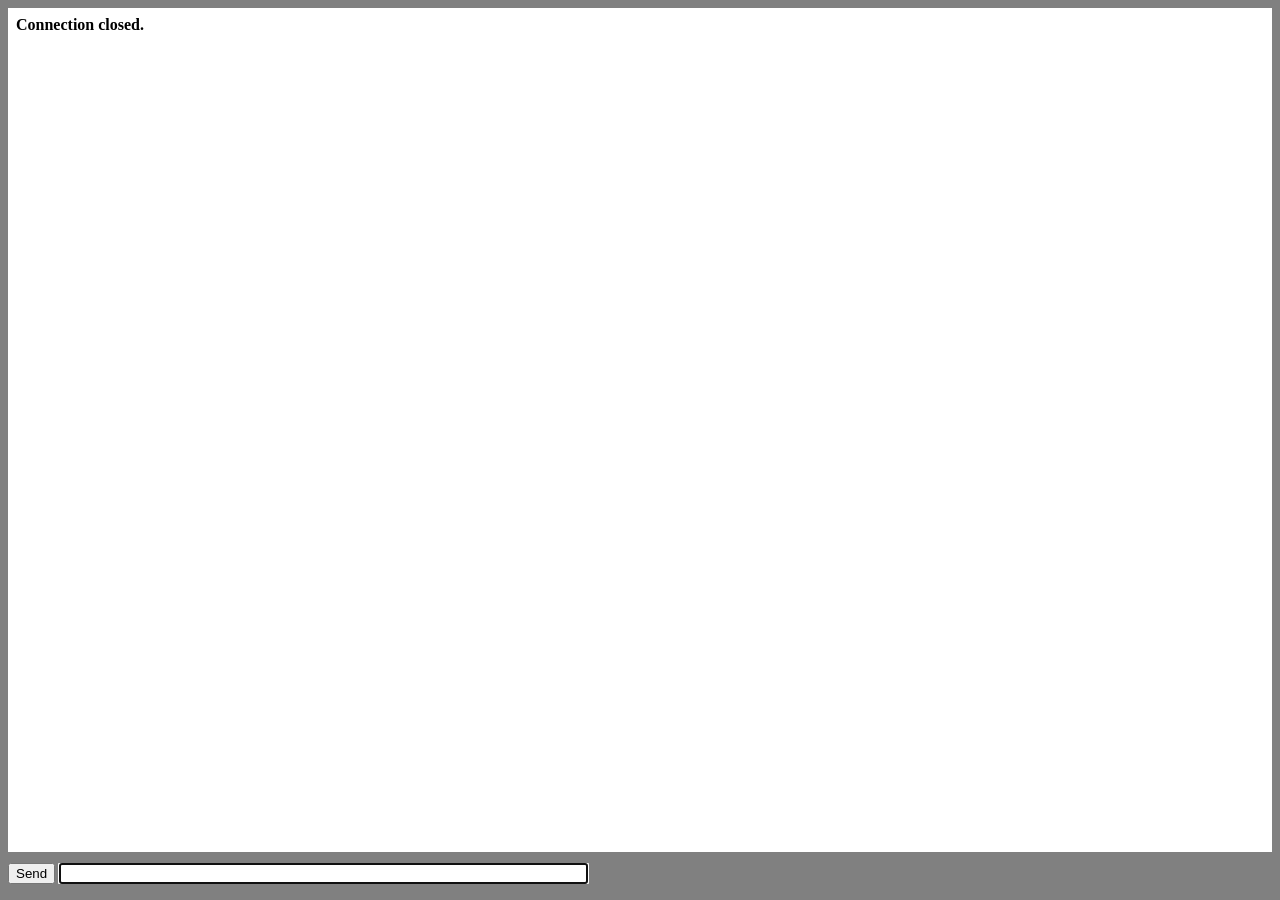
<file: template/index.html>
<!DOCTYPE html>
<html lang="en">

<head>
    <title>Chat Example</title>
    <script type="text/javascript">
        window.onload = function () {
            var conn;
            var msg = document.getElementById("msg");
            var log = document.getElementById("log");

            function appendLog(item) {
                var doScroll = log.scrollTop > log.scrollHeight - log.clientHeight - 1;
                log.appendChild(item);
                if (doScroll) {
                    log.scrollTop = log.scrollHeight - log.clientHeight;
                }
            }

            document.getElementById("form").onsubmit = function () {
                if (!conn) {
                    return false;
                }
                if (!msg.value) {
                    return false;
                }
                conn.send(msg.value);
                msg.value = "";
                return false;
            };

            if (window["WebSocket"]) {
                conn = new WebSocket("ws://" + document.location.host + "/ws");
                conn.onclose = function (evt) {
                    var item = document.createElement("div");
                    item.innerHTML = "<b>Connection closed.</b>";
                    appendLog(item);
                };
                conn.onmessage = function (evt) {
                    var messages = evt.data.split('\n');
                    for (var i = 0; i < messages.length; i++) {
                        var item = document.createElement("div");
                        item.innerText = messages[i];
                        appendLog(item);
                    }
                };
            } else {
                var item = document.createElement("div");
                item.innerHTML = "<b>Your browser does not support WebSockets.</b>";
                appendLog(item);
            }
        };
    </script>
    <style type="text/css">
        html {
            overflow: hidden;
        }

        body {
            overflow: hidden;
            padding: 0;
            margin: 0;
            width: 100%;
            height: 100%;
            background: gray;
        }

        #log {
            background: white;
            margin: 0;
            padding: 0.5em 0.5em 0.5em 0.5em;
            position: absolute;
            top: 0.5em;
            left: 0.5em;
            right: 0.5em;
            bottom: 3em;
            overflow: auto;
        }

        #form {
            padding: 0 0.5em 0 0.5em;
            margin: 0;
            position: absolute;
            bottom: 1em;
            left: 0px;
            width: 100%;
            overflow: hidden;
        }
    </style>
</head>

<body>
    <div id="log"></div>
    <form id="form">
        <input type="submit" value="Send" />
        <input type="text" id="msg" size="64" autofocus />
    </form>
</body>

</html>
</file>
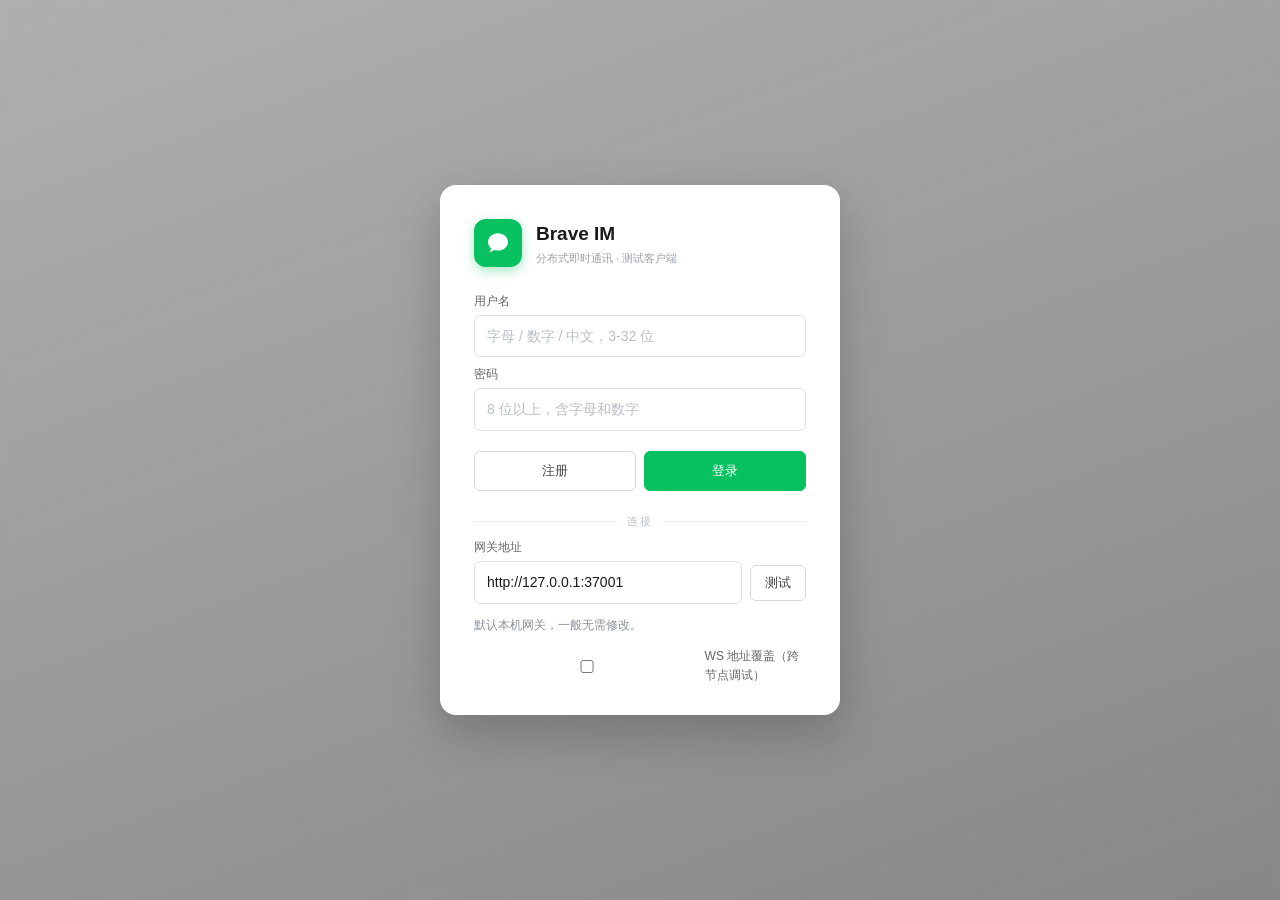
<file: web/index.html>
<!doctype html>
<html lang="zh-CN">
<head>
<meta charset="utf-8"/>
<meta name="viewport" content="width=device-width,initial-scale=1"/>
<title>Brave IM</title>
<link rel="stylesheet" href="style.css"/>
</head>
<body>

<!-- ============ 登录 / 设置（全屏覆盖层，登录成功后隐藏；点导航"设置"再次唤出） ============ -->
<div id="settings-view" class="view">
  <button id="btn-close-settings" class="close-x hidden" title="返回">&#10005;</button>
  <div class="auth-card">
    <div class="auth-brand">
      <span class="logo"><svg viewBox="0 0 24 24" width="26" height="26" fill="currentColor"><path d="M12 3C6.9 3 2.8 6.6 2.8 11c0 2.3 1.1 4.3 2.9 5.8-.1 1-.5 2.3-1.6 3.5 1.9-.2 3.4-1 4.4-1.8 1.1.3 2.3.5 3.5.5 5.1 0 9.2-3.6 9.2-8S17.1 3 12 3z"/></svg></span>
      <div>
        <div class="brand-name">Brave IM</div>
        <div class="brand-sub">分布式即时通讯 · 测试客户端</div>
      </div>
    </div>

    <div class="field">
      <label for="acct-user">用户名</label>
      <input id="acct-user" placeholder="字母 / 数字 / 中文，3-32 位"/>
    </div>
    <div class="field">
      <label for="acct-pass">密码</label>
      <input id="acct-pass" type="password" placeholder="8 位以上，含字母和数字"/>
    </div>
    <div class="row auth-btns">
      <button id="btn-register">注册</button>
      <button id="btn-login" class="primary">登录</button>
    </div>
    <p id="acct-result" class="muted center"></p>

    <div class="auth-divider"><span>连接</span></div>
    <div class="field compact">
      <label for="gw-input">网关地址</label>
      <div class="row">
        <input id="gw-input" placeholder="http://127.0.0.1:37001"/>
        <button id="btn-test-gw">测试</button>
      </div>
      <p id="gw-test-result" class="muted">默认本机网关，一般无需修改。</p>
    </div>
    <label class="checkbox"><input type="checkbox" id="ws-override-toggle"/> WS 地址覆盖（跨节点调试）</label>
    <label id="ws-override-row" class="checkbox hidden">WS 地址 <input id="ws-override-input" placeholder="127.0.0.1:37002"/></label>
  </div>
</div>

<!-- ============ 主界面：导航 64px ｜ 列表 300px ｜ 内容自适应 ============ -->
<div id="app-view" class="app hidden">

  <!-- 第一栏：深色导航（聊天 / 通讯录 / 朋友圈 / 设置） -->
  <nav class="dock">
    <div class="dock-me" id="whoami" title="未登录"><span id="ws-dot" class="ws-dot off" title="连接状态"></span></div>
    <div class="dock-sep"></div>
    <button data-tab="chat" class="tab active" title="聊天">
      <svg viewBox="0 0 24 24" width="22" height="22" fill="currentColor"><path d="M12 3C6.9 3 2.8 6.6 2.8 11c0 2.3 1.1 4.3 2.9 5.8-.1 1-.5 2.3-1.6 3.5 1.9-.2 3.4-1 4.4-1.8 1.1.3 2.3.5 3.5.5 5.1 0 9.2-3.6 9.2-8S17.1 3 12 3z"/></svg>
    </button>
    <button data-tab="contacts" class="tab" title="通讯录">
      <svg viewBox="0 0 24 24" width="22" height="22" fill="none" stroke="currentColor" stroke-width="2" stroke-linecap="round"><circle cx="9" cy="8" r="3.4"/><path d="M2.8 19c.9-3 3.3-4.6 6.2-4.6s5.3 1.6 6.2 4.6"/><circle cx="17" cy="9.4" r="2.6"/><path d="M15.6 14.6c2.8.2 4.8 1.7 5.6 4.4"/></svg>
    </button>
    <button data-tab="feed" class="tab" title="朋友圈">
      <svg viewBox="0 0 24 24" width="21" height="21" fill="none" stroke="currentColor" stroke-width="2"><circle cx="12" cy="12" r="9"/><circle cx="12" cy="12" r="3.5"/></svg>
    </button>
    <div class="dock-flex"></div>
    <button data-tab="settings" class="tab" title="设置 / 切换账号">
      <svg viewBox="0 0 24 24" width="21" height="21" fill="none" stroke="currentColor" stroke-width="2" stroke-linecap="round"><line x1="4" y1="7" x2="20" y2="7"/><circle cx="9" cy="7" r="2.4" fill="#2E2E2E"/><line x1="4" y1="17" x2="20" y2="17"/><circle cx="15" cy="17" r="2.4" fill="#2E2E2E"/></svg>
    </button>
  </nav>

  <!-- 聊天：统一会话列表（单聊 + 群聊同级） -->
  <section id="tab-chat" class="tabpane">
    <div class="side">
      <div class="side-head row-head">聊天
        <button id="btn-new-group" class="mini" title="发起群聊（以当前聊天对象为初始成员）">＋ 群聊</button>
      </div>
      <div id="group-create-row" class="row side-row hidden">
        <input id="group-name-input" placeholder="群名"/>
        <button id="btn-create-group">创建</button>
      </div>
      <div class="row side-row"><input id="chat-search" placeholder="搜索用户名"/><button id="btn-search-users">找用户</button></div>
      <ul id="user-list" class="list add-list"></ul>
      <div class="side-head side-sub">会话</div>
      <ul id="session-list" class="list"></ul>
    </div>
    <div class="main">
      <div id="conv-title" class="pane-title">选择一个会话开始聊天</div>
      <div id="chat-log" class="log"></div>
      <div class="composer">
        <div id="chat-resize" class="resize-handle" title="拖动调整输入框高度"><span></span></div>
        <textarea id="chat-input" rows="2" placeholder="输入消息，Enter 发送，Shift+Enter 换行；群里输入 @所有人 或 @all 可通知全员"></textarea>
      </div>
    </div>
  </section>

  <!-- 通讯录：好友列表 + 搜索加好友 -->
  <section id="tab-contacts" class="tabpane hidden">
    <div class="side">
      <div class="side-head">通讯录</div>
      <div class="row side-row"><input id="contact-search" placeholder="搜索好友"/><button id="btn-search-users2">找用户</button></div>
      <div class="side-head side-sub">好友</div>
      <ul id="friend-list" class="list"></ul>
    </div>
    <main class="main">
      <div class="pane-title">选择好友开始聊天</div>
      <div id="contact-detail" class="center-holder muted">在左侧选择好友，或用上方搜索添加新朋友。</div>
    </main>
  </section>

  <!-- 朋友圈 -->
  <section id="tab-feed" class="tabpane hidden">
    <div class="side">
      <div class="side-head">朋友圈</div>
      <textarea id="post-text" placeholder="发点什么…（≤2000 字）"></textarea>
      <button id="btn-publish" class="primary block">发布</button>
    </div>
    <div class="main feed-main">
      <div class="pane-title">动态</div>
      <div id="feed-list" class="feed-scroll"></div>
      <div class="feed-more"><button id="btn-feed-more">加载更多</button></div>
    </div>
  </section>

</div>
<script src="app.js"></script>
</body>
</html>
</file>
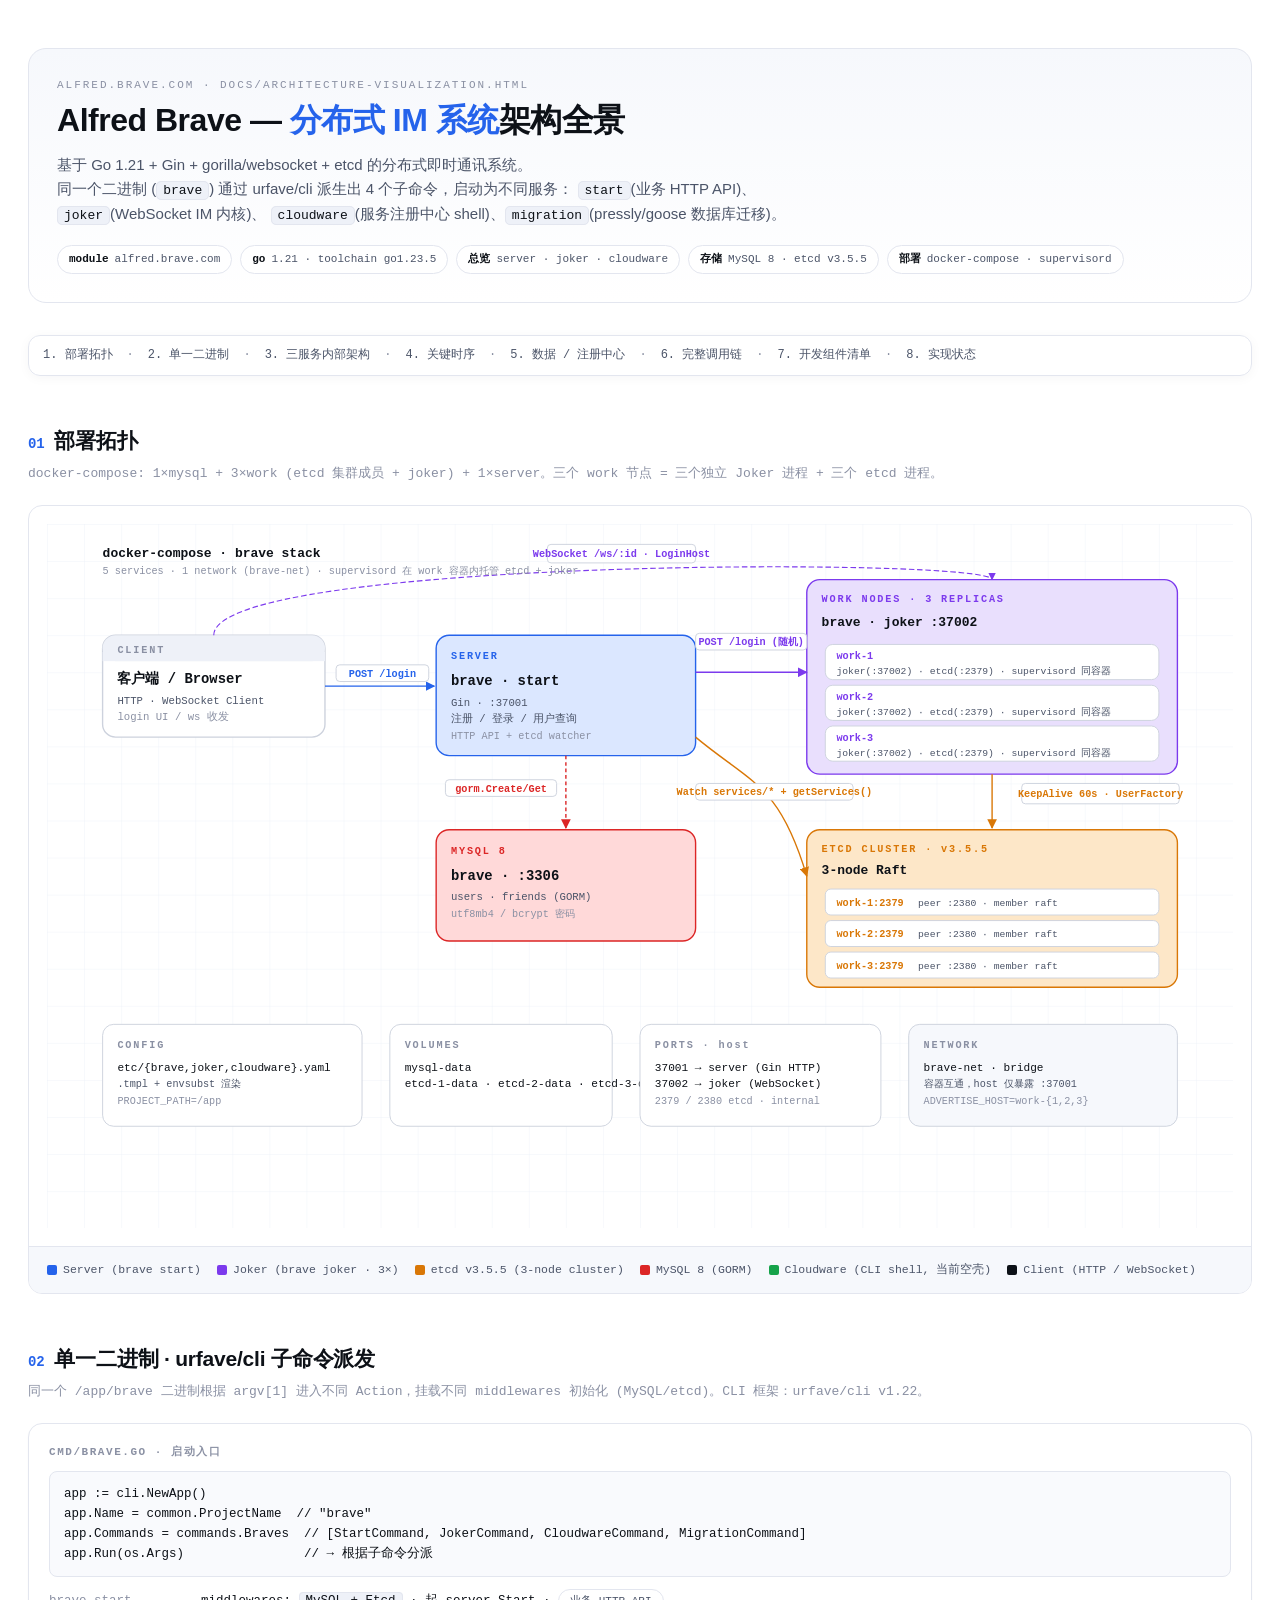
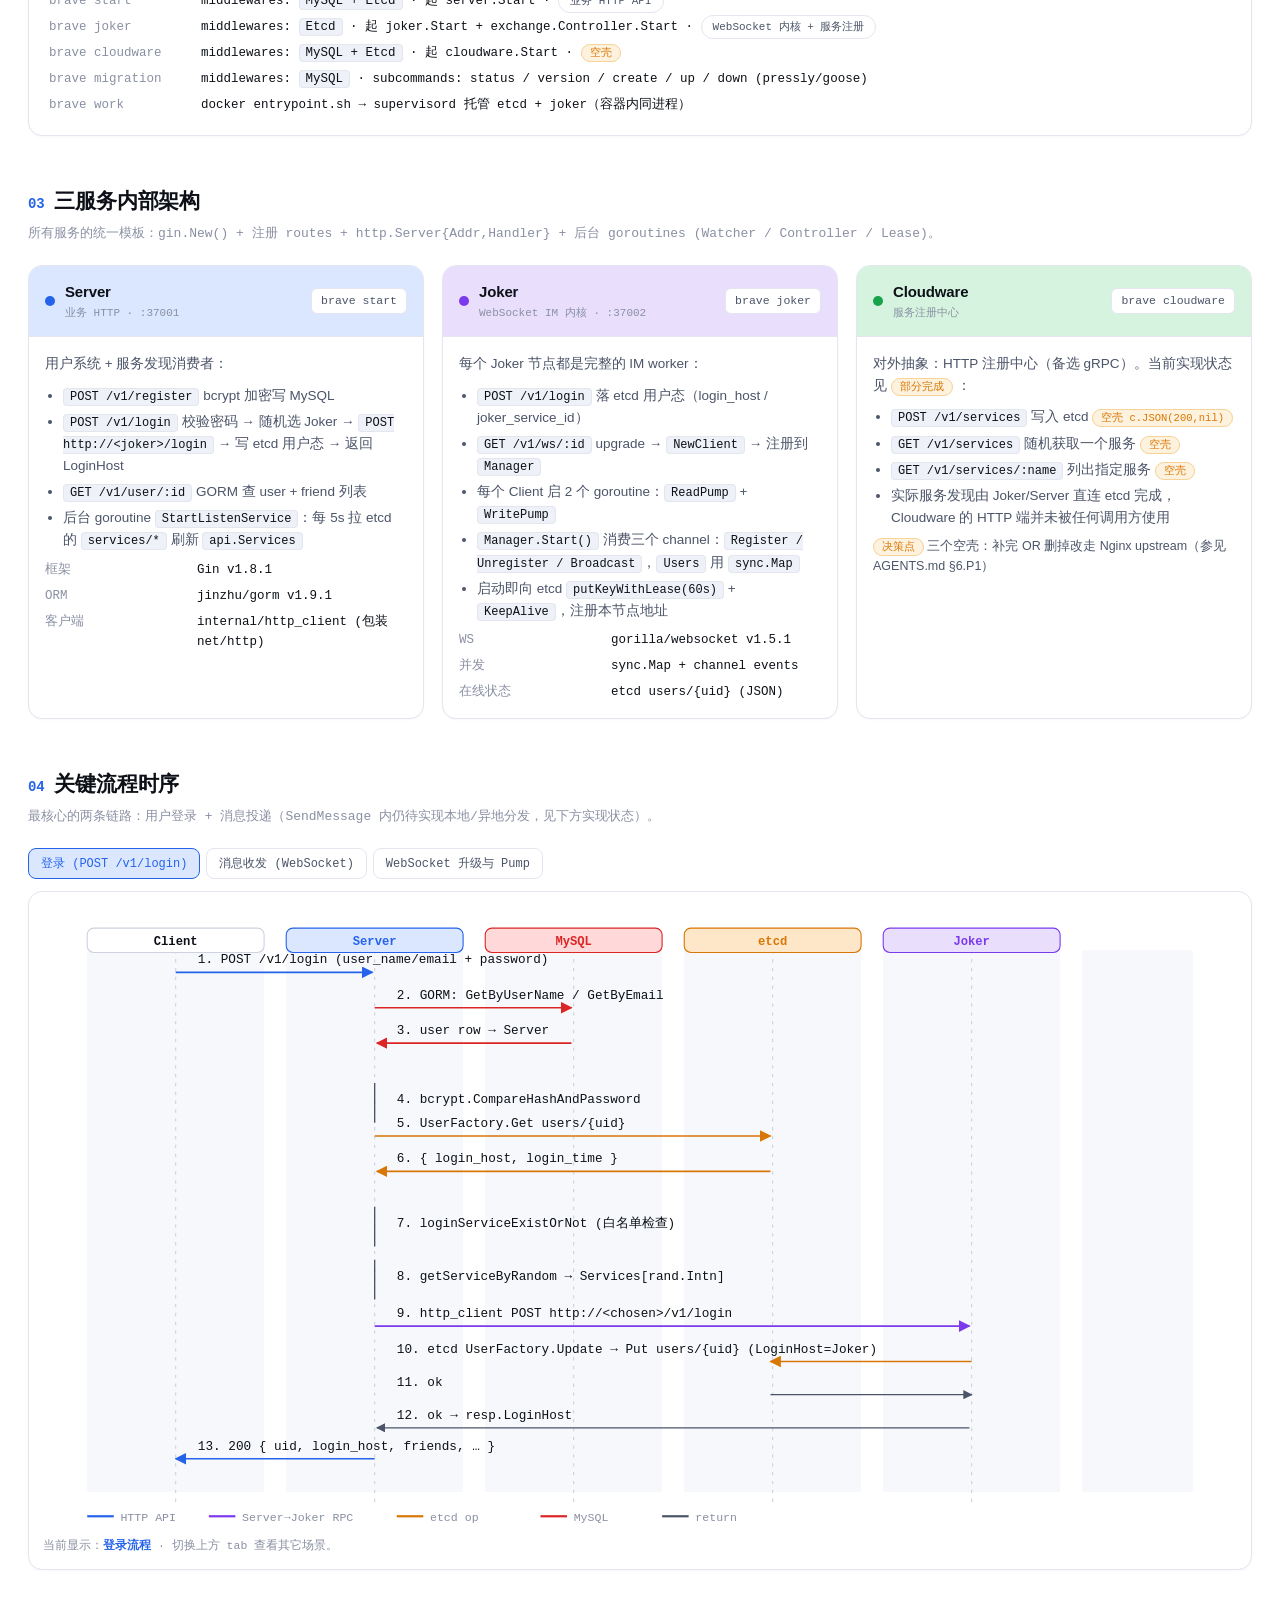
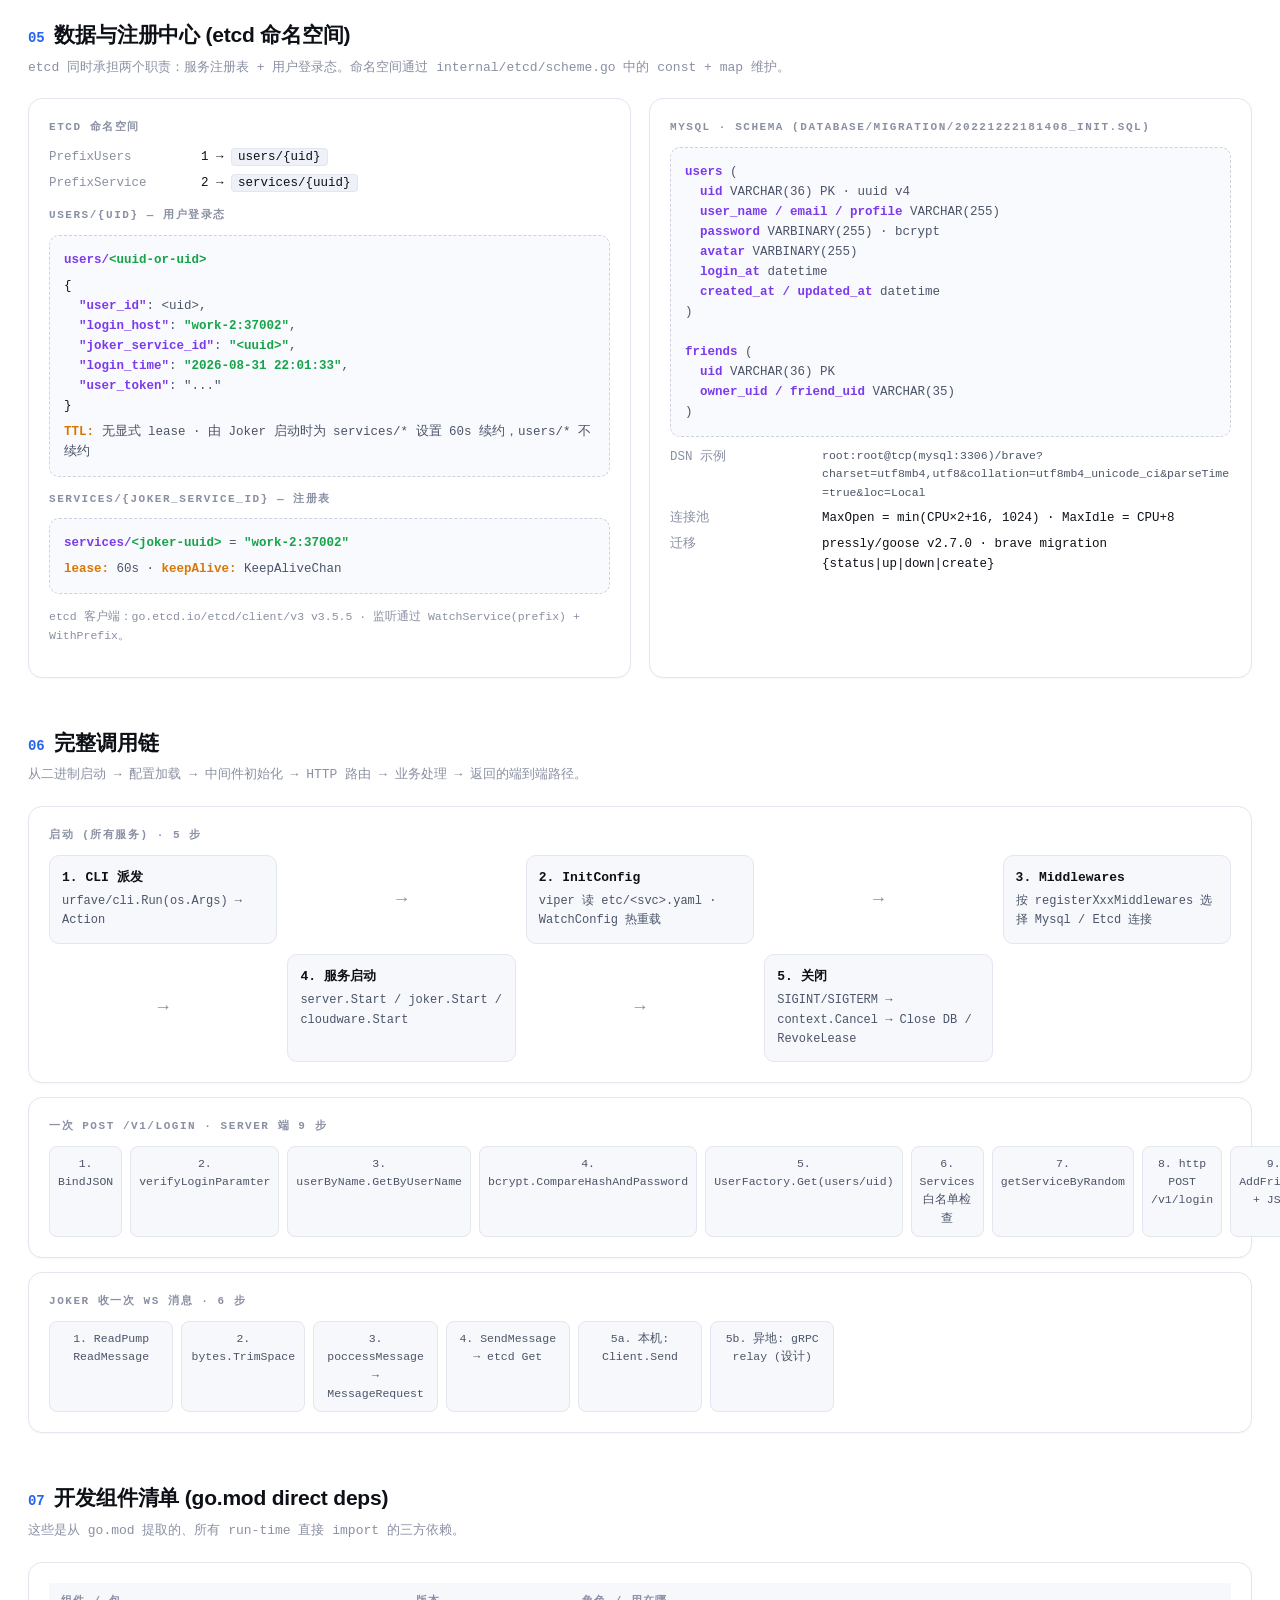
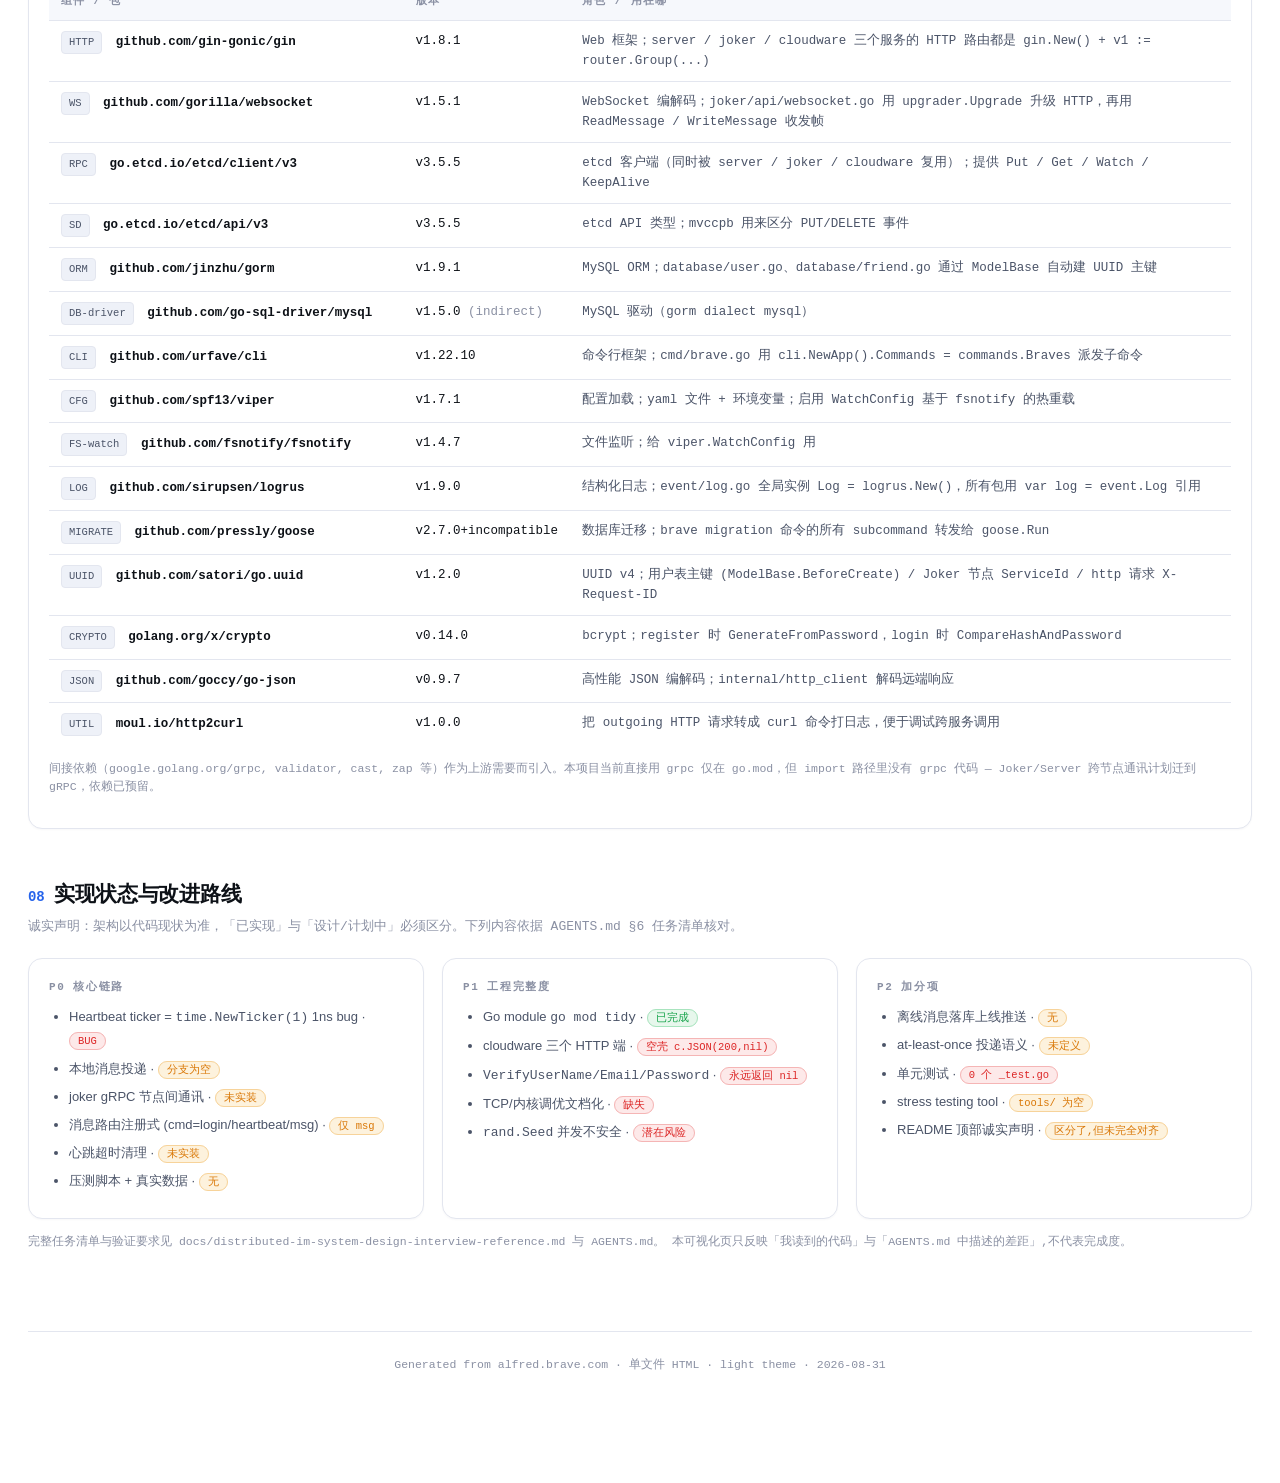
<file: docs/architecture-visualization.html>
<!doctype html>
<html lang="zh-CN">
<head>
<meta charset="utf-8" />
<meta name="viewport" content="width=device-width,initial-scale=1" />
<title>Alfred Brave · 系统架构可视化</title>
<style>
  /* ============== light design tokens ============== */
  :root{
    --bg:#ffffff;
    --bg-2:#f6f8fc;
    --bg-3:#eef1f8;
    --bg-soft:#f9fafd;
    --line:#e3e6ef;
    --line-2:#cdd2dd;
    --ink:#0d1117;
    --ink-2:#4b5468;
    --ink-3:#8a90a3;
    --accent:#2563eb;
    --accent-2:#7c3aed;
    --good:#16a34a;
    --warn:#d97706;
    --bad:#dc2626;
    --server:#2563eb;
    --server-soft:#dbe7ff;
    --joker:#7c3aed;
    --joker-soft:#e9dffd;
    --cloud:#16a34a;
    --cloud-soft:#d5f3df;
    --etcd:#d97706;
    --etcd-soft:#fde7c8;
    --db:#dc2626;
    --db-soft:#ffd9d9;
    --mono: ui-monospace, SFMono-Regular, "JetBrains Mono", Menlo, Consolas, "Courier New", monospace;
    --sans: "Inter", -apple-system, BlinkMacSystemFont, "Segoe UI", "PingFang SC", "Microsoft YaHei", "Helvetica Neue", Arial, sans-serif;
  }
  *{box-sizing:border-box}
  html,body{margin:0;padding:0;background:var(--bg);color:var(--ink);font-family:var(--sans);font-size:14px;line-height:1.6;-webkit-font-smoothing:antialiased}
  a{color:var(--accent);text-decoration:none}
  a:hover{text-decoration:underline}
  ::selection{background:#cfe0ff;color:var(--ink)}

  /* ============== layout ============== */
  .wrap{max-width:1280px;margin:0 auto;padding:48px 28px 96px}
  header.hero{margin-bottom:32px;padding:28px;background:linear-gradient(180deg,var(--bg-2),var(--bg));border:1px solid var(--line);border-radius:18px}
  .eyebrow{font-family:var(--mono);font-size:11px;letter-spacing:.18em;color:var(--ink-3);text-transform:uppercase}
  h1{font-size:32px;line-height:1.2;margin:6px 0 14px;font-weight:700;letter-spacing:-.015em;color:var(--ink)}
  h1 .accent{color:var(--accent)}
  .lede{color:var(--ink-2);max-width:820px;font-size:15px;margin:0 0 6px}
  .lede code{font-family:var(--mono);font-size:13px;background:var(--bg-3);border:1px solid var(--line);padding:1px 6px;border-radius:5px;color:var(--ink)}
  .meta-row{display:flex;flex-wrap:wrap;gap:8px;margin-top:18px}
  .chip{font-family:var(--mono);font-size:11px;color:var(--ink-2);background:#fff;border:1px solid var(--line);padding:5px 11px;border-radius:999px}
  .chip b{color:var(--ink);font-weight:600;margin-right:6px}

  nav.toc{position:sticky;top:18px;z-index:5;background:rgba(255,255,255,.86);backdrop-filter:blur(8px);border:1px solid var(--line);border-radius:12px;padding:10px 14px;margin:24px 0 32px;display:flex;flex-wrap:wrap;gap:6px 14px;font-family:var(--mono);font-size:12px;color:var(--ink-2);box-shadow:0 2px 12px rgba(20,30,60,.04)}
  nav.toc a{color:var(--ink-2)}
  nav.toc a:hover{color:var(--accent);text-decoration:none}
  nav.toc .sep{color:var(--ink-3)}

  section{margin:48px 0;scroll-margin-top:80px}
  h2{font-size:21px;font-weight:700;margin:0 0 6px;letter-spacing:-.01em;color:var(--ink)}
  h2 .num{font-family:var(--mono);color:var(--accent);margin-right:10px;font-size:14px;font-weight:600}
  .sub{color:var(--ink-3);font-size:13px;margin-bottom:20px;font-family:var(--mono)}

  .card{background:#fff;border:1px solid var(--line);border-radius:14px;padding:20px;box-shadow:0 1px 2px rgba(20,30,60,.03)}
  .grid{display:grid;gap:18px}
  .grid.cols-2{grid-template-columns:repeat(auto-fit,minmax(360px,1fr))}
  .grid.cols-3{grid-template-columns:repeat(auto-fit,minmax(280px,1fr))}
  .grid.cols-4{grid-template-columns:repeat(auto-fit,minmax(220px,1fr))}

  .label{font-family:var(--mono);font-size:11px;color:var(--ink-3);text-transform:uppercase;letter-spacing:.14em;margin-bottom:10px;font-weight:600}
  .kv{display:grid;grid-template-columns:140px 1fr;gap:6px 12px;font-family:var(--mono);font-size:12.5px}
  .kv .k{color:var(--ink-3)}
  .kv .v{color:var(--ink);word-break:break-word}
  .kv .v code{background:var(--bg-3);padding:1px 6px;border-radius:4px;border:1px solid var(--line);font-family:var(--mono)}

  /* ============== topology ============== */
  .topo{background:#fff;border:1px solid var(--line);border-radius:14px;padding:0;overflow:hidden}
  .topo-inner{padding:18px;overflow:auto}
  .topo svg{display:block;margin:0 auto;max-width:100%;height:auto}
  .legend{display:flex;flex-wrap:wrap;gap:10px 16px;padding:14px 18px;border-top:1px solid var(--line);background:var(--bg-2);font-family:var(--mono);font-size:11.5px;color:var(--ink-2)}
  .legend i{display:inline-block;width:10px;height:10px;border-radius:2px;margin-right:6px;vertical-align:middle}

  /* ============== service cards ============== */
  .svc{position:relative;border:1px solid var(--line);border-radius:14px;background:#fff;padding:0;overflow:hidden;box-shadow:0 1px 2px rgba(20,30,60,.03)}
  .svc .head{display:flex;align-items:center;justify-content:space-between;padding:14px 16px;border-bottom:1px solid var(--line);background:var(--bg-2)}
  .svc .head .ttl{display:flex;align-items:center;gap:10px}
  .svc .head .ttl .dot{width:10px;height:10px;border-radius:999px;background:var(--accent)}
  .svc .head .ttl h3{margin:0;font-size:15px;font-weight:700;letter-spacing:-.01em;color:var(--ink)}
  .svc .head .ttl small{font-family:var(--mono);color:var(--ink-3);font-size:11px;display:block;margin-top:1px}
  .svc .head .cmd{font-family:var(--mono);font-size:11.5px;color:var(--ink-2);background:#fff;border:1px solid var(--line);padding:3px 9px;border-radius:6px}
  .svc .body{padding:16px}
  .svc .body p{margin:0 0 10px;color:var(--ink-2);font-size:13.5px}
  .svc .body ul{margin:0;padding-left:18px;color:var(--ink-2);font-size:13.5px}
  .svc .body li{margin:4px 0}
  .svc .body code{font-family:var(--mono);font-size:12px;background:var(--bg-3);border:1px solid var(--line);padding:1px 6px;border-radius:4px;color:var(--ink)}

  .role-server .head{background:var(--server-soft)}
  .role-joker  .head{background:var(--joker-soft)}
  .role-cloud  .head{background:var(--cloud-soft)}
  .role-etcd   .head{background:var(--etcd-soft)}
  .role-db     .head{background:var(--db-soft)}
  .role-server .head .ttl .dot{background:var(--server)}
  .role-joker  .head .ttl .dot{background:var(--joker)}
  .role-cloud  .head .ttl .dot{background:var(--cloud)}
  .role-etcd   .head .ttl .dot{background:var(--etcd)}
  .role-db     .head .ttl .dot{background:var(--db)}

  /* ============== sequence diagram ============== */
  .seq-wrap{border:1px solid var(--line);border-radius:14px;background:#fff;padding:14px;overflow:auto;box-shadow:0 1px 2px rgba(20,30,60,.03)}
  .seq-wrap svg{display:block;margin:0 auto;max-width:100%;height:auto}
  .seq-tabs{display:flex;gap:6px;margin-bottom:12px;flex-wrap:wrap}
  .seq-tabs button{font-family:var(--mono);font-size:12px;background:#fff;border:1px solid var(--line);color:var(--ink-2);padding:6px 12px;border-radius:8px;cursor:pointer;transition:.15s}
  .seq-tabs button:hover{border-color:var(--accent);color:var(--ink)}
  .seq-tabs button.active{color:var(--accent);border-color:var(--accent);background:var(--server-soft)}
  .seq-note{margin-top:12px;font-family:var(--mono);font-size:11.5px;color:var(--ink-3)}
  .seq-note b{color:var(--accent)}

  /* ============== libs table ============== */
  table.libs{width:100%;border-collapse:collapse;font-family:var(--mono);font-size:12.5px}
  table.libs th,table.libs td{padding:10px 12px;text-align:left;border-bottom:1px solid var(--line);vertical-align:top}
  table.libs th{color:var(--ink-3);font-weight:600;font-size:11px;letter-spacing:.12em;text-transform:uppercase;background:var(--bg-2)}
  table.libs td.l{color:var(--ink);white-space:nowrap;font-weight:600}
  table.libs td.r{color:var(--ink-2)}
  table.libs tr:last-child td{border-bottom:none}
  table.libs tr:hover td{background:var(--bg-soft)}
  table.libs td .tag{display:inline-block;font-size:10.5px;padding:2px 7px;border-radius:4px;background:var(--bg-3);border:1px solid var(--line);color:var(--ink-2);margin-right:6px;font-weight:500}

  /* ============== flow cards ============== */
  .flow{display:grid;grid-template-columns:repeat(5,1fr);gap:10px;margin-top:6px}
  .flow .step{background:var(--bg-2);border:1px solid var(--line);border-radius:10px;padding:12px;font-family:var(--mono);font-size:12px;color:var(--ink-2)}
  .flow .step b{color:var(--ink);display:block;font-size:13px;margin-bottom:4px;font-weight:700}
  .flow .arrow{display:flex;align-items:center;justify-content:center;color:var(--ink-3);font-family:var(--mono);font-size:18px}
  .flow-row{display:grid;grid-template-columns:repeat(9,1fr);gap:8px;margin-top:10px}
  .flow-row .step{background:var(--bg-2);border:1px solid var(--line);border-radius:8px;padding:8px;font-family:var(--mono);font-size:11.5px;color:var(--ink-2);text-align:center;font-weight:500}

  @media(max-width:780px){
    .flow,.flow-row{grid-template-columns:1fr 1fr}
    .grid.cols-3,.grid.cols-4{grid-template-columns:1fr 1fr}
    h1{font-size:26px}
  }

  /* ============== etcd schema ============== */
  .kv-box{background:var(--bg-soft);border:1px dashed var(--line-2);border-radius:10px;padding:14px;font-family:var(--mono);font-size:12.5px;color:var(--ink-2)}
  .kv-box .key{color:var(--accent-2);font-weight:600}
  .kv-box .val{color:var(--good);font-weight:600}
  .kv-box .ttl{color:var(--warn);font-weight:600}

  .badge-status{font-family:var(--mono);font-size:10.5px;padding:2px 8px;border-radius:999px;border:1px solid var(--line);background:#fff;color:var(--ink-3);font-weight:500}
  .badge-status.done{color:var(--good);border-color:#a8e4be;background:#e7f7ec}
  .badge-status.partial{color:var(--warn);border-color:#f7d39a;background:#fdf2dd}
  .badge-status.bug{color:var(--bad);border-color:#f5b5b5;background:#fde9e9}

  .footnote{color:var(--ink-3);font-family:var(--mono);font-size:11.5px;margin-top:14px}
  footer{margin-top:80px;color:var(--ink-3);font-family:var(--mono);font-size:11.5px;text-align:center;padding-top:24px;border-top:1px solid var(--line)}
  pre{margin:0;font-family:var(--mono);font-size:12.5px;background:var(--bg-soft);border:1px solid var(--line);padding:12px 14px;border-radius:8px;color:var(--ink);overflow:auto}

  ul.checklist{margin:0;padding-left:20px;color:var(--ink-2);font-size:13px;line-height:1.7}
  ul.checklist li{margin:6px 0}
</style>
</head>
<body>
<div class="wrap">

  <header class="hero">
    <div class="eyebrow">alfred.brave.com · docs/architecture-visualization.html</div>
    <h1>Alfred Brave — <span class="accent">分布式 IM 系统</span>架构全景</h1>
    <p class="lede">
      基于 Go 1.21 + Gin + gorilla/websocket + etcd 的分布式即时通讯系统。<br>
      同一个二进制 (<code>brave</code>) 通过 urfave/cli 派生出 4 个子命令，启动为不同服务：
      <code>start</code>(业务 HTTP API)、<code>joker</code>(WebSocket IM 内核)、
      <code>cloudware</code>(服务注册中心 shell)、<code>migration</code>(pressly/goose 数据库迁移)。
    </p>
    <div class="meta-row">
      <span class="chip"><b>module</b>alfred.brave.com</span>
      <span class="chip"><b>go</b>1.21 · toolchain go1.23.5</span>
      <span class="chip"><b>总览</b>server · joker · cloudware</span>
      <span class="chip"><b>存储</b>MySQL 8 · etcd v3.5.5</span>
      <span class="chip"><b>部署</b>docker-compose · supervisord</span>
    </div>
  </header>

  <nav class="toc">
    <a href="#topology">1. 部署拓扑</a><span class="sep">·</span>
    <a href="#bin">2. 单一二进制</a><span class="sep">·</span>
    <a href="#services">3. 三服务内部架构</a><span class="sep">·</span>
    <a href="#sequence">4. 关键时序</a><span class="sep">·</span>
    <a href="#storage">5. 数据 / 注册中心</a><span class="sep">·</span>
    <a href="#flow">6. 完整调用链</a><span class="sep">·</span>
    <a href="#libs">7. 开发组件清单</a><span class="sep">·</span>
    <a href="#status">8. 实现状态</a>
  </nav>

  <!-- ===================== 1. topology (rewritten) ===================== -->
  <section id="topology">
    <h2><span class="num">01</span>部署拓扑</h2>
    <div class="sub">docker-compose: 1×mysql + 3×work (etcd 集群成员 + joker) + 1×server。三个 work 节点 = 三个独立 Joker 进程 + 三个 etcd 进程。</div>
    <div class="topo">
      <div class="topo-inner">
        <svg viewBox="0 0 1280 760" xmlns="http://www.w3.org/2000/svg" font-family="ui-monospace,Menlo,monospace">

          <defs>
            <marker id="arr-ink" viewBox="0 0 10 10" refX="9" refY="5" markerWidth="7" markerHeight="7" orient="auto-start-reverse"><path d="M0,0 L10,5 L0,10 z" fill="#4b5468"/></marker>
            <marker id="arr-acc" viewBox="0 0 10 10" refX="9" refY="5" markerWidth="7" markerHeight="7" orient="auto-start-reverse"><path d="M0,0 L10,5 L0,10 z" fill="#2563eb"/></marker>
            <marker id="arr-jok" viewBox="0 0 10 10" refX="9" refY="5" markerWidth="7" markerHeight="7" orient="auto-start-reverse"><path d="M0,0 L10,5 L0,10 z" fill="#7c3aed"/></marker>
            <marker id="arr-etd" viewBox="0 0 10 10" refX="9" refY="5" markerWidth="7" markerHeight="7" orient="auto-start-reverse"><path d="M0,0 L10,5 L0,10 z" fill="#d97706"/></marker>
            <marker id="arr-dbr" viewBox="0 0 10 10" refX="9" refY="5" markerWidth="7" markerHeight="7" orient="auto-start-reverse"><path d="M0,0 L10,5 L0,10 z" fill="#dc2626"/></marker>
            <pattern id="grid" width="40" height="40" patternUnits="userSpaceOnUse">
              <path d="M 40 0 L 0 0 0 40" fill="none" stroke="#eef1f8" stroke-width="1"/>
            </pattern>
          </defs>

          <!-- background grid -->
          <rect width="1280" height="760" fill="url(#grid)"/>

          <!-- ============ NODES (5 main cards) ============ -->
          <!-- Client -->
          <g>
            <rect x="60" y="120" width="240" height="110" rx="14" fill="#fff" stroke="#cdd2dd" stroke-width="1.5"/>
            <rect x="60" y="120" width="240" height="28" rx="14" fill="#eef1f8"/>
            <rect x="60" y="138" width="240" height="10" fill="#eef1f8"/>
            <text x="76" y="139" font-size="11" fill="#8a90a3" font-weight="600" letter-spacing="2">CLIENT</text>
            <text x="76" y="172" font-size="15" fill="#0d1117" font-weight="700">客户端 / Browser</text>
            <text x="76" y="194" font-size="11.5" fill="#4b5468">HTTP · WebSocket Client</text>
            <text x="76" y="212" font-size="11.5" fill="#8a90a3">login UI / ws 收发</text>
          </g>

          <!-- Server -->
          <g>
            <rect x="420" y="120" width="280" height="130" rx="14" fill="#dbe7ff" stroke="#2563eb" stroke-width="1.5"/>
            <text x="436" y="146" font-size="11" fill="#2563eb" font-weight="600" letter-spacing="2">SERVER</text>
            <text x="436" y="174" font-size="15" fill="#0d1117" font-weight="700">brave · start</text>
            <text x="436" y="196" font-size="11.5" fill="#4b5468">Gin · :37001</text>
            <text x="436" y="214" font-size="11.5" fill="#4b5468">注册 / 登录 / 用户查询</text>
            <text x="436" y="232" font-size="11" fill="#8a90a3">HTTP API + etcd watcher</text>
          </g>

          <!-- Work Nodes (Joker ×3) -->
          <g>
            <rect x="820" y="60" width="400" height="210" rx="14" fill="#e9dffd" stroke="#7c3aed" stroke-width="1.5"/>
            <text x="836" y="84" font-size="11" fill="#7c3aed" font-weight="600" letter-spacing="2">WORK NODES · 3 REPLICAS</text>
            <text x="836" y="110" font-size="14" fill="#0d1117" font-weight="700">brave · joker :37002</text>

            <!-- 3 inner cards -->
            <g>
              <rect x="840" y="130" width="360" height="38" rx="8" fill="#fff" stroke="#cdd2dd"/>
              <text x="852" y="146" font-size="11" fill="#7c3aed" font-weight="700">work-1</text>
              <text x="852" y="162" font-size="10.5" fill="#4b5468">joker(:37002) · etcd(:2379) · supervisord 同容器</text>
            </g>
            <g>
              <rect x="840" y="174" width="360" height="38" rx="8" fill="#fff" stroke="#cdd2dd"/>
              <text x="852" y="190" font-size="11" fill="#7c3aed" font-weight="700">work-2</text>
              <text x="852" y="206" font-size="10.5" fill="#4b5468">joker(:37002) · etcd(:2379) · supervisord 同容器</text>
            </g>
            <g>
              <rect x="840" y="218" width="360" height="38" rx="8" fill="#fff" stroke="#cdd2dd"/>
              <text x="852" y="234" font-size="11" fill="#7c3aed" font-weight="700">work-3</text>
              <text x="852" y="250" font-size="10.5" fill="#4b5468">joker(:37002) · etcd(:2379) · supervisord 同容器</text>
            </g>
          </g>

          <!-- Etcd Cluster -->
          <g>
            <rect x="820" y="330" width="400" height="170" rx="14" fill="#fde7c8" stroke="#d97706" stroke-width="1.5"/>
            <text x="836" y="354" font-size="11" fill="#d97706" font-weight="600" letter-spacing="2">ETCD CLUSTER · v3.5.5</text>
            <text x="836" y="378" font-size="14" fill="#0d1117" font-weight="700">3-node Raft</text>

            <g>
              <rect x="840" y="394" width="360" height="28" rx="6" fill="#fff" stroke="#cdd2dd"/>
              <text x="852" y="412" font-size="11" fill="#d97706" font-weight="600">work-1:2379</text>
              <text x="940" y="412" font-size="10.5" fill="#4b5468">peer :2380 · member raft</text>
            </g>
            <g>
              <rect x="840" y="428" width="360" height="28" rx="6" fill="#fff" stroke="#cdd2dd"/>
              <text x="852" y="446" font-size="11" fill="#d97706" font-weight="600">work-2:2379</text>
              <text x="940" y="446" font-size="10.5" fill="#4b5468">peer :2380 · member raft</text>
            </g>
            <g>
              <rect x="840" y="462" width="360" height="28" rx="6" fill="#fff" stroke="#cdd2dd"/>
              <text x="852" y="480" font-size="11" fill="#d97706" font-weight="600">work-3:2379</text>
              <text x="940" y="480" font-size="10.5" fill="#4b5468">peer :2380 · member raft</text>
            </g>
          </g>

          <!-- MySQL -->
          <g>
            <rect x="420" y="330" width="280" height="120" rx="14" fill="#ffd9d9" stroke="#dc2626" stroke-width="1.5"/>
            <text x="436" y="356" font-size="11" fill="#dc2626" font-weight="600" letter-spacing="2">MYSQL 8</text>
            <text x="436" y="384" font-size="15" fill="#0d1117" font-weight="700">brave · :3306</text>
            <text x="436" y="406" font-size="11.5" fill="#4b5468">users · friends (GORM)</text>
            <text x="436" y="424" font-size="11" fill="#8a90a3">utf8mb4 / bcrypt 密码</text>
          </g>

          <!-- ============ ARROWS ============ -->

          <!-- A. Client → Server (HTTP login) -->
          <line x1="300" y1="175" x2="418" y2="175" stroke="#2563eb" stroke-width="1.5" marker-end="url(#arr-acc)"/>
          <g>
            <rect x="312" y="152" width="100" height="18" rx="4" fill="#fff" stroke="#cdd2dd"/>
            <text x="362" y="165" font-size="11" fill="#2563eb" font-weight="600" text-anchor="middle">POST /login</text>
          </g>

          <!-- B. Server → Etcd Cluster (Watch services/*) -->
          <path d="M 700 230 C 760 280, 790 280, 820 380" fill="none" stroke="#d97706" stroke-width="1.5" marker-end="url(#arr-etd)"/>
          <g>
            <rect x="700" y="280" width="170" height="18" rx="4" fill="#fff" stroke="#cdd2dd"/>
            <text x="785" y="293" font-size="11" fill="#d97706" font-weight="600" text-anchor="middle">Watch services/* + getServices()</text>
          </g>

          <!-- C. Server → Work Nodes (随机选取 + POST /login) -->
          <path d="M 700 160 C 760 160, 770 160, 820 160" fill="none" stroke="#7c3aed" stroke-width="1.5" marker-end="url(#arr-jok)"/>
          <g>
            <rect x="700" y="118" width="120" height="18" rx="4" fill="#fff" stroke="#cdd2dd"/>
            <text x="760" y="131" font-size="11" fill="#7c3aed" font-weight="600" text-anchor="middle">POST /login (随机)</text>
          </g>

          <!-- D. Joker → Etcd (KeepAlive · putKeyWithLease 60s) -->
          <line x1="1020" y1="270" x2="1020" y2="328" stroke="#d97706" stroke-width="1.5" marker-end="url(#arr-etd)"/>
          <g>
            <rect x="1052" y="280" width="170" height="22" rx="4" fill="#fff" stroke="#cdd2dd"/>
            <text x="1137" y="295" font-size="11" fill="#d97706" font-weight="600" text-anchor="middle">KeepAlive 60s · UserFactory</text>
          </g>

          <!-- E. Server → MySQL (gorm) -->
          <line x1="560" y1="250" x2="560" y2="328" stroke="#dc2626" stroke-width="1.5" stroke-dasharray="4 3" marker-end="url(#arr-dbr)"/>
          <g>
            <rect x="430" y="276" width="120" height="18" rx="4" fill="#fff" stroke="#cdd2dd"/>
            <text x="490" y="289" font-size="11" fill="#dc2626" font-weight="600" text-anchor="middle">gorm.Create/Get</text>
          </g>

          <!-- F. Client → Joker Nodes (WebSocket 长弧, 顶部绕过) -->
          <path d="M 180 120 C 180 36, 1020 36, 1020 60" fill="none" stroke="#7c3aed" stroke-width="1.2" stroke-dasharray="6 3" marker-end="url(#arr-jok)"/>
          <g>
            <rect x="540" y="22" width="160" height="20" rx="4" fill="#fff" stroke="#cdd2dd"/>
            <text x="620" y="36" font-size="11" fill="#7c3aed" font-weight="600" text-anchor="middle">WebSocket /ws/:id · LoginHost</text>
          </g>

          <!-- ============ footer info row ============ -->
          <g>
            <rect x="60" y="540" width="280" height="110" rx="12" fill="#fff" stroke="#cdd2dd"/>
            <text x="76" y="566" font-size="11" fill="#8a90a3" font-weight="600" letter-spacing="2">CONFIG</text>
            <text x="76" y="590" font-size="12" fill="#0d1117">etc/{brave,joker,cloudware}.yaml</text>
            <text x="76" y="608" font-size="11" fill="#4b5468">.tmpl + envsubst 渲染</text>
            <text x="76" y="626" font-size="11" fill="#8a90a3">PROJECT_PATH=/app</text>
          </g>

          <g>
            <rect x="370" y="540" width="240" height="110" rx="12" fill="#fff" stroke="#cdd2dd"/>
            <text x="386" y="566" font-size="11" fill="#8a90a3" font-weight="600" letter-spacing="2">VOLUMES</text>
            <text x="386" y="590" font-size="12" fill="#0d1117">mysql-data</text>
            <text x="386" y="608" font-size="12" fill="#0d1117">etcd-1-data · etcd-2-data · etcd-3-data</text>
          </g>

          <g>
            <rect x="640" y="540" width="260" height="110" rx="12" fill="#fff" stroke="#cdd2dd"/>
            <text x="656" y="566" font-size="11" fill="#8a90a3" font-weight="600" letter-spacing="2">PORTS · host</text>
            <text x="656" y="590" font-size="12" fill="#0d1117">37001 → server (Gin HTTP)</text>
            <text x="656" y="608" font-size="12" fill="#0d1117">37002 → joker (WebSocket)</text>
            <text x="656" y="626" font-size="11" fill="#8a90a3">2379 / 2380 etcd · internal</text>
          </g>

          <g>
            <rect x="930" y="540" width="290" height="110" rx="12" fill="#f6f8fc" stroke="#cdd2dd"/>
            <text x="946" y="566" font-size="11" fill="#8a90a3" font-weight="600" letter-spacing="2">NETWORK</text>
            <text x="946" y="590" font-size="12" fill="#0d1117">brave-net · bridge</text>
            <text x="946" y="608" font-size="11" fill="#4b5468">容器互通，host 仅暴露 :37001</text>
            <text x="946" y="626" font-size="11" fill="#8a90a3">ADVERTISE_HOST=work-{1,2,3}</text>
          </g>

          <!-- title -->
          <text x="60" y="36" font-size="14" fill="#0d1117" font-weight="700">docker-compose · brave stack</text>
          <text x="60" y="54" font-size="11" fill="#8a90a3">5 services · 1 network (brave-net) · supervisord 在 work 容器内托管 etcd + joker</text>

        </svg>
      </div>
      <div class="legend">
        <span><i style="background:#2563eb"></i>Server (brave start)</span>
        <span><i style="background:#7c3aed"></i>Joker (brave joker · 3×)</span>
        <span><i style="background:#d97706"></i>etcd v3.5.5 (3-node cluster)</span>
        <span><i style="background:#dc2626"></i>MySQL 8 (GORM)</span>
        <span><i style="background:#16a34a"></i>Cloudware (CLI shell, 当前空壳)</span>
        <span><i style="background:#0d1117"></i>Client (HTTP / WebSocket)</span>
      </div>
    </div>
  </section>

  <!-- ===================== 2. binary ===================== -->
  <section id="bin">
    <h2><span class="num">02</span>单一二进制 · urfave/cli 子命令派发</h2>
    <div class="sub">同一个 <code>/app/brave</code> 二进制根据 argv[1] 进入不同 Action，挂载不同 middlewares 初始化 (MySQL/etcd)。CLI 框架：urfave/cli v1.22。</div>
    <div class="card">
      <div class="label">cmd/brave.go · 启动入口</div>
<pre>app := cli.NewApp()
app.Name = common.ProjectName  // "brave"
app.Commands = commands.Braves  // [StartCommand, JokerCommand, CloudwareCommand, MigrationCommand]
app.Run(os.Args)                // → 根据子命令分派</pre>
      <div class="kv" style="margin-top:14px">
        <div class="k">brave start</div><div class="v">middlewares: <code>MySQL + Etcd</code> · 起 server.Start · <span class="chip">业务 HTTP API</span></div>
        <div class="k">brave joker</div><div class="v">middlewares: <code>Etcd</code> · 起 joker.Start + exchange.Controller.Start · <span class="chip">WebSocket 内核 + 服务注册</span></div>
        <div class="k">brave cloudware</div><div class="v">middlewares: <code>MySQL + Etcd</code> · 起 cloudware.Start · <span class="badge-status partial">空壳</span></div>
        <div class="k">brave migration</div><div class="v">middlewares: <code>MySQL</code> · subcommands: status / version / create / up / down (pressly/goose)</div>
        <div class="k">brave work</div><div class="v">docker entrypoint.sh → supervisord 托管 etcd + joker（容器内同进程）</div>
      </div>
    </div>
  </section>

  <!-- ===================== 3. services ===================== -->
  <section id="services">
    <h2><span class="num">03</span>三服务内部架构</h2>
    <div class="sub">所有服务的统一模板：<code>gin.New()</code> + 注册 routes + <code>http.Server{Addr,Handler}</code> + 后台 goroutines (Watcher / Controller / Lease)。</div>

    <div class="grid cols-3">

      <!-- server -->
      <div class="svc role-server">
        <div class="head">
          <div class="ttl">
            <span class="dot"></span>
            <div>
              <h3>Server</h3>
              <small>业务 HTTP · :37001</small>
            </div>
          </div>
          <span class="cmd">brave start</span>
        </div>
        <div class="body">
          <p>用户系统 + 服务发现消费者：</p>
          <ul>
            <li><code>POST /v1/register</code> bcrypt 加密写 MySQL</li>
            <li><code>POST /v1/login</code> 校验密码 → 随机选 Joker → <code>POST http://&lt;joker&gt;/login</code> → 写 etcd 用户态 → 返回 LoginHost</li>
            <li><code>GET /v1/user/:id</code> GORM 查 user + friend 列表</li>
            <li>后台 goroutine <code>StartListenService</code>：每 5s 拉 etcd 的 <code>services/*</code> 刷新 <code>api.Services</code></li>
          </ul>
          <div class="kv" style="margin-top:8px">
            <div class="k">框架</div><div class="v">Gin v1.8.1</div>
            <div class="k">ORM</div><div class="v">jinzhu/gorm v1.9.1</div>
            <div class="k">客户端</div><div class="v">internal/http_client (包装 net/http)</div>
          </div>
        </div>
      </div>

      <!-- joker -->
      <div class="svc role-joker">
        <div class="head">
          <div class="ttl">
            <span class="dot"></span>
            <div>
              <h3>Joker</h3>
              <small>WebSocket IM 内核 · :37002</small>
            </div>
          </div>
          <span class="cmd">brave joker</span>
        </div>
        <div class="body">
          <p>每个 Joker 节点都是完整的 IM worker：</p>
          <ul>
            <li><code>POST /v1/login</code> 落 etcd 用户态（login_host / joker_service_id）</li>
            <li><code>GET /v1/ws/:id</code> upgrade → <code>NewClient</code> → 注册到 <code>Manager</code></li>
            <li>每个 Client 启 2 个 goroutine：<code>ReadPump</code> + <code>WritePump</code></li>
            <li><code>Manager.Start()</code> 消费三个 channel：<code>Register / Unregister / Broadcast</code>，<code>Users</code> 用 <code>sync.Map</code></li>
            <li>启动即向 etcd <code>putKeyWithLease(60s)</code> + <code>KeepAlive</code>，注册本节点地址</li>
          </ul>
          <div class="kv" style="margin-top:8px">
            <div class="k">WS</div><div class="v">gorilla/websocket v1.5.1</div>
            <div class="k">并发</div><div class="v">sync.Map + channel events</div>
            <div class="k">在线状态</div><div class="v">etcd users/{uid} (JSON)</div>
          </div>
        </div>
      </div>

      <!-- cloudware -->
      <div class="svc role-cloud">
        <div class="head">
          <div class="ttl">
            <span class="dot"></span>
            <div>
              <h3>Cloudware</h3>
              <small>服务注册中心</small>
            </div>
          </div>
          <span class="cmd">brave cloudware</span>
        </div>
        <div class="body">
          <p>对外抽象：HTTP 注册中心（备选 gRPC）。当前实现状态见 <span class="badge-status partial">部分完成</span> ：</p>
          <ul>
            <li><code>POST /v1/services</code> 写入 etcd <span class="badge-status partial">空壳 c.JSON(200,nil)</span></li>
            <li><code>GET /v1/services</code> 随机获取一个服务 <span class="badge-status partial">空壳</span></li>
            <li><code>GET /v1/services/:name</code> 列出指定服务 <span class="badge-status partial">空壳</span></li>
            <li>实际服务发现由 Joker/Server 直连 etcd 完成，Cloudware 的 HTTP 端并未被任何调用方使用</li>
          </ul>
          <p style="margin-top:8px;font-size:12.5px"><span class="badge-status partial">决策点</span> 三个空壳：补完 OR 删掉改走 Nginx upstream（参见 AGENTS.md §6.P1）</p>
        </div>
      </div>

    </div>
  </section>

  <!-- ===================== 4. sequence ===================== -->
  <section id="sequence">
    <h2><span class="num">04</span>关键流程时序</h2>
    <div class="sub">最核心的两条链路：用户登录 + 消息投递（SendMessage 内仍待实现本地/异地分发，见下方实现状态）。</div>

    <div class="seq-tabs" id="seqTabs">
      <button data-tab="login" class="active">登录 (POST /v1/login)</button>
      <button data-tab="msg">消息收发 (WebSocket)</button>
      <button data-tab="ws">WebSocket 升级与 Pump</button>
    </div>

    <div class="seq-wrap" id="seqWrap">
      <!-- LOGIN -->
      <svg id="seq-login" viewBox="0 0 1080 560" xmlns="http://www.w3.org/2000/svg" font-family="ui-monospace,Menlo,monospace">
        <defs>
          <marker id="la-acc" viewBox="0 0 10 10" refX="9" refY="5" markerWidth="7" markerHeight="7" orient="auto-start-reverse"><path d="M0,0 L10,5 L0,10 z" fill="#2563eb"/></marker>
          <marker id="la-ink" viewBox="0 0 10 10" refX="9" refY="5" markerWidth="7" markerHeight="7" orient="auto-start-reverse"><path d="M0,0 L10,5 L0,10 z" fill="#4b5468"/></marker>
          <marker id="la-dbr" viewBox="0 0 10 10" refX="9" refY="5" markerWidth="7" markerHeight="7" orient="auto-start-reverse"><path d="M0,0 L10,5 L0,10 z" fill="#dc2626"/></marker>
          <marker id="la-etd" viewBox="0 0 10 10" refX="9" refY="5" markerWidth="7" markerHeight="7" orient="auto-start-reverse"><path d="M0,0 L10,5 L0,10 z" fill="#d97706"/></marker>
          <marker id="la-jok" viewBox="0 0 10 10" refX="9" refY="5" markerWidth="7" markerHeight="7" orient="auto-start-reverse"><path d="M0,0 L10,5 L0,10 z" fill="#7c3aed"/></marker>
        </defs>

        <!-- lanes background -->
        <g fill="#f6f8fc" stroke="none">
          <rect x="40"   y="40" width="160" height="490"/>
          <rect x="220"  y="40" width="160" height="490"/>
          <rect x="400"  y="40" width="160" height="490"/>
          <rect x="580"  y="40" width="160" height="490"/>
          <rect x="760"  y="40" width="160" height="490"/>
          <rect x="940"  y="40" width="100" height="490"/>
        </g>

        <!-- lifelines -->
        <g stroke="#cdd2dd" stroke-dasharray="3 5">
          <line x1="120" y1="40" x2="120" y2="540"/>
          <line x1="300" y1="40" x2="300" y2="540"/>
          <line x1="480" y1="40" x2="480" y2="540"/>
          <line x1="660" y1="40" x2="660" y2="540"/>
          <line x1="840" y1="40" x2="840" y2="540"/>
        </g>

        <!-- lane headers -->
        <g font-size="11" font-weight="700" fill="#0d1117">
          <rect x="40"   y="20" width="160" height="22" rx="6" fill="#fff" stroke="#cdd2dd"/>
          <text x="120"  y="35" text-anchor="middle">Client</text>
          <rect x="220"  y="20" width="160" height="22" rx="6" fill="#dbe7ff" stroke="#2563eb"/>
          <text x="300"  y="35" text-anchor="middle" fill="#2563eb">Server</text>
          <rect x="400"  y="20" width="160" height="22" rx="6" fill="#ffd9d9" stroke="#dc2626"/>
          <text x="480"  y="35" text-anchor="middle" fill="#dc2626">MySQL</text>
          <rect x="580"  y="20" width="160" height="22" rx="6" fill="#fde7c8" stroke="#d97706"/>
          <text x="660"  y="35" text-anchor="middle" fill="#d97706">etcd</text>
          <rect x="760"  y="20" width="160" height="22" rx="6" fill="#e9dffd" stroke="#7c3aed"/>
          <text x="840"  y="35" text-anchor="middle" fill="#7c3aed">Joker</text>
        </g>

        <!-- arrows -->
        <g font-size="11.5" fill="#0d1117">
          <line x1="120" y1="60"  x2="298" y2="60"  stroke="#2563eb" stroke-width="1.5" marker-end="url(#la-acc)"/>
          <text x="140" y="52">1. POST /v1/login (user_name/email + password)</text>

          <line x1="300" y1="92"  x2="478" y2="92"  stroke="#dc2626" stroke-width="1.5" marker-end="url(#la-dbr)"/>
          <text x="320" y="84">2. GORM: GetByUserName / GetByEmail</text>

          <line x1="478" y1="124" x2="302" y2="124" stroke="#dc2626" stroke-width="1.5" marker-end="url(#la-dbr)"/>
          <text x="320" y="116">3. user row → Server</text>

          <line x1="300" y1="160" x2="300" y2="196" stroke="#4b5468" stroke-width="1.2"/>
          <text x="320" y="178">4. bcrypt.CompareHashAndPassword</text>

          <line x1="300" y1="208" x2="658" y2="208" stroke="#d97706" stroke-width="1.5" marker-end="url(#la-etd)"/>
          <text x="320" y="200">5. UserFactory.Get  users/{uid}</text>

          <line x1="658" y1="240" x2="302" y2="240" stroke="#d97706" stroke-width="1.5" marker-end="url(#la-etd)"/>
          <text x="320" y="232">6. { login_host, login_time }</text>

          <line x1="300" y1="272" x2="300" y2="308" stroke="#4b5468" stroke-width="1.2"/>
          <text x="320" y="290">7. loginServiceExistOrNot (白名单检查)</text>

          <line x1="300" y1="320" x2="300" y2="356" stroke="#4b5468" stroke-width="1.2"/>
          <text x="320" y="338">8. getServiceByRandom → Services[rand.Intn]</text>

          <line x1="300" y1="380" x2="838" y2="380" stroke="#7c3aed" stroke-width="1.5" marker-end="url(#la-jok)"/>
          <text x="320" y="372">9. http_client POST http://&lt;chosen&gt;/v1/login</text>

          <line x1="840" y1="412" x2="658" y2="412" stroke="#d97706" stroke-width="1.5" marker-end="url(#la-etd)"/>
          <text x="320" y="404">10. etcd UserFactory.Update → Put users/{uid} (LoginHost=Joker)</text>

          <line x1="658" y1="442" x2="840" y2="442" stroke="#4b5468" stroke-width="1.2" marker-end="url(#la-ink)"/>
          <text x="320" y="434">11. ok</text>

          <line x1="838" y1="472" x2="302" y2="472" stroke="#4b5468" stroke-width="1.2" marker-end="url(#la-ink)"/>
          <text x="320" y="464">12. ok → resp.LoginHost</text>

          <line x1="300" y1="500" x2="120" y2="500" stroke="#2563eb" stroke-width="1.5" marker-end="url(#la-acc)"/>
          <text x="140" y="492">13. 200 { uid, login_host, friends, … }</text>
        </g>

        <!-- legend -->
        <g font-size="10.5" fill="#8a90a3" font-family="ui-monospace,Menlo,monospace">
          <line x1="40" y1="552" x2="64" y2="552" stroke="#2563eb" stroke-width="2"/><text x="70" y="556">HTTP API</text>
          <line x1="150" y1="552" x2="174" y2="552" stroke="#7c3aed" stroke-width="2"/><text x="180" y="556">Server→Joker RPC</text>
          <line x1="320" y1="552" x2="344" y2="552" stroke="#d97706" stroke-width="2"/><text x="350" y="556">etcd op</text>
          <line x1="450" y1="552" x2="474" y2="552" stroke="#dc2626" stroke-width="2"/><text x="480" y="556">MySQL</text>
          <line x1="560" y1="552" x2="584" y2="552" stroke="#4b5468" stroke-width="2"/><text x="590" y="556">return</text>
        </g>
      </svg>

      <!-- MSG -->
      <svg id="seq-msg" viewBox="0 0 1080 600" xmlns="http://www.w3.org/2000/svg" font-family="ui-monospace,Menlo,monospace" style="display:none">
        <defs>
          <marker id="ma-jok" viewBox="0 0 10 10" refX="9" refY="5" markerWidth="7" markerHeight="7" orient="auto-start-reverse"><path d="M0,0 L10,5 L0,10 z" fill="#7c3aed"/></marker>
          <marker id="ma-etd" viewBox="0 0 10 10" refX="9" refY="5" markerWidth="7" markerHeight="7" orient="auto-start-reverse"><path d="M0,0 L10,5 L0,10 z" fill="#d97706"/></marker>
          <marker id="ma-ink" viewBox="0 0 10 10" refX="9" refY="5" markerWidth="7" markerHeight="7" orient="auto-start-reverse"><path d="M0,0 L10,5 L0,10 z" fill="#4b5468"/></marker>
        </defs>

        <g fill="#f6f8fc">
          <rect x="40"   y="40" width="180" height="540"/>
          <rect x="240"  y="40" width="180" height="540"/>
          <rect x="440"  y="40" width="180" height="540"/>
          <rect x="640"  y="40" width="180" height="540"/>
          <rect x="840"  y="40" width="180" height="540"/>
        </g>

        <g stroke="#cdd2dd" stroke-dasharray="3 5">
          <line x1="130" y1="40" x2="130" y2="580"/>
          <line x1="330" y1="40" x2="330" y2="580"/>
          <line x1="530" y1="40" x2="530" y2="580"/>
          <line x1="730" y1="40" x2="730" y2="580"/>
          <line x1="930" y1="40" x2="930" y2="580"/>
        </g>

        <g font-size="11" font-weight="700">
          <rect x="40"   y="20" width="180" height="22" rx="6" fill="#fff" stroke="#cdd2dd"/>
          <text x="130"  y="35" text-anchor="middle">Sender</text>
          <rect x="240"  y="20" width="180" height="22" rx="6" fill="#e9dffd" stroke="#7c3aed"/>
          <text x="330"  y="35" text-anchor="middle" fill="#7c3aed">Joker-A</text>
          <rect x="440"  y="20" width="180" height="22" rx="6" fill="#fff" stroke="#cdd2dd"/>
          <text x="530"  y="35" text-anchor="middle">Manager(A)</text>
          <rect x="640"  y="20" width="180" height="22" rx="6" fill="#fde7c8" stroke="#d97706"/>
          <text x="730"  y="35" text-anchor="middle" fill="#d97706">etcd</text>
          <rect x="840"  y="20" width="180" height="22" rx="6" fill="#e9dffd" stroke="#7c3aed"/>
          <text x="930"  y="35" text-anchor="middle" fill="#7c3aed">Joker-B</text>
        </g>

        <g font-size="11.5" fill="#0d1117">
          <line x1="130" y1="60"  x2="328" y2="60"  stroke="#7c3aed" stroke-width="1.5" marker-end="url(#ma-jok)"/>
          <text x="150" y="52">1. WS: { from:s, to:t, message:{...} } · cmd=msg</text>

          <line x1="330" y1="92"  x2="528" y2="92"  stroke="#4b5468" stroke-width="1.2" marker-end="url(#ma-ink)"/>
          <text x="350" y="84">2. poccessMessage → client.SendMessage(request)</text>

          <line x1="330" y1="130" x2="728" y2="130" stroke="#d97706" stroke-width="1.5" marker-end="url(#ma-etd)"/>
          <text x="350" y="122">3. UserFactory.Get  users/{t}</text>

          <line x1="728" y1="162" x2="332" y2="162" stroke="#d97706" stroke-width="1.5" marker-end="url(#ma-etd)"/>
          <text x="350" y="154">4. { user_t, login_host = Joker-B }</text>

          <line x1="330" y1="200" x2="330" y2="240" stroke="#4b5468" stroke-width="1.2"/>
          <text x="350" y="216" font-weight="700" fill="#7c3aed">5a. IF ServiceHost == LoginHost (本机)</text>

          <line x1="330" y1="252" x2="528" y2="252" stroke="#7c3aed" stroke-width="1.5" marker-end="url(#ma-jok)"/>
          <text x="350" y="244">  → GetClient(t) → c.Send &lt;- msg</text>

          <line x1="528" y1="284" x2="132" y2="284" stroke="#4b5468" stroke-width="1.2" marker-end="url(#ma-ink)"/>
          <text x="350" y="276">  → WritePump 收到 → ws.WriteMessage → Receiver</text>

          <line x1="330" y1="320" x2="330" y2="360" stroke="#4b5468" stroke-width="1.2"/>
          <text x="350" y="336" font-weight="700" fill="#7c3aed">5b. ELSE (异地)</text>

          <line x1="330" y1="372" x2="728" y2="372" stroke="#4b5468" stroke-width="1.2" marker-end="url(#ma-ink)"/>
          <text x="350" y="364">  → etcd services/* 找到 Joker-B 地址</text>

          <line x1="330" y1="404" x2="928" y2="404" stroke="#7c3aed" stroke-width="1.5" stroke-dasharray="4 3" marker-end="url(#ma-jok)"/>
          <text x="350" y="396">  → gRPC RelayMessage (isLocal=true)  设计中, 未实装</text>

          <line x1="930" y1="436" x2="930" y2="476" stroke="#4b5468" stroke-width="1.2"/>
          <text x="640" y="454">  → 本地 Manager: c.Send &lt;- msg</text>

          <line x1="928" y1="490" x2="132" y2="490" stroke="#4b5468" stroke-width="1.2" marker-end="url(#ma-ink)"/>
          <text x="150" y="482">  → Receiver: WS frame</text>
        </g>

        <text x="40" y="566" font-size="11" fill="#dc2626">⚠ 当前 Joker/exchange/client.go SendMessage 的本地/异地分支仍为空，需补 gRPC relay（AGENTS.md §2 P0）</text>
      </svg>

      <!-- WS -->
      <svg id="seq-ws" viewBox="0 0 1080 480" xmlns="http://www.w3.org/2000/svg" font-family="ui-monospace,Menlo,monospace" style="display:none">
        <defs>
          <marker id="wa-jok" viewBox="0 0 10 10" refX="9" refY="5" markerWidth="7" markerHeight="7" orient="auto-start-reverse"><path d="M0,0 L10,5 L0,10 z" fill="#7c3aed"/></marker>
          <marker id="wa-ink" viewBox="0 0 10 10" refX="9" refY="5" markerWidth="7" markerHeight="7" orient="auto-start-reverse"><path d="M0,0 L10,5 L0,10 z" fill="#4b5468"/></marker>
          <marker id="wa-goo" viewBox="0 0 10 10" refX="9" refY="5" markerWidth="7" markerHeight="7" orient="auto-start-reverse"><path d="M0,0 L10,5 L0,10 z" fill="#16a34a"/></marker>
        </defs>

        <g fill="#f6f8fc">
          <rect x="60"   y="40" width="200" height="420"/>
          <rect x="280"  y="40" width="200" height="420"/>
          <rect x="500"  y="40" width="200" height="420"/>
          <rect x="720"  y="40" width="200" height="420"/>
        </g>

        <g stroke="#cdd2dd" stroke-dasharray="3 5">
          <line x1="160" y1="40" x2="160" y2="460"/>
          <line x1="380" y1="40" x2="380" y2="460"/>
          <line x1="600" y1="40" x2="600" y2="460"/>
          <line x1="820" y1="40" x2="820" y2="460"/>
        </g>

        <g font-size="11" font-weight="700">
          <rect x="60"   y="20" width="200" height="22" rx="6" fill="#fff" stroke="#cdd2dd"/>
          <text x="160"  y="35" text-anchor="middle">Client</text>
          <rect x="280"  y="20" width="200" height="22" rx="6" fill="#e9dffd" stroke="#7c3aed"/>
          <text x="380"  y="35" text-anchor="middle" fill="#7c3aed">Joker :37002</text>
          <rect x="500"  y="20" width="200" height="22" rx="6" fill="#fff" stroke="#cdd2dd"/>
          <text x="600"  y="35" text-anchor="middle">Manager</text>
          <rect x="720"  y="20" width="200" height="22" rx="6" fill="#d5f3df" stroke="#16a34a"/>
          <text x="820"  y="35" text-anchor="middle" fill="#16a34a">Broadcast chan</text>
        </g>

        <g font-size="11.5" fill="#0d1117">
          <line x1="160" y1="60"  x2="378" y2="60"  stroke="#7c3aed" stroke-width="1.5" marker-end="url(#wa-jok)"/>
          <text x="180" y="52">1. GET /v1/ws/:id (HTTP Upgrade)</text>

          <line x1="380" y1="92"  x2="598" y2="92"  stroke="#4b5468" stroke-width="1.2" marker-end="url(#wa-ink)"/>
          <text x="400" y="84">2. NewClient(uid, conn) → Manager.Register &lt;- client</text>

          <line x1="380" y1="124" x2="380" y2="160" stroke="#4b5468" stroke-width="1.2"/>
          <text x="400" y="142">3. 启两个 goroutine: ReadPump · WritePump</text>

          <line x1="160" y1="180" x2="378" y2="180" stroke="#7c3aed" stroke-width="1.5" marker-end="url(#wa-jok)"/>
          <text x="180" y="172">4. WS Text frame { cmd=msg, ... }</text>

          <line x1="380" y1="212" x2="380" y2="248" stroke="#4b5468" stroke-width="1.2"/>
          <text x="400" y="230">5. ReadPump: bytes.TrimSpace → poccessMessage</text>

          <line x1="380" y1="264" x2="598" y2="264" stroke="#4b5468" stroke-width="1.2" marker-end="url(#wa-ink)"/>
          <text x="400" y="256">6. Manager.GetClient(t)</text>

          <line x1="600" y1="296" x2="818" y2="296" stroke="#16a34a" stroke-width="1.5" marker-end="url(#wa-goo)"/>
          <text x="400" y="288">7. (广播场景) Manager.Broadcast &lt;- frame</text>

          <line x1="816" y1="328" x2="382" y2="328" stroke="#4b5468" stroke-width="1.2" marker-end="url(#wa-ink)"/>
          <text x="400" y="320">8. target Client.Send &lt;- msg (buf=1000)</text>

          <line x1="380" y1="360" x2="162" y2="360" stroke="#7c3aed" stroke-width="1.5" marker-end="url(#wa-jok)"/>
          <text x="180" y="352">9. WritePump → NextWriter → ws.WriteMessage</text>
        </g>

        <text x="60" y="408" font-size="11" fill="#dc2626">⚠ WritePump ticker = time.NewTicker(1) = 1 纳秒（应为 30s）— 心跳风暴 bug，AGENTS.md §5.6</text>
        <text x="60" y="424" font-size="11" fill="#4b5468">三 chan: Register / Unregister / Broadcast，Users 用 sync.Map (manager.go)</text>
        <text x="60" y="440" font-size="11" fill="#4b5468">Read deadline: 60s (SetReadDeadline), ReadLimit: 512B</text>
      </svg>

      <div class="seq-note" id="seqNote">当前显示：<b>登录流程</b> · 切换上方 tab 查看其它场景。</div>
    </div>
  </section>

  <!-- ===================== 5. storage ===================== -->
  <section id="storage">
    <h2><span class="num">05</span>数据与注册中心 (etcd 命名空间)</h2>
    <div class="sub">etcd 同时承担两个职责：服务注册表 + 用户登录态。命名空间通过 internal/etcd/scheme.go 中的 const + map 维护。</div>

    <div class="grid cols-2">
      <div class="card">
        <div class="label">etcd 命名空间</div>
        <div class="kv">
          <div class="k">PrefixUsers</div><div class="v">1 → <code>users/{uid}</code></div>
          <div class="k">PrefixService</div><div class="v">2 → <code>services/{uuid}</code></div>
        </div>
        <div style="margin-top:14px">
          <div class="label">users/{uid} — 用户登录态</div>
          <div class="kv-box">
            <span class="key">users/</span><span class="val">&lt;uuid-or-uid&gt;</span>
            <div style="margin-top:6px;color:var(--ink)">{</div>
            <div>&nbsp;&nbsp;<span class="key">"user_id"</span>: &lt;uid&gt;,</div>
            <div>&nbsp;&nbsp;<span class="key">"login_host"</span>: <span class="val">"work-2:37002"</span>,</div>
            <div>&nbsp;&nbsp;<span class="key">"joker_service_id"</span>: <span class="val">"&lt;uuid&gt;"</span>,</div>
            <div>&nbsp;&nbsp;<span class="key">"login_time"</span>: <span class="val">"2026-08-31 22:01:33"</span>,</div>
            <div>&nbsp;&nbsp;<span class="key">"user_token"</span>: "..."</div>
            <div style="color:var(--ink)">}</div>
            <div style="margin-top:6px"><span class="ttl">TTL:</span> 无显式 lease · 由 Joker 启动时为 services/* 设置 60s 续约，users/* 不续约</div>
          </div>
        </div>
        <div style="margin-top:14px">
          <div class="label">services/{joker_service_id} — 注册表</div>
          <div class="kv-box">
            <span class="key">services/</span><span class="val">&lt;joker-uuid&gt;</span> = <span class="val">"work-2:37002"</span>
            <div style="margin-top:6px"><span class="ttl">lease:</span> 60s · <span class="ttl">keepAlive:</span> KeepAliveChan</div>
          </div>
        </div>
        <p class="footnote">etcd 客户端：<code>go.etcd.io/etcd/client/v3</code> v3.5.5 · 监听通过 <code>WatchService(prefix)</code> + <code>WithPrefix</code>。</p>
      </div>

      <div class="card">
        <div class="label">MySQL · schema (database/migration/20221222181408_init.sql)</div>
        <div class="kv-box">
          <span class="key">users</span> (
          <div>&nbsp;&nbsp;<span class="key">uid</span> VARCHAR(36) PK · uuid v4</div>
          <div>&nbsp;&nbsp;<span class="key">user_name / email / profile</span> VARCHAR(255)</div>
          <div>&nbsp;&nbsp;<span class="key">password</span> VARBINARY(255) · bcrypt</div>
          <div>&nbsp;&nbsp;<span class="key">avatar</span> VARBINARY(255)</div>
          <div>&nbsp;&nbsp;<span class="key">login_at</span> datetime</div>
          <div>&nbsp;&nbsp;<span class="key">created_at / updated_at</span> datetime</div>
          )
          <br/><br/>
          <span class="key">friends</span> (
          <div>&nbsp;&nbsp;<span class="key">uid</span> VARCHAR(36) PK</div>
          <div>&nbsp;&nbsp;<span class="key">owner_uid / friend_uid</span> VARCHAR(35)</div>
          )
        </div>
        <div class="kv" style="margin-top:10px">
          <div class="k">DSN 示例</div><div class="v" style="font-size:11.5px;color:var(--ink-2)">root:root@tcp(mysql:3306)/brave?charset=utf8mb4,utf8&amp;collation=utf8mb4_unicode_ci&amp;parseTime=true&amp;loc=Local</div>
          <div class="k">连接池</div><div class="v">MaxOpen = min(CPU×2+16, 1024) · MaxIdle = CPU+8</div>
          <div class="k">迁移</div><div class="v">pressly/goose v2.7.0 · brave migration {status|up|down|create}</div>
        </div>
      </div>
    </div>
  </section>

  <!-- ===================== 6. flow ===================== -->
  <section id="flow">
    <h2><span class="num">06</span>完整调用链</h2>
    <div class="sub">从二进制启动 → 配置加载 → 中间件初始化 → HTTP 路由 → 业务处理 → 返回的端到端路径。</div>

    <div class="card">
      <div class="label">启动 (所有服务) · 5 步</div>
      <div class="flow">
        <div class="step"><b>1. CLI 派发</b>urfave/cli.Run(os.Args) → Action</div>
        <div class="arrow">→</div>
        <div class="step"><b>2. InitConfig</b>viper 读 etc/&lt;svc&gt;.yaml · WatchConfig 热重载</div>
        <div class="arrow">→</div>
        <div class="step"><b>3. Middlewares</b>按 registerXxxMiddlewares 选择 Mysql / Etcd 连接</div>
        <div class="arrow">→</div>
        <div class="step"><b>4. 服务启动</b>server.Start / joker.Start / cloudware.Start</div>
        <div class="arrow">→</div>
        <div class="step"><b>5. 关闭</b>SIGINT/SIGTERM → context.Cancel → Close DB / RevokeLease</div>
      </div>
    </div>

    <div class="card" style="margin-top:14px">
      <div class="label">一次 POST /v1/login · Server 端 9 步</div>
      <div class="flow-row">
        <div class="step">1. BindJSON</div>
        <div class="step">2. verifyLoginParamter</div>
        <div class="step">3. userByName.GetByUserName</div>
        <div class="step">4. bcrypt.CompareHashAndPassword</div>
        <div class="step">5. UserFactory.Get(users/uid)</div>
        <div class="step">6. Services 白名单检查</div>
        <div class="step">7. getServiceByRandom</div>
        <div class="step">8. http POST /v1/login</div>
        <div class="step">9. AddFriends + JSON</div>
      </div>
    </div>

    <div class="card" style="margin-top:14px">
      <div class="label">Joker 收一次 WS 消息 · 6 步</div>
      <div class="flow-row">
        <div class="step">1. ReadPump ReadMessage</div>
        <div class="step">2. bytes.TrimSpace</div>
        <div class="step">3. poccessMessage → MessageRequest</div>
        <div class="step">4. SendMessage → etcd Get</div>
        <div class="step">5a. 本机: Client.Send</div>
        <div class="step">5b. 异地: gRPC relay (设计)</div>
      </div>
    </div>
  </section>

  <!-- ===================== 7. libs ===================== -->
  <section id="libs">
    <h2><span class="num">07</span>开发组件清单 (go.mod direct deps)</h2>
    <div class="sub">这些是从 go.mod 提取的、所有 run-time 直接 import 的三方依赖。</div>

    <div class="card">
      <table class="libs">
        <thead>
          <tr>
            <th style="width:30%">组件 / 包</th>
            <th style="width:14%">版本</th>
            <th>角色 / 用在哪</th>
          </tr>
        </thead>
        <tbody>
          <tr><td class="l"><span class="tag">HTTP</span> github.com/gin-gonic/gin</td><td>v1.8.1</td><td class="r">Web 框架；server / joker / cloudware 三个服务的 HTTP 路由都是 <code>gin.New()</code> + <code>v1 := router.Group(...)</code></td></tr>
          <tr><td class="l"><span class="tag">WS</span> github.com/gorilla/websocket</td><td>v1.5.1</td><td class="r">WebSocket 编解码；joker/api/websocket.go 用 <code>upgrader.Upgrade</code> 升级 HTTP，再用 <code>ReadMessage / WriteMessage</code> 收发帧</td></tr>
          <tr><td class="l"><span class="tag">RPC</span> go.etcd.io/etcd/client/v3</td><td>v3.5.5</td><td class="r">etcd 客户端（同时被 server / joker / cloudware 复用）；提供 <code>Put / Get / Watch / KeepAlive</code></td></tr>
          <tr><td class="l"><span class="tag">SD</span> go.etcd.io/etcd/api/v3</td><td>v3.5.5</td><td class="r">etcd API 类型；<code>mvccpb</code> 用来区分 PUT/DELETE 事件</td></tr>
          <tr><td class="l"><span class="tag">ORM</span> github.com/jinzhu/gorm</td><td>v1.9.1</td><td class="r">MySQL ORM；database/user.go、database/friend.go 通过 ModelBase 自动建 UUID 主键</td></tr>
          <tr><td class="l"><span class="tag">DB-driver</span> github.com/go-sql-driver/mysql</td><td>v1.5.0 <span style="color:var(--ink-3)">(indirect)</span></td><td class="r">MySQL 驱动（gorm dialect mysql）</td></tr>
          <tr><td class="l"><span class="tag">CLI</span> github.com/urfave/cli</td><td>v1.22.10</td><td class="r">命令行框架；cmd/brave.go 用 <code>cli.NewApp().Commands = commands.Braves</code> 派发子命令</td></tr>
          <tr><td class="l"><span class="tag">CFG</span> github.com/spf13/viper</td><td>v1.7.1</td><td class="r">配置加载；yaml 文件 + 环境变量；启用 <code>WatchConfig</code> 基于 fsnotify 的热重载</td></tr>
          <tr><td class="l"><span class="tag">FS-watch</span> github.com/fsnotify/fsnotify</td><td>v1.4.7</td><td class="r">文件监听；给 viper.WatchConfig 用</td></tr>
          <tr><td class="l"><span class="tag">LOG</span> github.com/sirupsen/logrus</td><td>v1.9.0</td><td class="r">结构化日志；event/log.go 全局实例 <code>Log = logrus.New()</code>，所有包用 <code>var log = event.Log</code> 引用</td></tr>
          <tr><td class="l"><span class="tag">MIGRATE</span> github.com/pressly/goose</td><td>v2.7.0+incompatible</td><td class="r">数据库迁移；brave migration 命令的所有 subcommand 转发给 goose.Run</td></tr>
          <tr><td class="l"><span class="tag">UUID</span> github.com/satori/go.uuid</td><td>v1.2.0</td><td class="r">UUID v4；用户表主键 (ModelBase.BeforeCreate) / Joker 节点 ServiceId / http 请求 X-Request-ID</td></tr>
          <tr><td class="l"><span class="tag">CRYPTO</span> golang.org/x/crypto</td><td>v0.14.0</td><td class="r">bcrypt；register 时 <code>GenerateFromPassword</code>，login 时 <code>CompareHashAndPassword</code></td></tr>
          <tr><td class="l"><span class="tag">JSON</span> github.com/goccy/go-json</td><td>v0.9.7</td><td class="r">高性能 JSON 编解码；internal/http_client 解码远端响应</td></tr>
          <tr><td class="l"><span class="tag">UTIL</span> moul.io/http2curl</td><td>v1.0.0</td><td class="r">把 outgoing HTTP 请求转成 curl 命令打日志，便于调试跨服务调用</td></tr>
        </tbody>
      </table>
      <p class="footnote">间接依赖（google.golang.org/grpc, validator, cast, zap 等）作为上游需要而引入。本项目当前直接用 grpc 仅在 go.mod，但 <code>import</code> 路径里没有 grpc 代码 — Joker/Server 跨节点通讯计划迁到 gRPC，依赖已预留。</p>
    </div>
  </section>

  <!-- ===================== 8. status ===================== -->
  <section id="status">
    <h2><span class="num">08</span>实现状态与改进路线</h2>
    <div class="sub">诚实声明：架构以代码现状为准，「已实现」与「设计/计划中」必须区分。下列内容依据 AGENTS.md §6 任务清单核对。</div>

    <div class="grid cols-3">
      <div class="card">
        <div class="label">P0 核心链路</div>
        <ul class="checklist">
          <li>Heartbeat ticker = <code>time.NewTicker(1)</code> 1ns bug · <span class="badge-status bug">BUG</span></li>
          <li>本地消息投递 · <span class="badge-status partial">分支为空</span></li>
          <li>joker gRPC 节点间通讯 · <span class="badge-status partial">未实装</span></li>
          <li>消息路由注册式 (cmd=login/heartbeat/msg) · <span class="badge-status partial">仅 msg</span></li>
          <li>心跳超时清理 · <span class="badge-status partial">未实装</span></li>
          <li>压测脚本 + 真实数据 · <span class="badge-status partial">无</span></li>
        </ul>
      </div>

      <div class="card">
        <div class="label">P1 工程完整度</div>
        <ul class="checklist">
          <li>Go module <code>go mod tidy</code> · <span class="badge-status done">已完成</span></li>
          <li>cloudware 三个 HTTP 端 · <span class="badge-status bug">空壳 c.JSON(200,nil)</span></li>
          <li><code>VerifyUserName/Email/Password</code> · <span class="badge-status bug">永远返回 nil</span></li>
          <li>TCP/内核调优文档化 · <span class="badge-status bug">缺失</span></li>
          <li><code>rand.Seed</code> 并发不安全 · <span class="badge-status bug">潜在风险</span></li>
        </ul>
      </div>

      <div class="card">
        <div class="label">P2 加分项</div>
        <ul class="checklist">
          <li>离线消息落库上线推送 · <span class="badge-status partial">无</span></li>
          <li>at-least-once 投递语义 · <span class="badge-status partial">未定义</span></li>
          <li>单元测试 · <span class="badge-status bug">0 个 _test.go</span></li>
          <li>stress testing tool · <span class="badge-status partial">tools/ 为空</span></li>
          <li>README 顶部诚实声明 · <span class="badge-status partial">区分了,但未完全对齐</span></li>
        </ul>
      </div>
    </div>

    <p class="footnote">
      完整任务清单与验证要求见 <code>docs/distributed-im-system-design-interview-reference.md</code> 与 <code>AGENTS.md</code>。
      本可视化页只反映「我读到的代码」与「AGENTS.md 中描述的差距」,不代表完成度。
    </p>
  </section>

  <footer>
    Generated from <code>alfred.brave.com</code> · 单文件 HTML · light theme · 2026-08-31
  </footer>

</div>

<script>
  const tabs = document.querySelectorAll('#seqTabs button');
  const seqs = { login: document.getElementById('seq-login'), msg: document.getElementById('seq-msg'), ws: document.getElementById('seq-ws') };
  const note = document.getElementById('seqNote');
  const labels = {
    login: '<b>登录流程</b> · Client → Server → MySQL → etcd → Joker。',
    msg:   '<b>消息收发</b> · Joker-A 收消息 → 查 etcd → 同节点写 Send chan / 跨节点 gRPC relay (设计阶段)。',
    ws:    '<b>WebSocket 生命周期</b> · upgrade → Register → Read/Write Pump → Broadcast chan。'
  };
  tabs.forEach(b => b.addEventListener('click', () => {
    tabs.forEach(x => x.classList.remove('active'));
    b.classList.add('active');
    Object.values(seqs).forEach(s => s.style.display = 'none');
    seqs[b.dataset.tab].style.display = '';
    note.innerHTML = '当前显示：' + labels[b.dataset.tab];
  }));
</script>
</body>
</html>
</file>
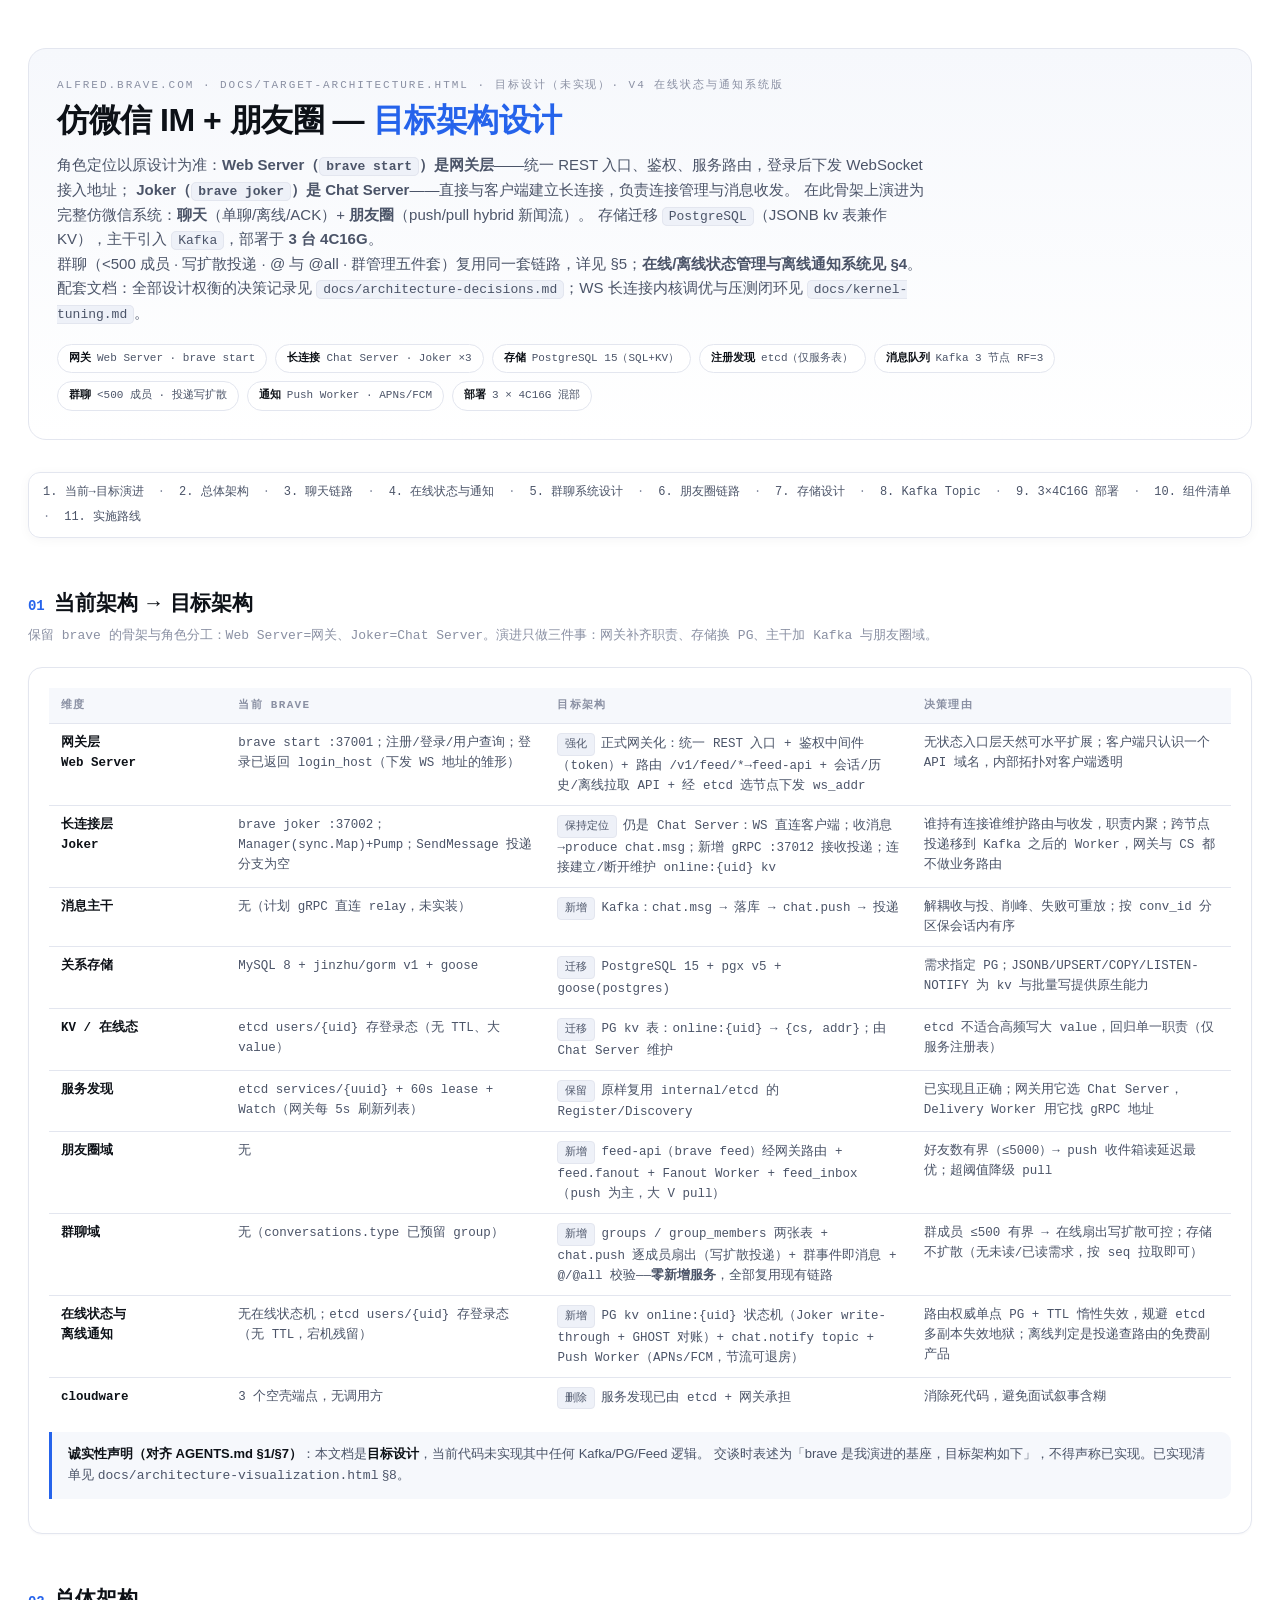
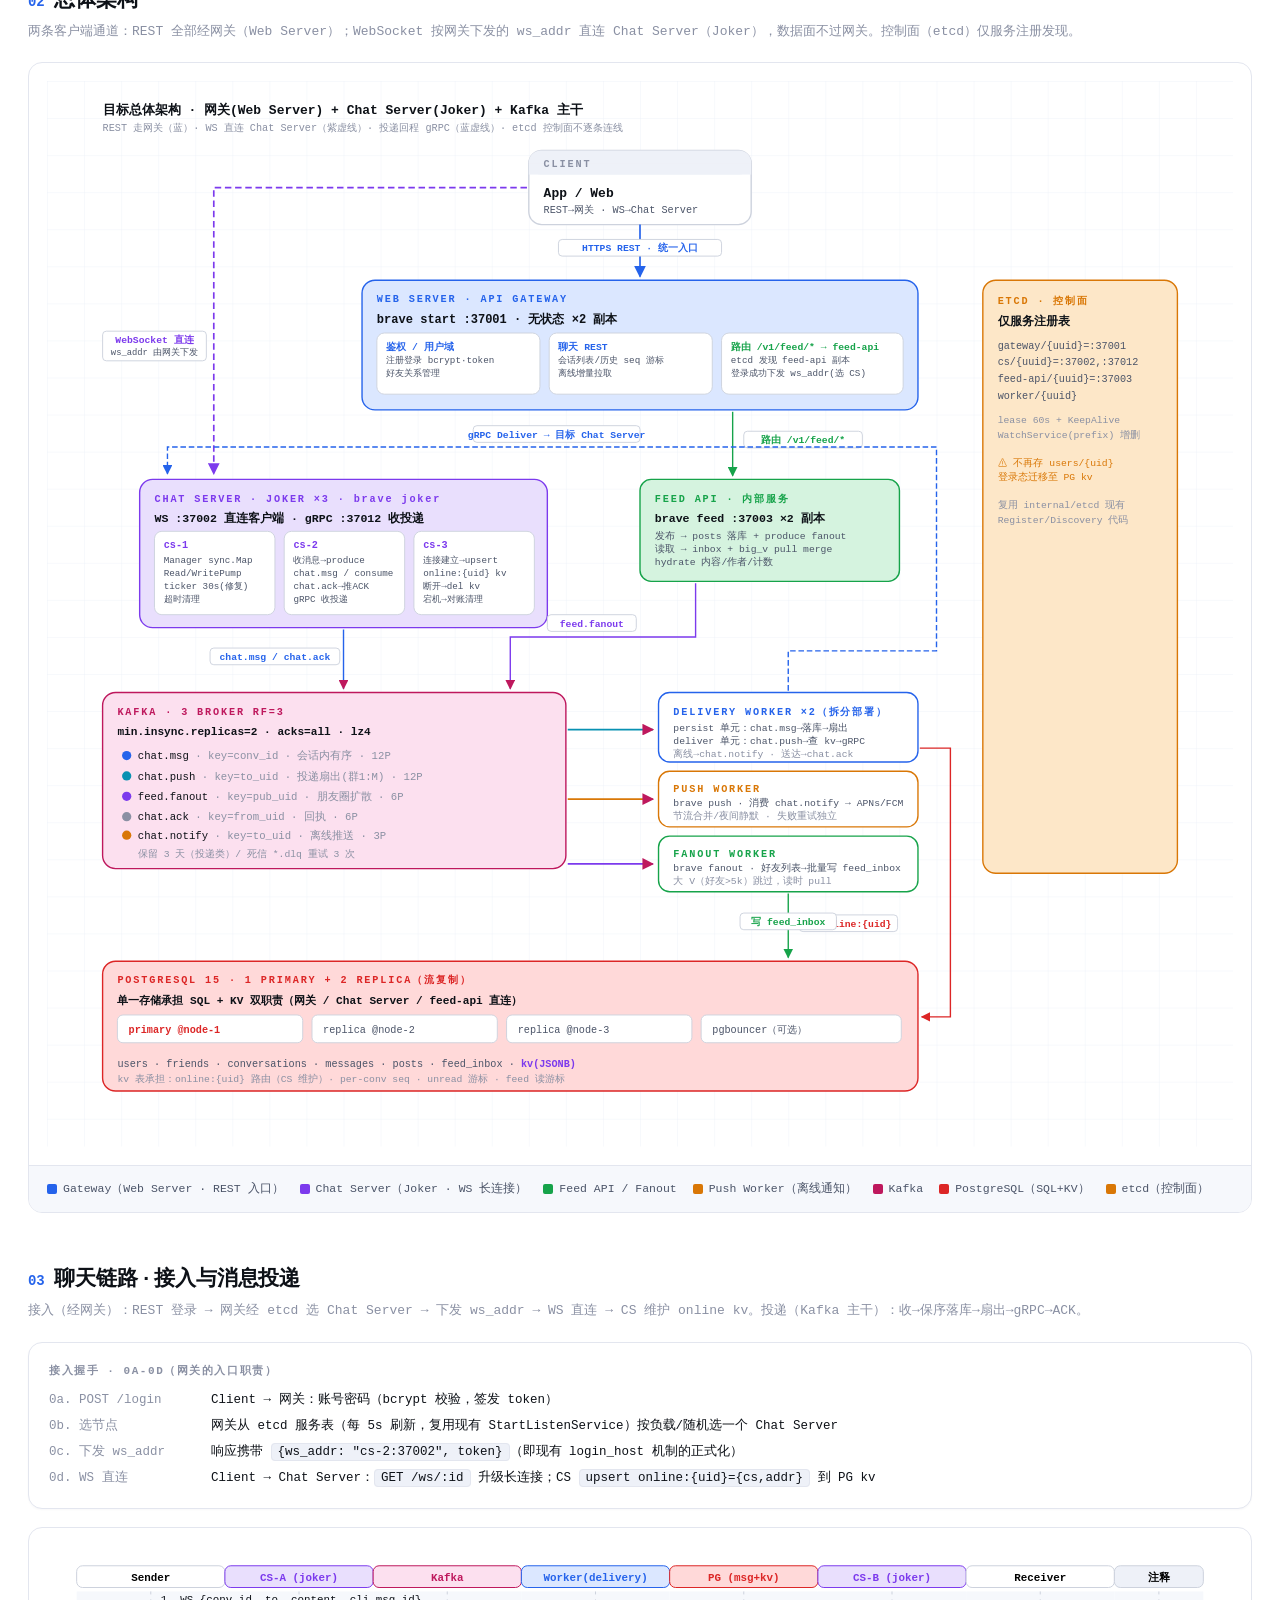
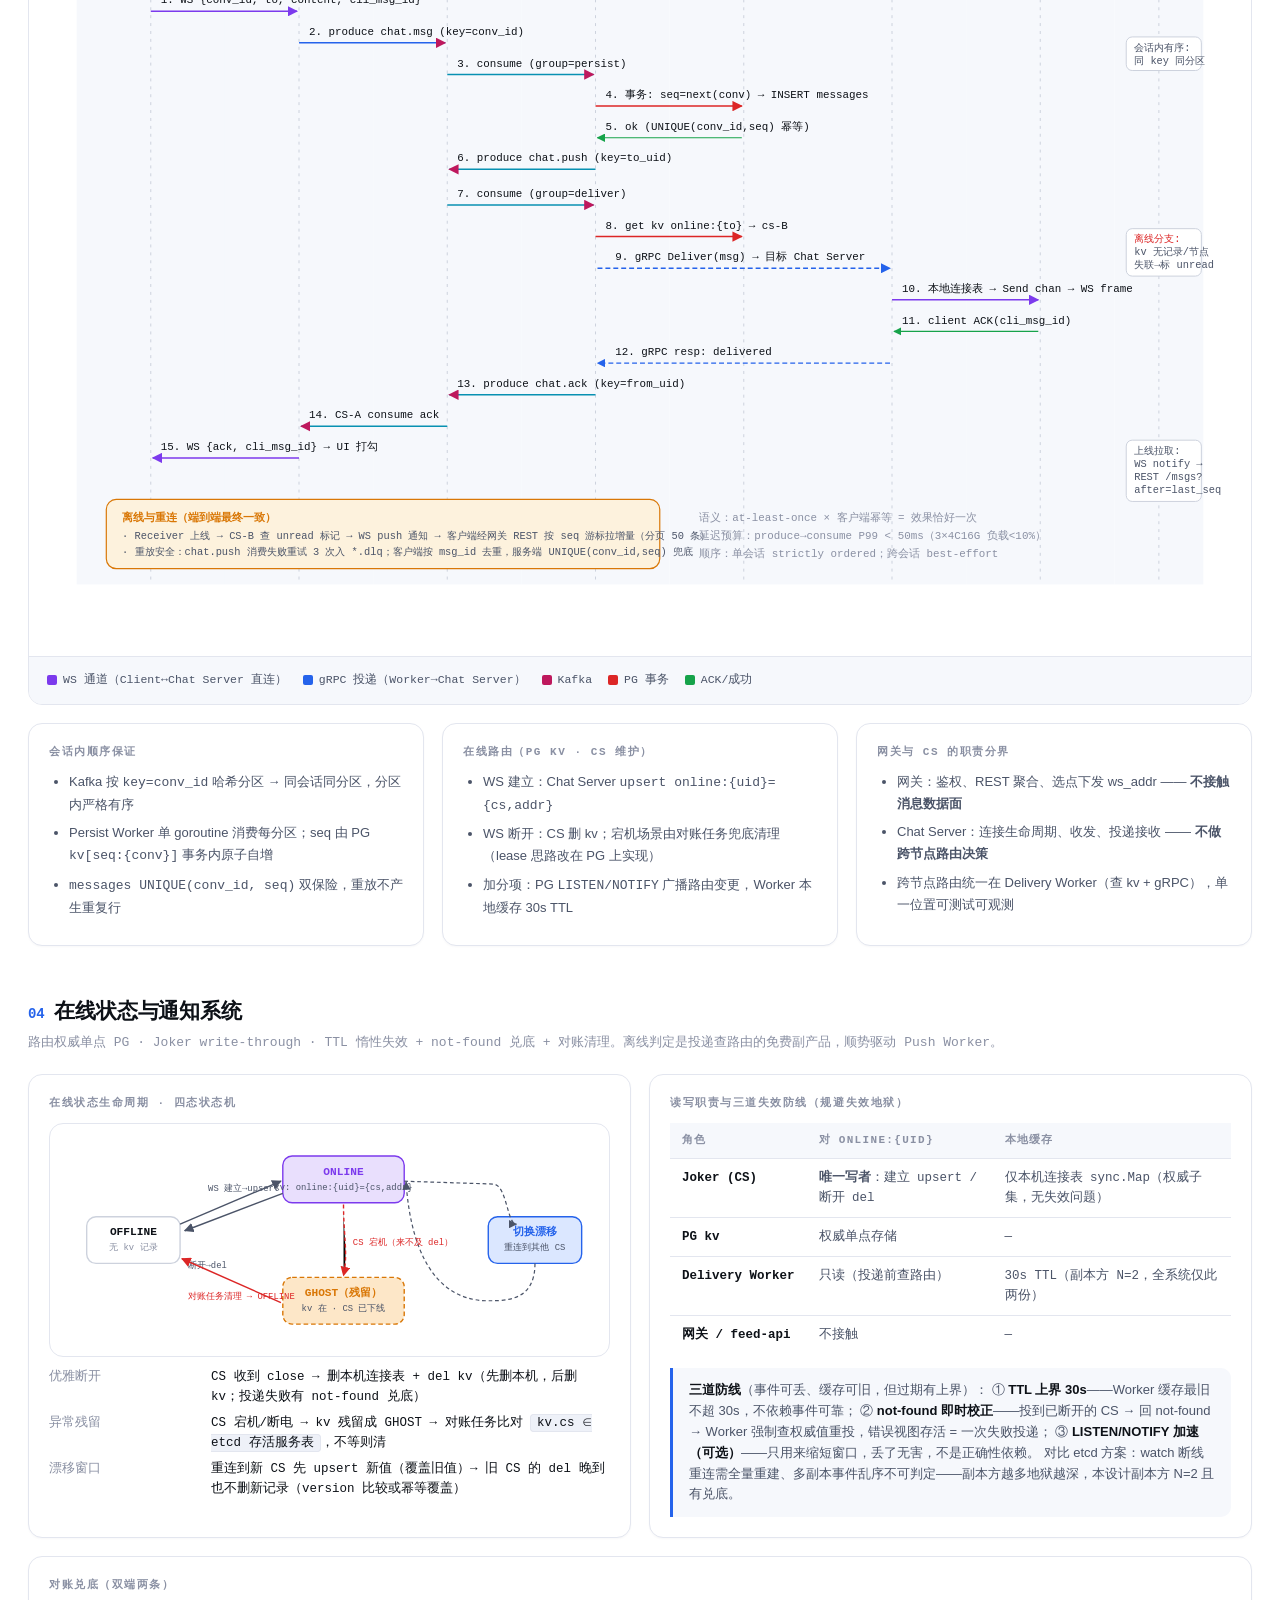
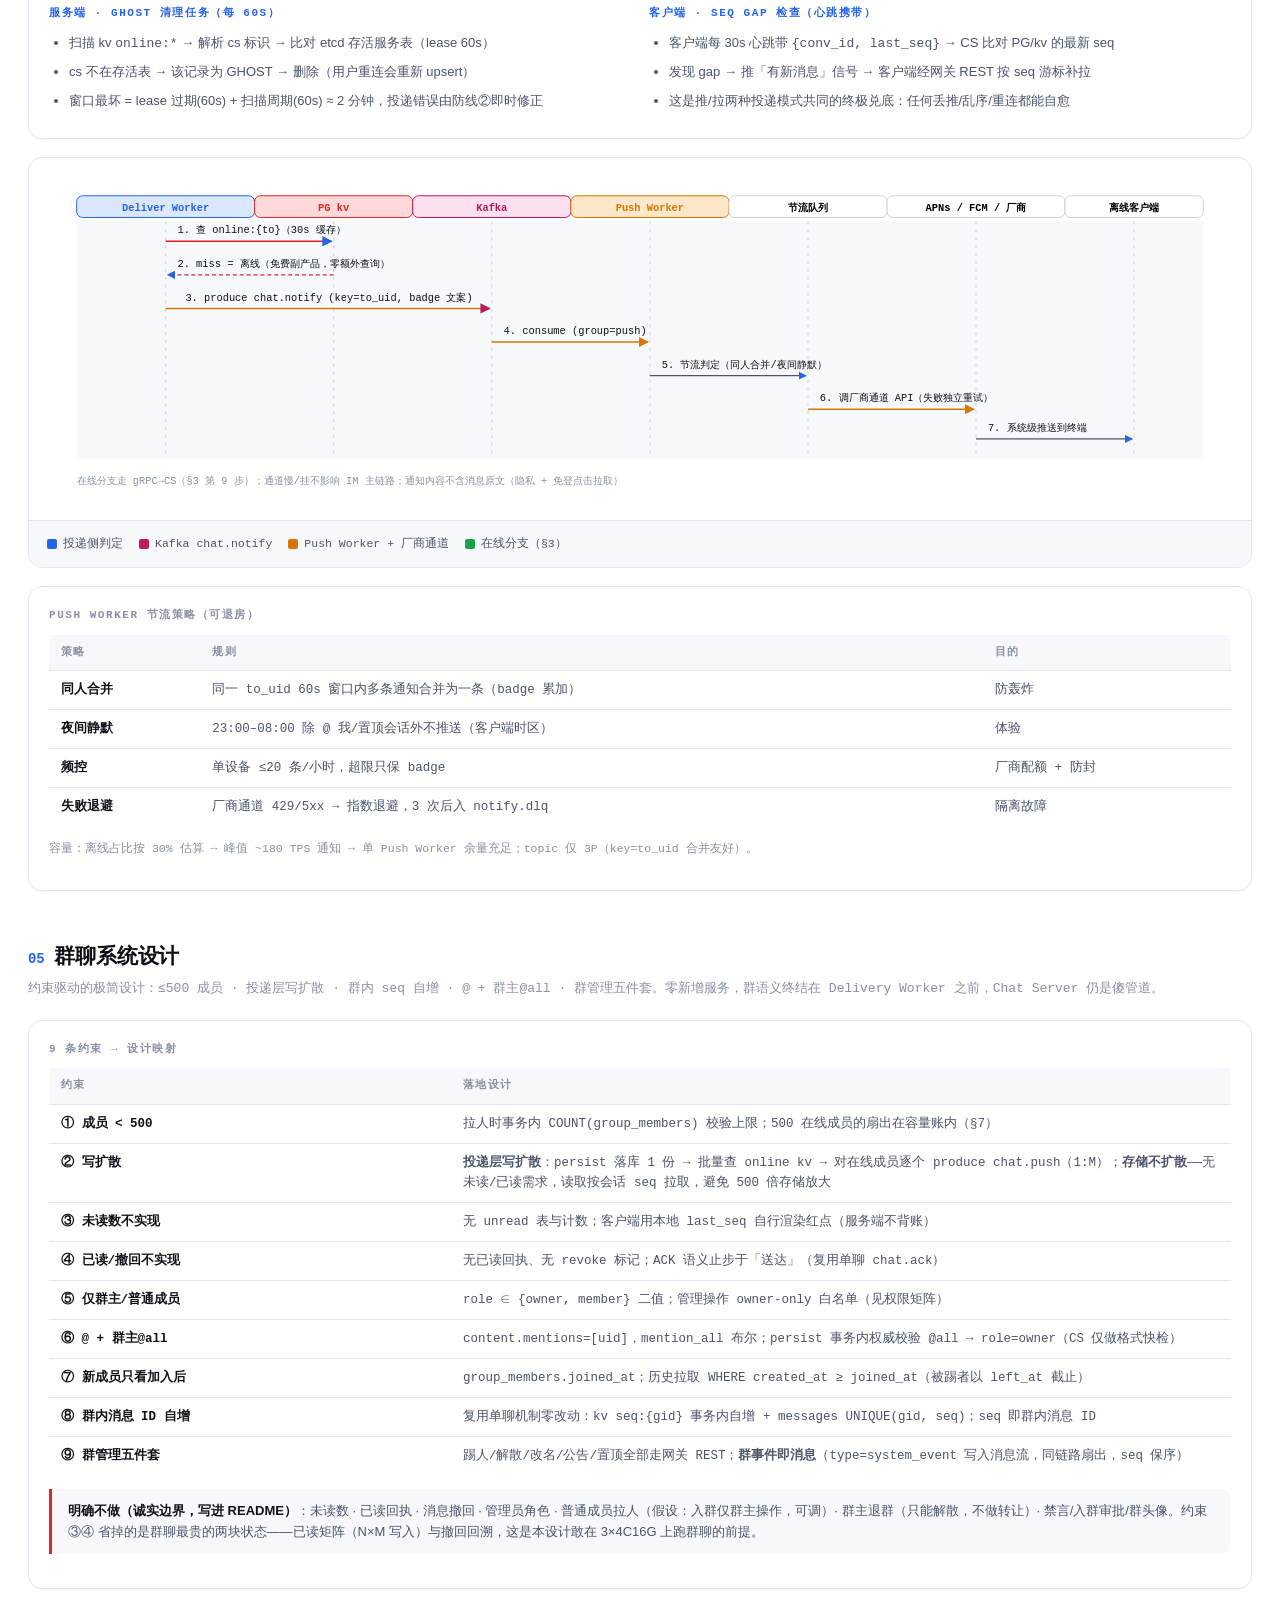
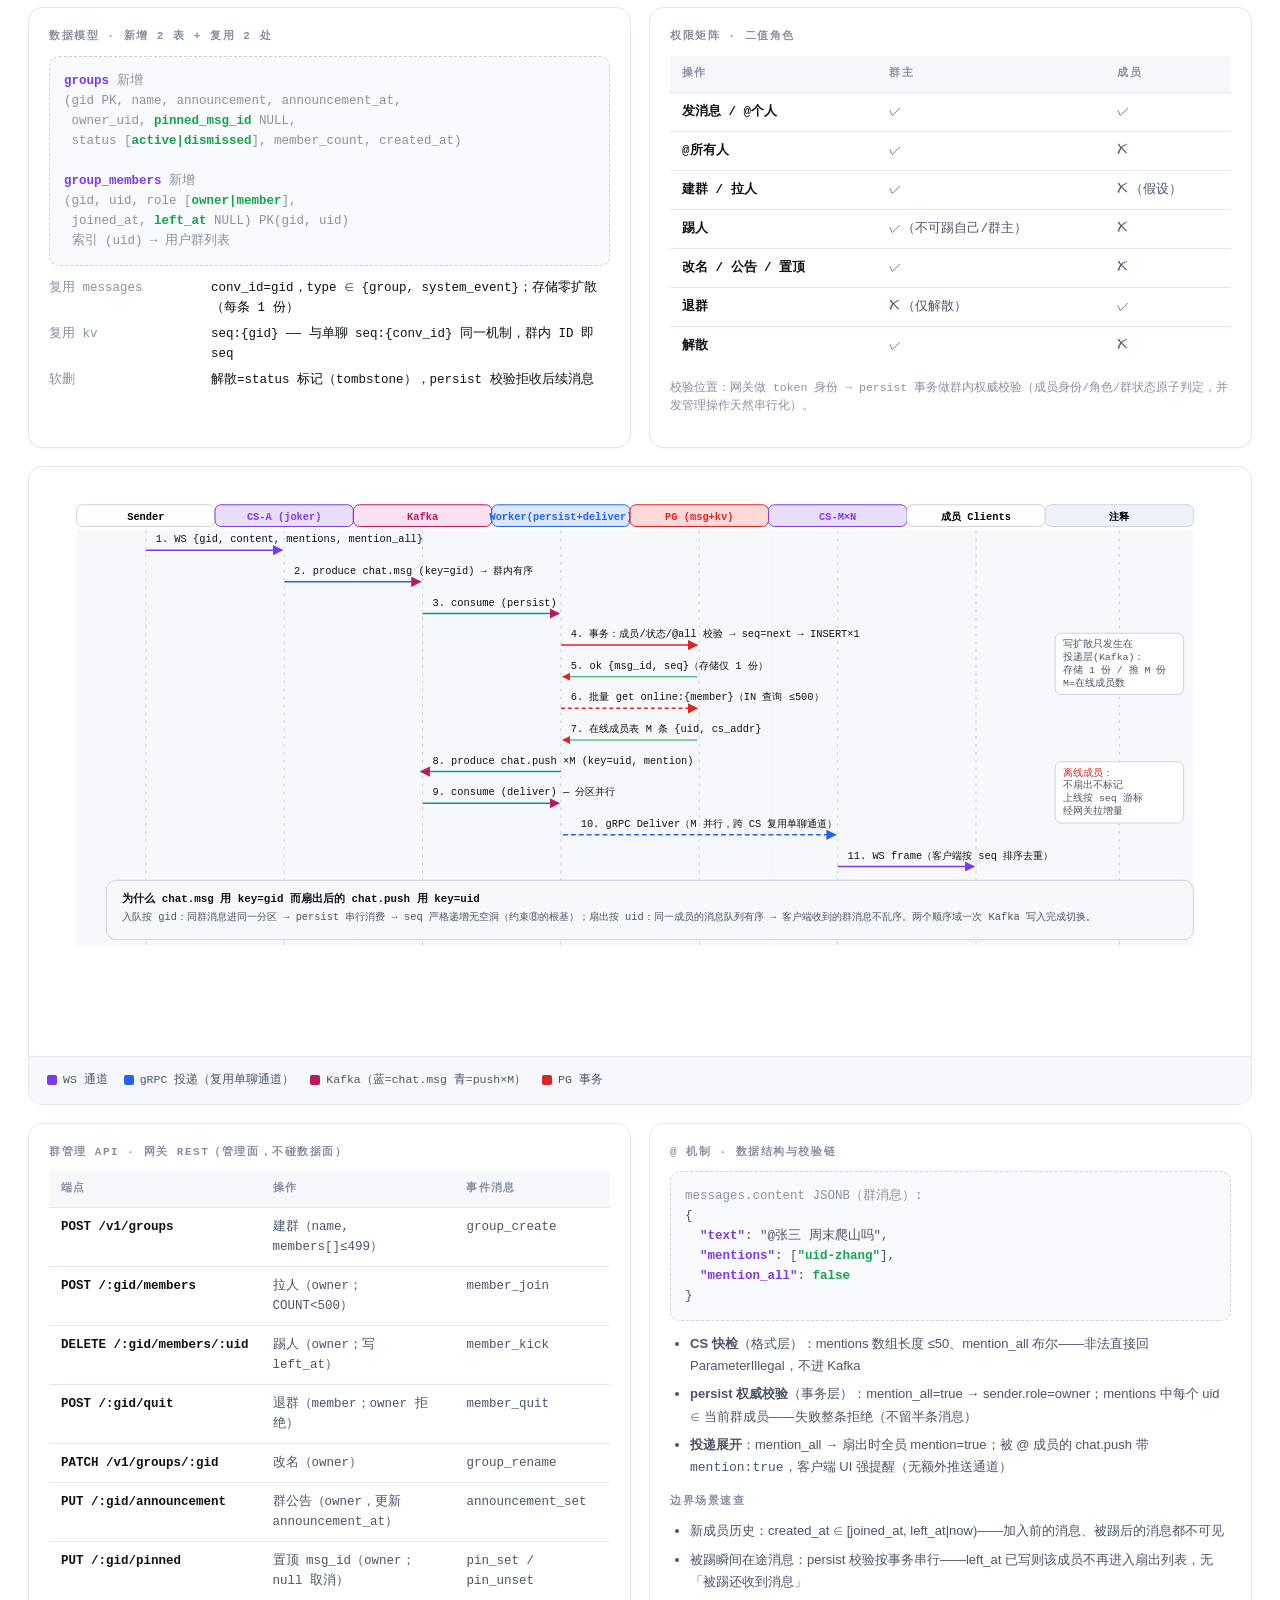
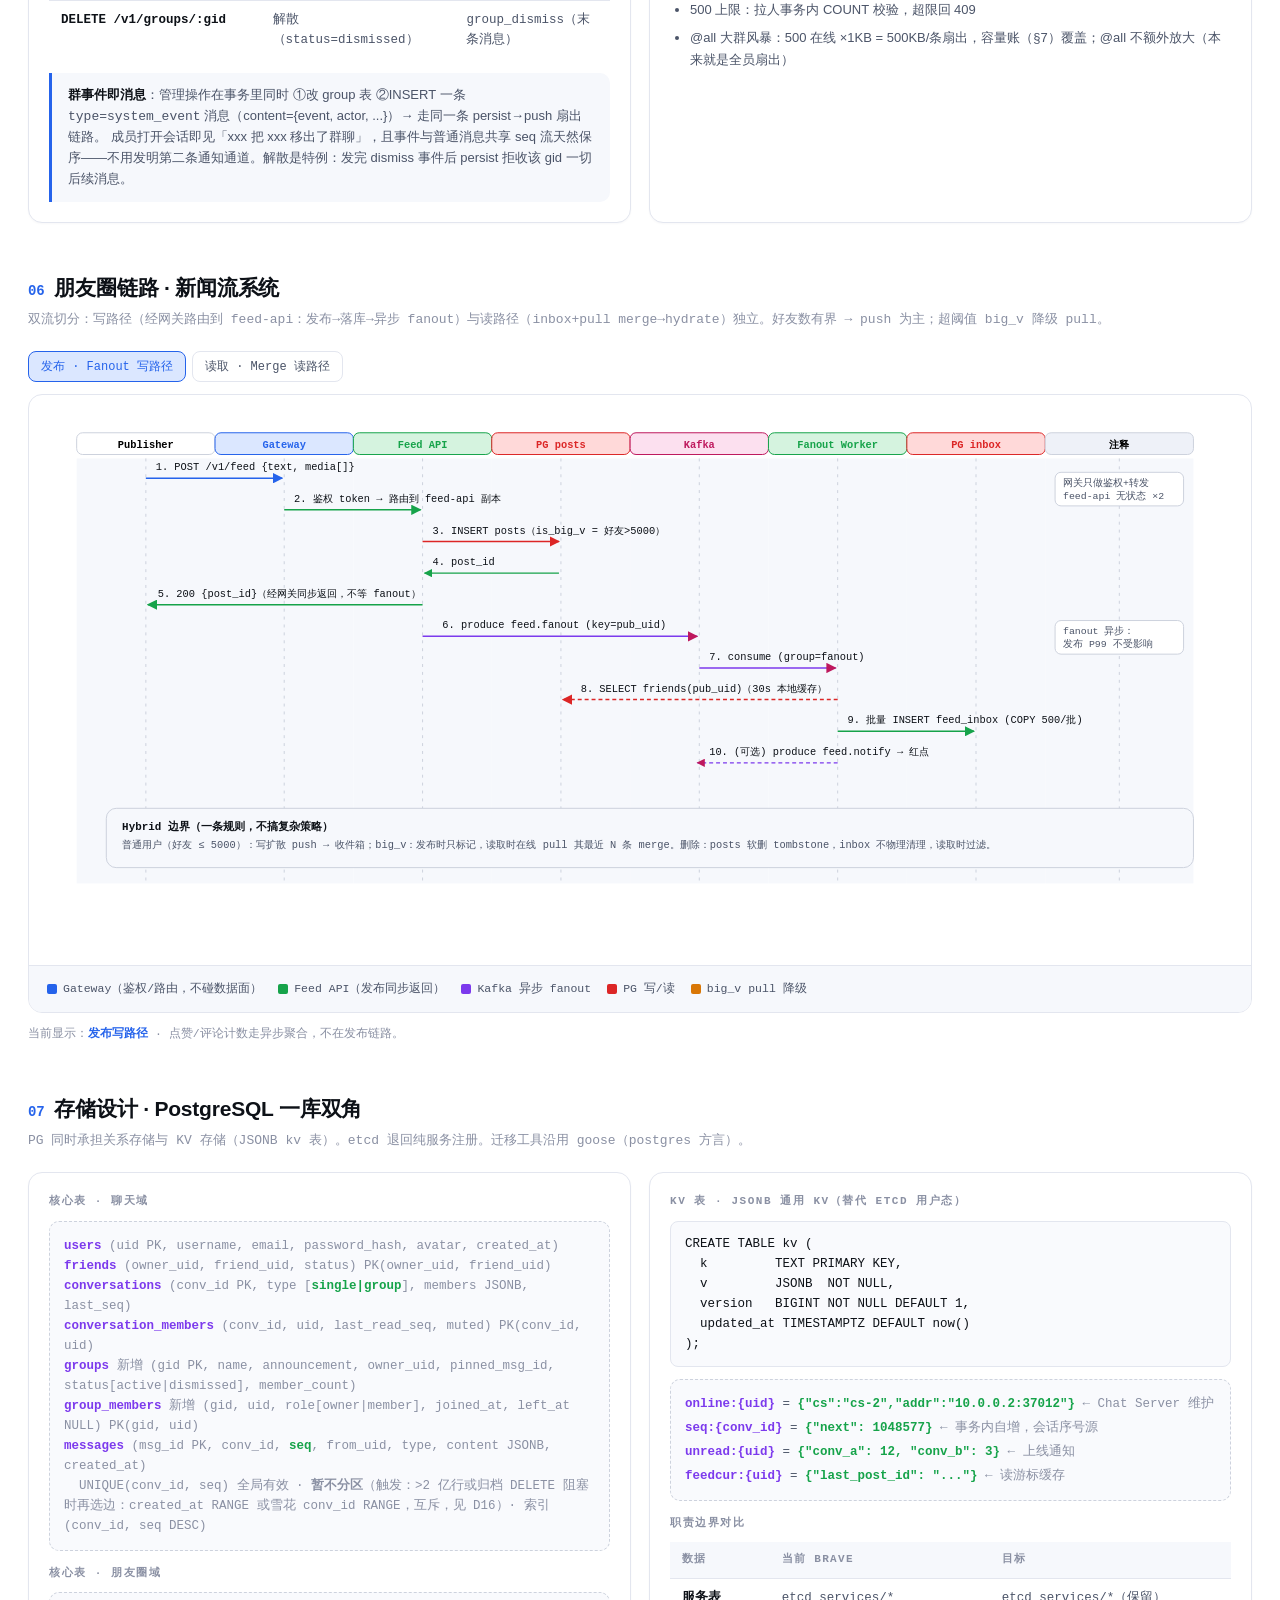
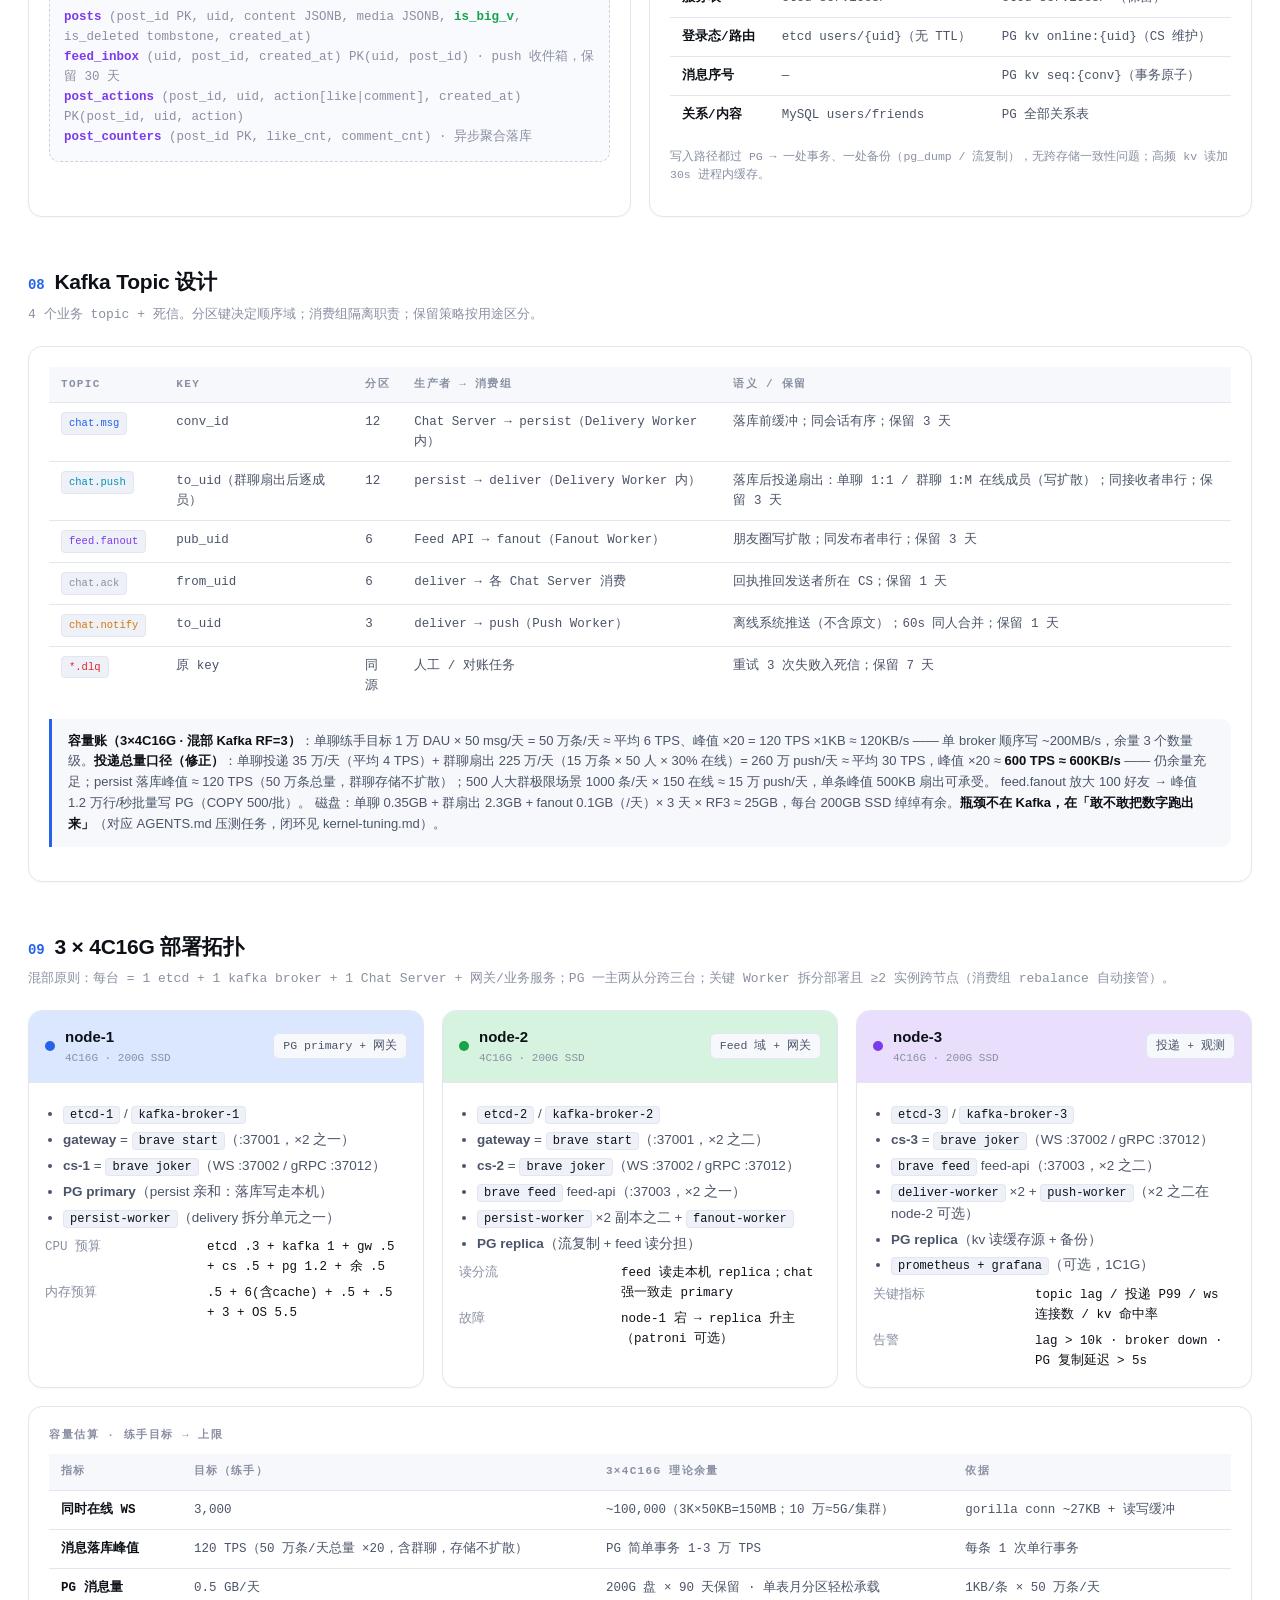
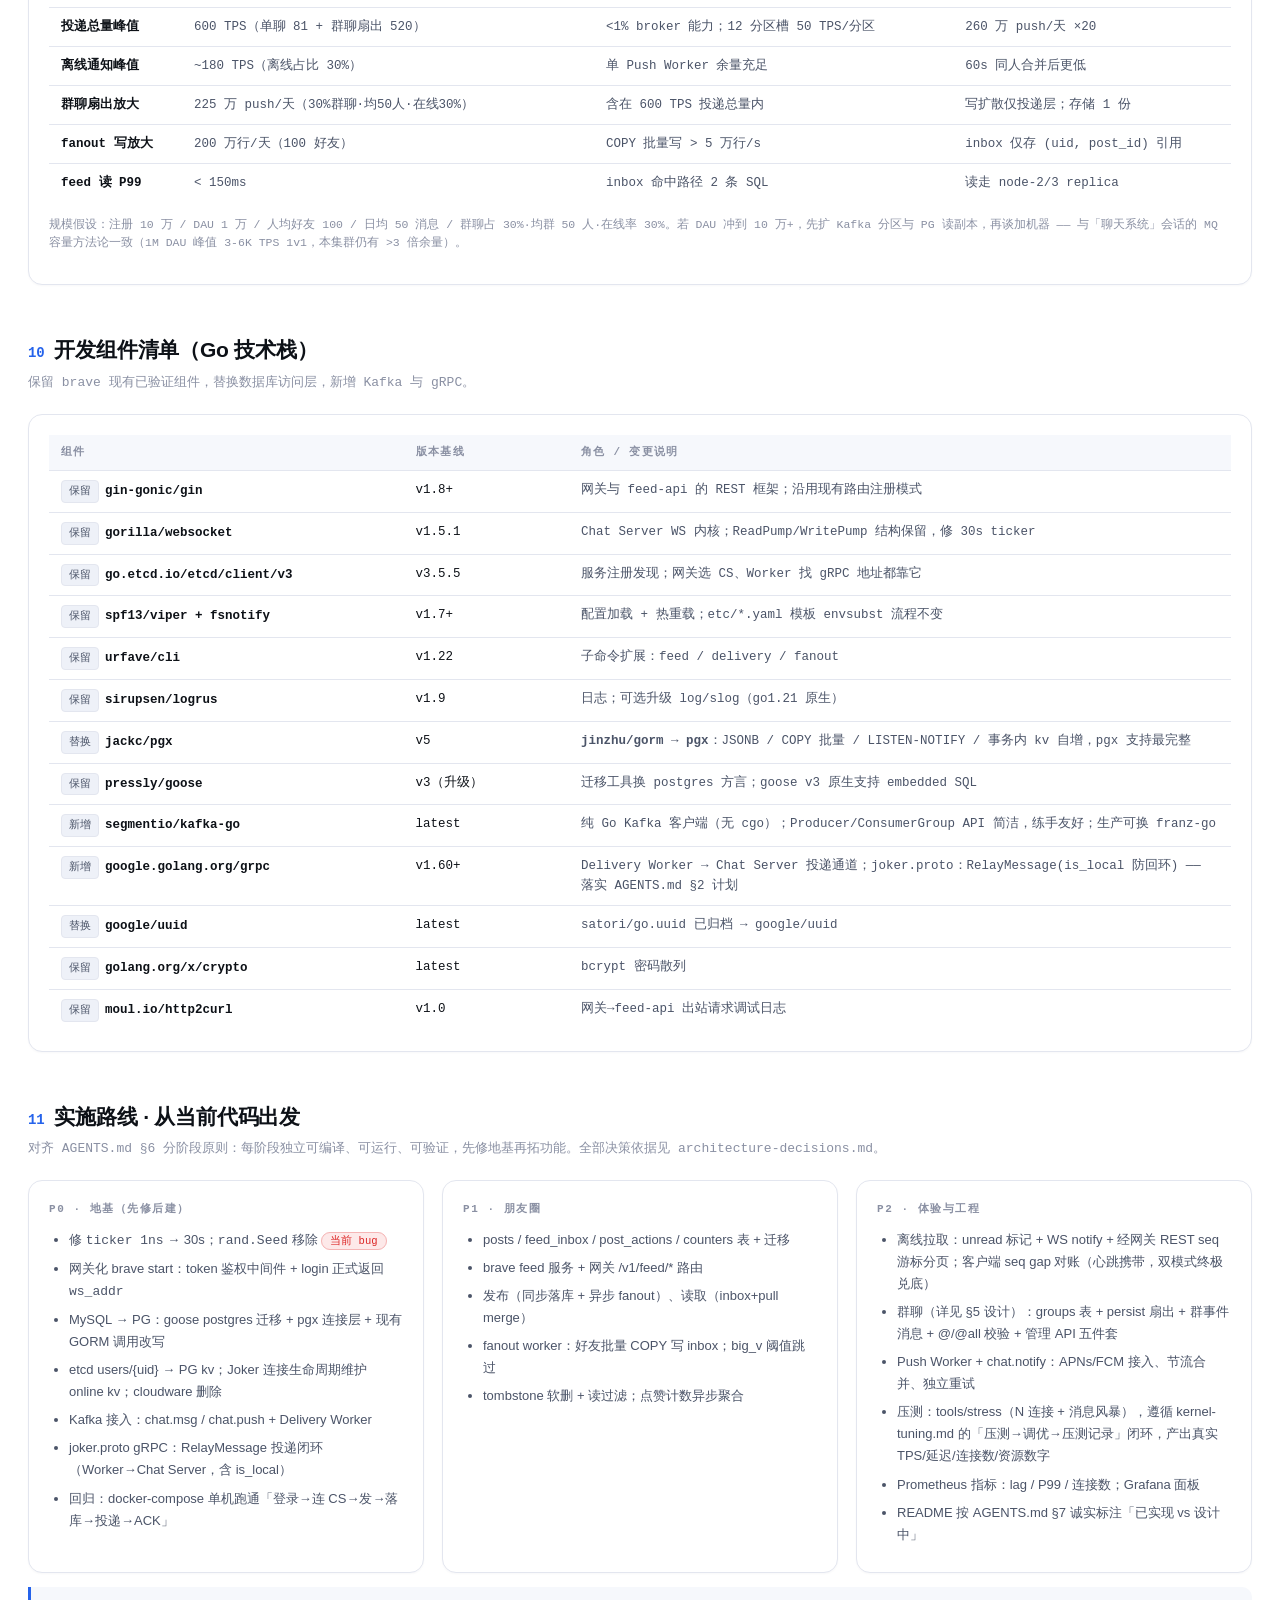
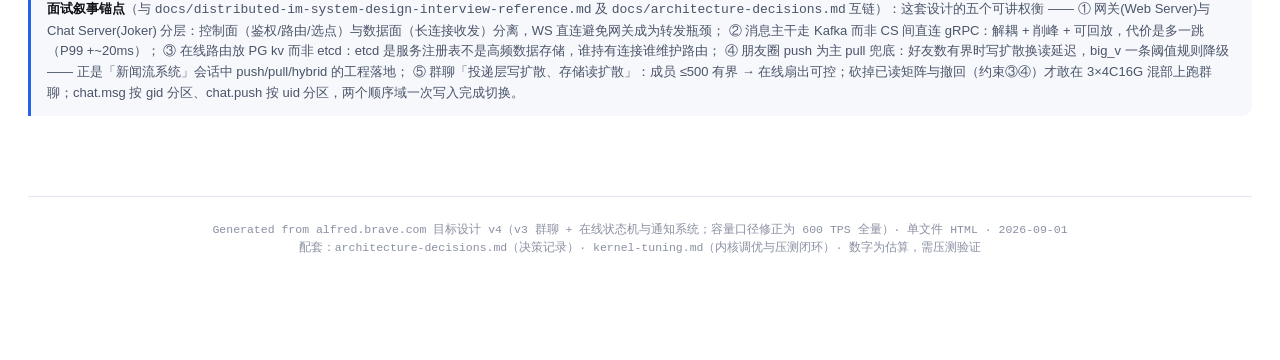
<file: docs/target-architecture.html>
<!doctype html>
<html lang="zh-CN">
<head>
<meta charset="utf-8" />
<meta name="viewport" content="width=device-width,initial-scale=1" />
<title>Alfred Brave · 仿微信 IM + 朋友圈目标架构</title>
<style>
  /* ============== light design tokens ============== */
  :root{
    --bg:#ffffff;
    --bg-2:#f6f8fc;
    --bg-3:#eef1f8;
    --bg-soft:#f9fafd;
    --line:#e3e6ef;
    --line-2:#cdd2dd;
    --ink:#0d1117;
    --ink-2:#4b5468;
    --ink-3:#8a90a3;
    --accent:#2563eb;
    --accent-2:#7c3aed;
    --good:#16a34a;
    --warn:#d97706;
    --bad:#dc2626;
    --cyan:#0891b2;
    --server:#2563eb;
    --server-soft:#dbe7ff;
    --joker:#7c3aed;
    --joker-soft:#e9dffd;
    --cloud:#16a34a;
    --cloud-soft:#d5f3df;
    --etcd:#d97706;
    --etcd-soft:#fde7c8;
    --db:#dc2626;
    --db-soft:#ffd9d9;
    --kafka:#be185d;
    --kafka-soft:#fce0ef;
    --mono: ui-monospace, SFMono-Regular, "JetBrains Mono", Menlo, Consolas, "Courier New", monospace;
    --sans: "Inter", -apple-system, BlinkMacSystemFont, "Segoe UI", "PingFang SC", "Microsoft YaHei", "Helvetica Neue", Arial, sans-serif;
  }
  *{box-sizing:border-box}
  html,body{margin:0;padding:0;background:var(--bg);color:var(--ink);font-family:var(--sans);font-size:14px;line-height:1.6;-webkit-font-smoothing:antialiased}
  a{color:var(--accent);text-decoration:none}
  a:hover{text-decoration:underline}
  ::selection{background:#cfe0ff;color:var(--ink)}

  .wrap{max-width:1280px;margin:0 auto;padding:48px 28px 96px}
  header.hero{margin-bottom:32px;padding:28px;background:linear-gradient(180deg,var(--bg-2),var(--bg));border:1px solid var(--line);border-radius:18px}
  .eyebrow{font-family:var(--mono);font-size:11px;letter-spacing:.18em;color:var(--ink-3);text-transform:uppercase}
  h1{font-size:32px;line-height:1.2;margin:6px 0 14px;font-weight:700;letter-spacing:-.015em}
  h1 .accent{color:var(--accent)}
  .lede{color:var(--ink-2);max-width:880px;font-size:15px;margin:0 0 6px}
  .lede code{font-family:var(--mono);font-size:13px;background:var(--bg-3);border:1px solid var(--line);padding:1px 6px;border-radius:5px}
  .meta-row{display:flex;flex-wrap:wrap;gap:8px;margin-top:18px}
  .chip{font-family:var(--mono);font-size:11px;color:var(--ink-2);background:#fff;border:1px solid var(--line);padding:5px 11px;border-radius:999px}
  .chip b{color:var(--ink);font-weight:600;margin-right:6px}

  nav.toc{position:sticky;top:18px;z-index:5;background:rgba(255,255,255,.86);backdrop-filter:blur(8px);border:1px solid var(--line);border-radius:12px;padding:10px 14px;margin:24px 0 32px;display:flex;flex-wrap:wrap;gap:6px 14px;font-family:var(--mono);font-size:12px;color:var(--ink-2);box-shadow:0 2px 12px rgba(20,30,60,.04)}
  nav.toc a{color:var(--ink-2)}
  nav.toc a:hover{color:var(--accent);text-decoration:none}
  nav.toc .sep{color:var(--ink-3)}

  section{margin:48px 0;scroll-margin-top:80px}
  h2{font-size:21px;font-weight:700;margin:0 0 6px;letter-spacing:-.01em}
  h2 .num{font-family:var(--mono);color:var(--accent);margin-right:10px;font-size:14px;font-weight:600}
  .sub{color:var(--ink-3);font-size:13px;margin-bottom:20px;font-family:var(--mono)}

  .card{background:#fff;border:1px solid var(--line);border-radius:14px;padding:20px;box-shadow:0 1px 2px rgba(20,30,60,.03)}
  .grid{display:grid;gap:18px}
  .grid.cols-2{grid-template-columns:repeat(auto-fit,minmax(380px,1fr))}
  .grid.cols-3{grid-template-columns:repeat(auto-fit,minmax(280px,1fr))}

  .label{font-family:var(--mono);font-size:11px;color:var(--ink-3);text-transform:uppercase;letter-spacing:.14em;margin-bottom:10px;font-weight:600}
  .kv{display:grid;grid-template-columns:150px 1fr;gap:6px 12px;font-family:var(--mono);font-size:12.5px}
  .kv .k{color:var(--ink-3)}
  .kv .v{color:var(--ink);word-break:break-word}
  .kv .v code{background:var(--bg-3);padding:1px 6px;border-radius:4px;border:1px solid var(--line)}

  .diagram{background:#fff;border:1px solid var(--line);border-radius:14px;overflow:hidden}
  .diagram .inner{padding:18px;overflow:auto}
  .diagram svg{display:block;margin:0 auto;max-width:100%;height:auto}
  .legend{display:flex;flex-wrap:wrap;gap:10px 16px;padding:14px 18px;border-top:1px solid var(--line);background:var(--bg-2);font-family:var(--mono);font-size:11.5px;color:var(--ink-2)}
  .legend i{display:inline-block;width:10px;height:10px;border-radius:2px;margin-right:6px;vertical-align:middle}

  .svc{border:1px solid var(--line);border-radius:14px;background:#fff;overflow:hidden;box-shadow:0 1px 2px rgba(20,30,60,.03)}
  .svc .head{display:flex;align-items:center;justify-content:space-between;padding:14px 16px;border-bottom:1px solid var(--line)}
  .svc .head .ttl{display:flex;align-items:center;gap:10px}
  .svc .head .ttl .dot{width:10px;height:10px;border-radius:999px}
  .svc .head .ttl h3{margin:0;font-size:15px;font-weight:700}
  .svc .head .ttl small{font-family:var(--mono);color:var(--ink-3);font-size:11px;display:block;margin-top:1px}
  .svc .head .cmd{font-family:var(--mono);font-size:11.5px;color:var(--ink-2);background:var(--bg-2);border:1px solid var(--line);padding:3px 9px;border-radius:6px}
  .svc .body{padding:16px}
  .svc .body ul{margin:0;padding-left:18px;color:var(--ink-2);font-size:13.5px}
  .svc .body li{margin:4px 0}
  .svc .body code{font-family:var(--mono);font-size:12px;background:var(--bg-3);border:1px solid var(--line);padding:1px 6px;border-radius:4px;color:var(--ink)}

  .seq-tabs{display:flex;gap:6px;margin-bottom:12px;flex-wrap:wrap}
  .seq-tabs button{font-family:var(--mono);font-size:12px;background:#fff;border:1px solid var(--line);color:var(--ink-2);padding:6px 12px;border-radius:8px;cursor:pointer;transition:.15s}
  .seq-tabs button:hover{border-color:var(--accent);color:var(--ink)}
  .seq-tabs button.active{color:var(--accent);border-color:var(--accent);background:var(--server-soft)}
  .seq-note{margin-top:12px;font-family:var(--mono);font-size:11.5px;color:var(--ink-3)}
  .seq-note b{color:var(--accent)}

  table.tbl{width:100%;border-collapse:collapse;font-family:var(--mono);font-size:12.5px}
  table.tbl th,table.tbl td{padding:9px 12px;text-align:left;border-bottom:1px solid var(--line);vertical-align:top}
  table.tbl th{color:var(--ink-3);font-weight:600;font-size:11px;letter-spacing:.12em;text-transform:uppercase;background:var(--bg-2)}
  table.tbl td.l{color:var(--ink);white-space:nowrap;font-weight:600}
  table.tbl td.r{color:var(--ink-2)}
  table.tbl tr:last-child td{border-bottom:none}
  table.tbl tr:hover td{background:var(--bg-soft)}
  table.tbl .tag{display:inline-block;font-size:10.5px;padding:2px 7px;border-radius:4px;background:var(--bg-3);border:1px solid var(--line);color:var(--ink-2);margin-right:6px;font-weight:500}

  .kv-box{background:var(--bg-soft);border:1px dashed var(--line-2);border-radius:10px;padding:14px;font-family:var(--mono);font-size:12.5px;color:var(--ink-2)}
  .kv-box .key{color:var(--accent-2);font-weight:600}
  .kv-box .val{color:var(--good);font-weight:600}
  .kv-box .ttl{color:var(--warn);font-weight:600}
  .kv-box .cm{color:var(--ink-3)}

  .badge-status{font-family:var(--mono);font-size:10.5px;padding:2px 8px;border-radius:999px;border:1px solid var(--line);background:#fff;color:var(--ink-3);font-weight:500}
  .badge-status.done{color:var(--good);border-color:#a8e4be;background:#e7f7ec}
  .badge-status.partial{color:var(--warn);border-color:#f7d39a;background:#fdf2dd}
  .badge-status.bug{color:var(--bad);border-color:#f5b5b5;background:#fde9e9}
  .badge-status.new{color:var(--accent);border-color:#a8c8f5;background:#e7f0fd}

  .footnote{color:var(--ink-3);font-family:var(--mono);font-size:11.5px;margin-top:14px}
  pre{margin:0;font-family:var(--mono);font-size:12.5px;background:var(--bg-soft);border:1px solid var(--line);padding:12px 14px;border-radius:8px;color:var(--ink);overflow:auto}
  ul.checklist{margin:0;padding-left:20px;color:var(--ink-2);font-size:13px;line-height:1.7}
  ul.checklist li{margin:6px 0}
  .callout{border-left:3px solid var(--accent);background:var(--bg-2);border-radius:0 10px 10px 0;padding:12px 16px;font-size:13px;color:var(--ink-2);margin:14px 0}
  .callout b{color:var(--ink)}
  footer{margin-top:80px;color:var(--ink-3);font-family:var(--mono);font-size:11.5px;text-align:center;padding-top:24px;border-top:1px solid var(--line)}

  @media(max-width:780px){
    .grid.cols-3{grid-template-columns:1fr 1fr}
    h1{font-size:26px}
  }
</style>
</head>
<body>
<div class="wrap">

  <header class="hero">
    <div class="eyebrow">alfred.brave.com · docs/target-architecture.html · 目标设计（未实现）· v4 在线状态与通知系统版</div>
    <h1>仿微信 IM + 朋友圈 — <span class="accent">目标架构设计</span></h1>
    <p class="lede">
      角色定位以原设计为准：<b>Web Server（<code>brave start</code>）是网关层</b>——统一 REST 入口、鉴权、服务路由，登录后下发 WebSocket 接入地址；
      <b>Joker（<code>brave joker</code>）是 Chat Server</b>——直接与客户端建立长连接，负责连接管理与消息收发。
      在此骨架上演进为完整仿微信系统：<b>聊天</b>（单聊/离线/ACK）+ <b>朋友圈</b>（push/pull hybrid 新闻流）。
      存储迁移 <code>PostgreSQL</code>（JSONB kv 表兼作 KV），主干引入 <code>Kafka</code>，部署于 <b>3 台 4C16G</b>。<br>
      群聊（&lt;500 成员 · 写扩散投递 · @ 与 @all · 群管理五件套）复用同一套链路，详见 §5；<b>在线/离线状态管理与离线通知系统见 §4</b>。<br>
      配套文档：全部设计权衡的决策记录见 <code>docs/architecture-decisions.md</code>；WS 长连接内核调优与压测闭环见 <code>docs/kernel-tuning.md</code>。
    </p>
    <div class="meta-row">
      <span class="chip"><b>网关</b>Web Server · brave start</span>
      <span class="chip"><b>长连接</b>Chat Server · Joker ×3</span>
      <span class="chip"><b>存储</b>PostgreSQL 15（SQL+KV）</span>
      <span class="chip"><b>注册发现</b>etcd（仅服务表）</span>
      <span class="chip"><b>消息队列</b>Kafka 3 节点 RF=3</span>
      <span class="chip"><b>群聊</b>&lt;500 成员 · 投递写扩散</span>
    <span class="chip"><b>通知</b>Push Worker · APNs/FCM</span>
    <span class="chip"><b>部署</b>3 × 4C16G 混部</span>
    </div>
  </header>

  <nav class="toc">
    <a href="#evolve">1. 当前→目标演进</a><span class="sep">·</span>
    <a href="#topo">2. 总体架构</a><span class="sep">·</span>
    <a href="#chat">3. 聊天链路</a><span class="sep">·</span>
    <a href="#status">4. 在线状态与通知</a><span class="sep">·</span>
    <a href="#group">5. 群聊系统设计</a><span class="sep">·</span>
    <a href="#feed">6. 朋友圈链路</a><span class="sep">·</span>
    <a href="#storage">7. 存储设计</a><span class="sep">·</span>
    <a href="#kafka">8. Kafka Topic</a><span class="sep">·</span>
    <a href="#deploy">9. 3×4C16G 部署</a><span class="sep">·</span>
    <a href="#libs">10. 组件清单</a><span class="sep">·</span>
    <a href="#roadmap">11. 实施路线</a>
  </nav>

  <!-- ==================== 1. 演进总览 ==================== -->
  <section id="evolve">
    <h2><span class="num">01</span>当前架构 → 目标架构</h2>
    <div class="sub">保留 brave 的骨架与角色分工：Web Server=网关、Joker=Chat Server。演进只做三件事：网关补齐职责、存储换 PG、主干加 Kafka 与朋友圈域。</div>

    <div class="card">
      <table class="tbl">
        <thead><tr><th style="width:15%">维度</th><th style="width:27%">当前 brave</th><th style="width:31%">目标架构</th><th>决策理由</th></tr></thead>
        <tbody>
          <tr>
            <td class="l">网关层<br/>Web Server</td>
            <td class="r">brave start :37001；注册/登录/用户查询；登录已返回 login_host（下发 WS 地址的雏形）</td>
            <td class="r"><span class="tag">强化</span>正式网关化：统一 REST 入口 + 鉴权中间件（token）+ 路由 <code>/v1/feed/*</code>→feed-api + 会话/历史/离线拉取 API + 经 etcd 选节点下发 <code>ws_addr</code></td>
            <td class="r">无状态入口层天然可水平扩展；客户端只认识一个 API 域名，内部拓扑对客户端透明</td>
          </tr>
          <tr>
            <td class="l">长连接层<br/>Joker</td>
            <td class="r">brave joker :37002；Manager(sync.Map)+Pump；SendMessage 投递分支为空</td>
            <td class="r"><span class="tag">保持定位</span>仍是 Chat Server：WS 直连客户端；收消息→produce <code>chat.msg</code>；新增 gRPC :37012 接收投递；连接建立/断开维护 <code>online:{uid}</code> kv</td>
            <td class="r">谁持有连接谁维护路由与收发，职责内聚；跨节点投递移到 Kafka 之后的 Worker，网关与 CS 都不做业务路由</td>
          </tr>
          <tr>
            <td class="l">消息主干</td>
            <td class="r">无（计划 gRPC 直连 relay，未实装）</td>
            <td class="r"><span class="tag new">新增</span>Kafka：chat.msg → 落库 → chat.push → 投递</td>
            <td class="r">解耦收与投、削峰、失败可重放；按 conv_id 分区保会话内有序</td>
          </tr>
          <tr>
            <td class="l">关系存储</td>
            <td class="r">MySQL 8 + jinzhu/gorm v1 + goose</td>
            <td class="r"><span class="tag">迁移</span>PostgreSQL 15 + pgx v5 + goose(postgres)</td>
            <td class="r">需求指定 PG；JSONB/UPSERT/COPY/LISTEN-NOTIFY 为 kv 与批量写提供原生能力</td>
          </tr>
          <tr>
            <td class="l">KV / 在线态</td>
            <td class="r">etcd users/{uid} 存登录态（无 TTL、大 value）</td>
            <td class="r"><span class="tag">迁移</span>PG kv 表：online:{uid} → {cs, addr}；由 Chat Server 维护</td>
            <td class="r">etcd 不适合高频写大 value，回归单一职责（仅服务注册表）</td>
          </tr>
          <tr>
            <td class="l">服务发现</td>
            <td class="r">etcd services/{uuid} + 60s lease + Watch（网关每 5s 刷新列表）</td>
            <td class="r"><span class="tag">保留</span>原样复用 internal/etcd 的 Register/Discovery</td>
            <td class="r">已实现且正确；网关用它选 Chat Server，Delivery Worker 用它找 gRPC 地址</td>
          </tr>
          <tr>
            <td class="l">朋友圈域</td>
            <td class="r">无</td>
            <td class="r"><span class="tag new">新增</span>feed-api（brave feed）经网关路由 + feed.fanout + Fanout Worker + feed_inbox（push 为主，大 V pull）</td>
            <td class="r">好友数有界（≤5000）→ push 收件箱读延迟最优；超阈值降级 pull</td>
          </tr>
          <tr>
            <td class="l">群聊域</td>
            <td class="r">无（conversations.type 已预留 group）</td>
            <td class="r"><span class="tag new">新增</span>groups / group_members 两张表 + chat.push 逐成员扇出（写扩散投递）+ 群事件即消息 + @/@all 校验——<b>零新增服务</b>，全部复用现有链路</td>
            <td class="r">群成员 ≤500 有界 → 在线扇出写扩散可控；存储不扩散（无未读/已读需求，按 seq 拉取即可）</td>
          </tr>
          <tr>
            <td class="l">在线状态与<br/>离线通知</td>
            <td class="r">无在线状态机；etcd users/{uid} 存登录态（无 TTL，宕机残留）</td>
            <td class="r"><span class="tag new">新增</span>PG kv online:{uid} 状态机（Joker write-through + GHOST 对账）+ chat.notify topic + Push Worker（APNs/FCM，节流可退房）</td>
            <td class="r">路由权威单点 PG + TTL 惰性失效，规避 etcd 多副本失效地狱；离线判定是投递查路由的免费副产品</td>
          </tr>
          <tr>
            <td class="l">cloudware</td>
            <td class="r">3 个空壳端点，无调用方</td>
            <td class="r"><span class="tag">删除</span>服务发现已由 etcd + 网关承担</td>
            <td class="r">消除死代码，避免面试叙事含糊</td>
          </tr>
        </tbody>
      </table>
      <div class="callout">
        <b>诚实性声明（对齐 AGENTS.md §1/§7）</b>：本文档是<b>目标设计</b>，当前代码未实现其中任何 Kafka/PG/Feed 逻辑。
        交谈时表述为「brave 是我演进的基座，目标架构如下」，不得声称已实现。已实现清单见
        <code>docs/architecture-visualization.html</code> §8。
      </div>
    </div>
  </section>

  <!-- ==================== 2. 总体架构 ==================== -->
  <section id="topo">
    <h2><span class="num">02</span>总体架构</h2>
    <div class="sub">两条客户端通道：REST 全部经网关（Web Server）；WebSocket 按网关下发的 ws_addr 直连 Chat Server（Joker），数据面不过网关。控制面（etcd）仅服务注册发现。</div>
    <div class="diagram">
      <div class="inner">
      <svg viewBox="0 0 1280 1150" xmlns="http://www.w3.org/2000/svg" font-family="ui-monospace,Menlo,monospace">
        <defs>
          <marker id="t-acc" viewBox="0 0 10 10" refX="9" refY="5" markerWidth="7" markerHeight="7" orient="auto-start-reverse"><path d="M0,0 L10,5 L0,10 z" fill="#2563eb"/></marker>
          <marker id="t-jok" viewBox="0 0 10 10" refX="9" refY="5" markerWidth="7" markerHeight="7" orient="auto-start-reverse"><path d="M0,0 L10,5 L0,10 z" fill="#7c3aed"/></marker>
          <marker id="t-kaf" viewBox="0 0 10 10" refX="9" refY="5" markerWidth="7" markerHeight="7" orient="auto-start-reverse"><path d="M0,0 L10,5 L0,10 z" fill="#be185d"/></marker>
          <marker id="t-dbr" viewBox="0 0 10 10" refX="9" refY="5" markerWidth="7" markerHeight="7" orient="auto-start-reverse"><path d="M0,0 L10,5 L0,10 z" fill="#dc2626"/></marker>
          <marker id="t-goo" viewBox="0 0 10 10" refX="9" refY="5" markerWidth="7" markerHeight="7" orient="auto-start-reverse"><path d="M0,0 L10,5 L0,10 z" fill="#16a34a"/></marker>
          <pattern id="tgrid" width="40" height="40" patternUnits="userSpaceOnUse"><path d="M 40 0 L 0 0 0 40" fill="none" stroke="#eef1f8" stroke-width="1"/></pattern>
        </defs>

        <rect width="1280" height="1150" fill="url(#tgrid)"/>
        <text x="60" y="36" font-size="14" font-weight="700" fill="#0d1117">目标总体架构 · 网关(Web Server) + Chat Server(Joker) + Kafka 主干</text>
        <text x="60" y="54" font-size="11" fill="#8a90a3">REST 走网关（蓝）· WS 直连 Chat Server（紫虚线）· 投递回程 gRPC（蓝虚线）· etcd 控制面不逐条连线</text>

        <!-- Client -->
        <g>
          <rect x="520" y="75" width="240" height="80" rx="14" fill="#fff" stroke="#cdd2dd" stroke-width="1.5"/>
          <rect x="520" y="75" width="240" height="26" rx="13" fill="#eef1f8"/><rect x="520" y="89" width="240" height="12" fill="#eef1f8"/>
          <text x="536" y="93" font-size="11" fill="#8a90a3" font-weight="600" letter-spacing="2">CLIENT</text>
          <text x="536" y="125" font-size="14" font-weight="700" fill="#0d1117">App / Web</text>
          <text x="536" y="143" font-size="11" fill="#4b5468">REST→网关 · WS→Chat Server</text>
        </g>

        <!-- Gateway (Web Server) -->
        <g>
          <rect x="340" y="215" width="600" height="140" rx="14" fill="#dbe7ff" stroke="#2563eb" stroke-width="1.5"/>
          <text x="356" y="239" font-size="11" fill="#2563eb" font-weight="600" letter-spacing="2">WEB SERVER · API GATEWAY</text>
          <text x="356" y="261" font-size="13" font-weight="700" fill="#0d1117">brave start :37001 · 无状态 ×2 副本</text>
          <g>
            <rect x="356" y="272" width="176" height="66" rx="8" fill="#fff" stroke="#cdd2dd"/>
            <text x="366" y="290" font-size="10.5" fill="#2563eb" font-weight="700">鉴权 / 用户域</text>
            <text x="366" y="304" font-size="10" fill="#4b5468">注册登录 bcrypt·token</text>
            <text x="366" y="318" font-size="10" fill="#4b5468">好友关系管理</text>
          </g>
          <g>
            <rect x="542" y="272" width="176" height="66" rx="8" fill="#fff" stroke="#cdd2dd"/>
            <text x="552" y="290" font-size="10.5" fill="#2563eb" font-weight="700">聊天 REST</text>
            <text x="552" y="304" font-size="10" fill="#4b5468">会话列表/历史 seq 游标</text>
            <text x="552" y="318" font-size="10" fill="#4b5468">离线增量拉取</text>
          </g>
          <g>
            <rect x="728" y="272" width="196" height="66" rx="8" fill="#fff" stroke="#cdd2dd"/>
            <text x="738" y="290" font-size="10.5" fill="#16a34a" font-weight="700">路由 /v1/feed/* → feed-api</text>
            <text x="738" y="304" font-size="10" fill="#4b5468">etcd 发现 feed-api 副本</text>
            <text x="738" y="318" font-size="10" fill="#4b5468">登录成功下发 ws_addr(选 CS)</text>
          </g>
        </g>

        <!-- etcd vertical -->
        <g>
          <rect x="1010" y="215" width="210" height="640" rx="14" fill="#fde7c8" stroke="#d97706" stroke-width="1.5"/>
          <text x="1026" y="241" font-size="11" fill="#d97706" font-weight="600" letter-spacing="2">ETCD · 控制面</text>
          <text x="1026" y="263" font-size="12.5" font-weight="700" fill="#0d1117">仅服务注册表</text>
          <text x="1026" y="289" font-size="11" fill="#4b5468">gateway/{uuid}=:37001</text>
          <text x="1026" y="307" font-size="11" fill="#4b5468">cs/{uuid}=:37002,:37012</text>
          <text x="1026" y="325" font-size="11" fill="#4b5468">feed-api/{uuid}=:37003</text>
          <text x="1026" y="343" font-size="11" fill="#4b5468">worker/{uuid}</text>
          <text x="1026" y="369" font-size="10.5" fill="#8a90a3">lease 60s + KeepAlive</text>
          <text x="1026" y="385" font-size="10.5" fill="#8a90a3">WatchService(prefix) 增删</text>
          <text x="1026" y="415" font-size="10.5" fill="#d97706">⚠ 不再存 users/{uid}</text>
          <text x="1026" y="431" font-size="10.5" fill="#d97706">登录态迁移至 PG kv</text>
          <text x="1026" y="461" font-size="10.5" fill="#8a90a3">复用 internal/etcd 现有</text>
          <text x="1026" y="477" font-size="10.5" fill="#8a90a3">Register/Discovery 代码</text>
        </g>

        <!-- Chat Server (Joker) -->
        <g>
          <rect x="100" y="430" width="440" height="160" rx="14" fill="#e9dffd" stroke="#7c3aed" stroke-width="1.5"/>
          <text x="116" y="454" font-size="11" fill="#7c3aed" font-weight="600" letter-spacing="2">CHAT SERVER · JOKER ×3 · brave joker</text>
          <text x="116" y="476" font-size="12.5" font-weight="700" fill="#0d1117">WS :37002 直连客户端 · gRPC :37012 收投递</text>
          <g>
            <rect x="116" y="486" width="130" height="90" rx="8" fill="#fff" stroke="#cdd2dd"/>
            <text x="126" y="504" font-size="11" fill="#7c3aed" font-weight="700">cs-1</text>
            <text x="126" y="520" font-size="10" fill="#4b5468">Manager sync.Map</text>
            <text x="126" y="534" font-size="10" fill="#4b5468">Read/WritePump</text>
            <text x="126" y="548" font-size="10" fill="#4b5468">ticker 30s(修复)</text>
            <text x="126" y="562" font-size="10" fill="#4b5468">超时清理</text>
          </g>
          <g>
            <rect x="256" y="486" width="130" height="90" rx="8" fill="#fff" stroke="#cdd2dd"/>
            <text x="266" y="504" font-size="11" fill="#7c3aed" font-weight="700">cs-2</text>
            <text x="266" y="520" font-size="10" fill="#4b5468">收消息→produce</text>
            <text x="266" y="534" font-size="10" fill="#4b5468">chat.msg / consume</text>
            <text x="266" y="548" font-size="10" fill="#4b5468">chat.ack→推ACK</text>
            <text x="266" y="562" font-size="10" fill="#4b5468">gRPC 收投递</text>
          </g>
          <g>
            <rect x="396" y="486" width="130" height="90" rx="8" fill="#fff" stroke="#cdd2dd"/>
            <text x="406" y="504" font-size="11" fill="#7c3aed" font-weight="700">cs-3</text>
            <text x="406" y="520" font-size="10" fill="#4b5468">连接建立→upsert</text>
            <text x="406" y="534" font-size="10" fill="#4b5468">online:{uid} kv</text>
            <text x="406" y="548" font-size="10" fill="#4b5468">断开→del kv</text>
            <text x="406" y="562" font-size="10" fill="#4b5468">宕机→对账清理</text>
          </g>
        </g>

        <!-- Feed API -->
        <g>
          <rect x="640" y="430" width="280" height="110" rx="12" fill="#d5f3df" stroke="#16a34a" stroke-width="1.5"/>
          <text x="656" y="454" font-size="11" fill="#16a34a" font-weight="600" letter-spacing="2">FEED API · 内部服务</text>
          <text x="656" y="476" font-size="12.5" font-weight="700" fill="#0d1117">brave feed :37003 ×2 副本</text>
          <text x="656" y="494" font-size="10.5" fill="#4b5468">发布 → posts 落库 + produce fanout</text>
          <text x="656" y="508" font-size="10.5" fill="#4b5468">读取 → inbox + big_v pull merge</text>
          <text x="656" y="522" font-size="10.5" fill="#4b5468">hydrate 内容/作者/计数</text>
        </g>

        <!-- Kafka -->
        <g>
          <rect x="60" y="660" width="500" height="190" rx="14" fill="#fce0ef" stroke="#be185d" stroke-width="1.5"/>
          <text x="76" y="684" font-size="11" fill="#be185d" font-weight="600" letter-spacing="2">KAFKA · 3 BROKER RF=3</text>
          <text x="76" y="706" font-size="12" font-weight="700" fill="#0d1117">min.insync.replicas=2 · acks=all · lz4</text>
          <g>
            <circle cx="86" cy="728" r="5" fill="#2563eb"/><text x="98" y="732" font-size="11.5" fill="#0d1117">chat.msg <tspan fill="#8a90a3">· key=conv_id · 会话内有序 · 12P</tspan></text>
            <circle cx="86" cy="750" r="5" fill="#0891b2"/><text x="98" y="754" font-size="11.5" fill="#0d1117">chat.push <tspan fill="#8a90a3">· key=to_uid · 投递扇出(群1:M) · 12P</tspan></text>
            <circle cx="86" cy="772" r="5" fill="#7c3aed"/><text x="98" y="776" font-size="11.5" fill="#0d1117">feed.fanout <tspan fill="#8a90a3">· key=pub_uid · 朋友圈扩散 · 6P</tspan></text>
            <circle cx="86" cy="794" r="5" fill="#8a90a3"/><text x="98" y="798" font-size="11.5" fill="#0d1117">chat.ack <tspan fill="#8a90a3">· key=from_uid · 回执 · 6P</tspan></text>
            <circle cx="86" cy="814" r="5" fill="#d97706"/><text x="98" y="818" font-size="11.5" fill="#0d1117">chat.notify <tspan fill="#8a90a3">· key=to_uid · 离线推送 · 3P</tspan></text>
            <text x="98" y="838" font-size="10.5" fill="#8a90a3">保留 3 天（投递类）/ 死信 *.dlq 重试 3 次</text>
          </g>
        </g>

        <!-- Workers -->
        <g>
          <rect x="660" y="660" width="280" height="75" rx="12" fill="#fff" stroke="#2563eb" stroke-width="1.5"/>
          <text x="676" y="684" font-size="11" fill="#2563eb" font-weight="600" letter-spacing="2">DELIVERY WORKER ×2（拆分部署）</text>
          <text x="676" y="702" font-size="10.5" fill="#4b5468">persist 单元：chat.msg→落库→扇出</text>
          <text x="676" y="716" font-size="10.5" fill="#4b5468">deliver 单元：chat.push→查 kv→gRPC</text>
          <text x="676" y="730" font-size="10.5" fill="#8a90a3">离线→chat.notify · 送达→chat.ack</text>
        </g>
        <g>
          <rect x="660" y="745" width="280" height="60" rx="12" fill="#fff" stroke="#d97706" stroke-width="1.5"/>
          <text x="676" y="767" font-size="11" fill="#d97706" font-weight="600" letter-spacing="2">PUSH WORKER</text>
          <text x="676" y="783" font-size="10.5" fill="#4b5468">brave push · 消费 chat.notify → APNs/FCM</text>
          <text x="676" y="797" font-size="10.5" fill="#8a90a3">节流合并/夜间静默 · 失败重试独立</text>
        </g>
        <g>
          <rect x="660" y="815" width="280" height="60" rx="12" fill="#fff" stroke="#16a34a" stroke-width="1.5"/>
          <text x="676" y="837" font-size="11" fill="#16a34a" font-weight="600" letter-spacing="2">FANOUT WORKER</text>
          <text x="676" y="853" font-size="10.5" fill="#4b5468">brave fanout · 好友列表→批量写 feed_inbox</text>
          <text x="676" y="867" font-size="10.5" fill="#8a90a3">大 V（好友&gt;5k）跳过，读时 pull</text>
        </g>

        <!-- PG -->
        <g>
          <rect x="60" y="950" width="880" height="140" rx="14" fill="#ffd9d9" stroke="#dc2626" stroke-width="1.5"/>
          <text x="76" y="974" font-size="11" fill="#dc2626" font-weight="600" letter-spacing="2">POSTGRESQL 15 · 1 PRIMARY + 2 REPLICA（流复制）</text>
          <text x="76" y="996" font-size="12" font-weight="700" fill="#0d1117">单一存储承担 SQL + KV 双职责（网关 / Chat Server / feed-api 直连）</text>
          <g>
            <rect x="76" y="1008" width="200" height="30" rx="6" fill="#fff" stroke="#cdd2dd"/><text x="88" y="1028" font-size="11" fill="#dc2626" font-weight="600">primary @node-1</text>
            <rect x="286" y="1008" width="200" height="30" rx="6" fill="#fff" stroke="#cdd2dd"/><text x="298" y="1028" font-size="11" fill="#4b5468">replica @node-2</text>
            <rect x="496" y="1008" width="200" height="30" rx="6" fill="#fff" stroke="#cdd2dd"/><text x="508" y="1028" font-size="11" fill="#4b5468">replica @node-3</text>
            <rect x="706" y="1008" width="216" height="30" rx="6" fill="#fff" stroke="#cdd2dd"/><text x="718" y="1028" font-size="11" fill="#4b5468">pgbouncer（可选）</text>
          </g>
          <text x="76" y="1064" font-size="11" fill="#4b5468">users · friends · conversations · messages · posts · feed_inbox · <tspan fill="#7c3aed" font-weight="700">kv(JSONB)</tspan></text>
          <text x="76" y="1080" font-size="10.5" fill="#8a90a3">kv 表承担：online:{uid} 路由（CS 维护）· per-conv seq · unread 游标 · feed 读游标</text>
        </g>

        <!-- ===== connections (zero-crossing layout) ===== -->
        <!-- 1. Client → Gateway REST -->
        <path d="M 640 155 L 640 211" fill="none" stroke="#2563eb" stroke-width="1.8" marker-end="url(#t-acc)"/>
        <g><rect x="552" y="171" width="176" height="18" rx="4" fill="#fff" stroke="#cdd2dd"/><text x="640" y="184" font-size="10.5" fill="#2563eb" font-weight="600" text-anchor="middle">HTTPS REST · 统一入口</text></g>

        <!-- 2. Client → Chat Server WS (direct) -->
        <path d="M 518 115 L 180 115 L 180 424" fill="none" stroke="#7c3aed" stroke-width="1.8" stroke-dasharray="7 4" marker-end="url(#t-jok)"/>
        <g><rect x="60" y="270" width="112" height="32" rx="4" fill="#fff" stroke="#cdd2dd"/><text x="116" y="283" font-size="10.5" fill="#7c3aed" font-weight="600" text-anchor="middle">WebSocket 直连</text><text x="116" y="296" font-size="9.5" fill="#4b5468" text-anchor="middle">ws_addr 由网关下发</text></g>

        <!-- 3. Gateway → Feed API route -->
        <path d="M 740 357 L 740 426" fill="none" stroke="#16a34a" stroke-width="1.5" marker-end="url(#t-goo)"/>
        <g><rect x="752" y="378" width="128" height="18" rx="4" fill="#fff" stroke="#cdd2dd"/><text x="816" y="391" font-size="10.5" fill="#16a34a" font-weight="600" text-anchor="middle">路由 /v1/feed/*</text></g>

        <!-- 4. Chat Server → Kafka -->
        <path d="M 320 592 L 320 656" fill="none" stroke="#2563eb" stroke-width="1.5" marker-end="url(#t-kaf)"/>
        <g><rect x="176" y="612" width="140" height="18" rx="4" fill="#fff" stroke="#cdd2dd"/><text x="246" y="625" font-size="10.5" fill="#2563eb" font-weight="600" text-anchor="middle">chat.msg / chat.ack</text></g>

        <!-- 5. Feed API → Kafka -->
        <path d="M 700 542 L 700 600 L 500 600 L 500 656" fill="none" stroke="#7c3aed" stroke-width="1.5" marker-end="url(#t-kaf)"/>
        <g><rect x="540" y="576" width="96" height="18" rx="4" fill="#fff" stroke="#cdd2dd"/><text x="588" y="589" font-size="10.5" fill="#7c3aed" font-weight="600" text-anchor="middle">feed.fanout</text></g>

        <!-- 6. Kafka → Delivery -->
        <path d="M 562 700 L 654 700" fill="none" stroke="#0891b2" stroke-width="1.8" marker-end="url(#t-kaf)"/>

        <!-- 6b. Kafka → Push -->
        <path d="M 562 775 L 654 775" fill="none" stroke="#d97706" stroke-width="1.8" marker-end="url(#t-kaf)"/>

        <!-- 7. Kafka → Fanout -->
        <path d="M 562 845 L 654 845" fill="none" stroke="#7c3aed" stroke-width="1.8" marker-end="url(#t-kaf)"/>

        <!-- 8. Delivery → Chat Server gRPC (big detour) -->
        <path d="M 800 658 L 800 615 L 960 615 L 960 395 L 130 395 L 130 424" fill="none" stroke="#2563eb" stroke-width="1.5" stroke-dasharray="6 3" marker-end="url(#t-acc)"/>
        <g><rect x="460" y="372" width="180" height="18" rx="4" fill="#fff" stroke="#cdd2dd"/><text x="550" y="385" font-size="10.5" fill="#2563eb" font-weight="600" text-anchor="middle">gRPC Deliver → 目标 Chat Server</text></g>

        <!-- 9. Delivery → PG routing kv -->
        <path d="M 942 720 L 975 720 L 975 1010 L 944 1010" fill="none" stroke="#dc2626" stroke-width="1.5" marker-end="url(#t-dbr)"/>
        <g><rect x="812" y="900" width="106" height="18" rx="4" fill="#fff" stroke="#cdd2dd"/><text x="865" y="913" font-size="10.5" fill="#dc2626" font-weight="600" text-anchor="middle">查 online:{uid}</text></g>

        <!-- 10. Fanout → PG write inbox -->
        <path d="M 800 877 L 800 946" fill="none" stroke="#16a34a" stroke-width="1.5" marker-end="url(#t-goo)"/>
        <g><rect x="748" y="898" width="104" height="18" rx="4" fill="#fff" stroke="#cdd2dd"/><text x="800" y="911" font-size="10.5" fill="#16a34a" font-weight="600" text-anchor="middle">写 feed_inbox</text></g>

      </svg>
      </div>
      <div class="legend">
        <span><i style="background:#2563eb"></i>Gateway（Web Server · REST 入口）</span>
        <span><i style="background:#7c3aed"></i>Chat Server（Joker · WS 长连接）</span>
        <span><i style="background:#16a34a"></i>Feed API / Fanout</span>
        <span><i style="background:#d97706"></i>Push Worker（离线通知）</span>
        <span><i style="background:#be185d"></i>Kafka</span>
        <span><i style="background:#dc2626"></i>PostgreSQL（SQL+KV）</span>
        <span><i style="background:#d97706"></i>etcd（控制面）</span>
      </div>
    </div>
  </section>

  <!-- ==================== 3. 聊天链路 ==================== -->
  <section id="chat">
    <h2><span class="num">03</span>聊天链路 · 接入与消息投递</h2>
    <div class="sub">接入（经网关）：REST 登录 → 网关经 etcd 选 Chat Server → 下发 ws_addr → WS 直连 → CS 维护 online kv。投递（Kafka 主干）：收→保序落库→扇出→gRPC→ACK。</div>

    <div class="card" style="margin-bottom:18px">
      <div class="label">接入握手 · 0a-0d（网关的入口职责）</div>
      <div class="kv">
        <div class="k">0a. POST /login</div><div class="v">Client → 网关：账号密码（bcrypt 校验，签发 token）</div>
        <div class="k">0b. 选节点</div><div class="v">网关从 etcd 服务表（每 5s 刷新，复用现有 StartListenService）按负载/随机选一个 Chat Server</div>
        <div class="k">0c. 下发 ws_addr</div><div class="v">响应携带 <code>{ws_addr: "cs-2:37002", token}</code>（即现有 login_host 机制的正式化）</div>
        <div class="k">0d. WS 直连</div><div class="v">Client → Chat Server：<code>GET /ws/:id</code> 升级长连接；CS <code>upsert online:{uid}={cs,addr}</code> 到 PG kv</div>
      </div>
    </div>

    <div class="diagram">
      <div class="inner">
      <svg viewBox="0 0 1200 700" xmlns="http://www.w3.org/2000/svg" font-family="ui-monospace,Menlo,monospace">
        <defs>
          <marker id="c-jok" viewBox="0 0 10 10" refX="9" refY="5" markerWidth="7" markerHeight="7" orient="auto-start-reverse"><path d="M0,0 L10,5 L0,10 z" fill="#7c3aed"/></marker>
          <marker id="c-kaf" viewBox="0 0 10 10" refX="9" refY="5" markerWidth="7" markerHeight="7" orient="auto-start-reverse"><path d="M0,0 L10,5 L0,10 z" fill="#be185d"/></marker>
          <marker id="c-acc" viewBox="0 0 10 10" refX="9" refY="5" markerWidth="7" markerHeight="7" orient="auto-start-reverse"><path d="M0,0 L10,5 L0,10 z" fill="#2563eb"/></marker>
          <marker id="c-dbr" viewBox="0 0 10 10" refX="9" refY="5" markerWidth="7" markerHeight="7" orient="auto-start-reverse"><path d="M0,0 L10,5 L0,10 z" fill="#dc2626"/></marker>
          <marker id="c-goo" viewBox="0 0 10 10" refX="9" refY="5" markerWidth="7" markerHeight="7" orient="auto-start-reverse"><path d="M0,0 L10,5 L0,10 z" fill="#16a34a"/></marker>
        </defs>

        <g fill="#f6f8fc">
          <rect x="30"  y="46" width="150" height="600"/><rect x="180" y="46" width="150" height="600"/>
          <rect x="330" y="46" width="150" height="600"/><rect x="480" y="46" width="150" height="600"/>
          <rect x="630" y="46" width="150" height="600"/><rect x="780" y="46" width="150" height="600"/>
          <rect x="930" y="46" width="150" height="600"/><rect x="1080" y="46" width="90" height="600"/>
        </g>

        <g stroke="#cdd2dd" stroke-dasharray="3 5">
          <line x1="105" y1="46" x2="105" y2="646"/><line x1="255" y1="46" x2="255" y2="646"/>
          <line x1="405" y1="46" x2="405" y2="646"/><line x1="555" y1="46" x2="555" y2="646"/>
          <line x1="705" y1="46" x2="705" y2="646"/><line x1="855" y1="46" x2="855" y2="646"/>
          <line x1="1005" y1="46" x2="1005" y2="646"/><line x1="1125" y1="46" x2="1125" y2="646"/>
        </g>

        <g font-size="11" font-weight="700">
          <rect x="30"  y="20" width="150" height="22" rx="6" fill="#fff" stroke="#cdd2dd"/><text x="105"  y="35" text-anchor="middle">Sender</text>
          <rect x="180" y="20" width="150" height="22" rx="6" fill="#e9dffd" stroke="#7c3aed"/><text x="255" y="35" text-anchor="middle" fill="#7c3aed">CS-A (joker)</text>
          <rect x="330" y="20" width="150" height="22" rx="6" fill="#fce0ef" stroke="#be185d"/><text x="405" y="35" text-anchor="middle" fill="#be185d">Kafka</text>
          <rect x="480" y="20" width="150" height="22" rx="6" fill="#dbe7ff" stroke="#2563eb"/><text x="555" y="35" text-anchor="middle" fill="#2563eb">Worker(delivery)</text>
          <rect x="630" y="20" width="150" height="22" rx="6" fill="#ffd9d9" stroke="#dc2626"/><text x="705" y="35" text-anchor="middle" fill="#dc2626">PG (msg+kv)</text>
          <rect x="780" y="20" width="150" height="22" rx="6" fill="#e9dffd" stroke="#7c3aed"/><text x="855" y="35" text-anchor="middle" fill="#7c3aed">CS-B (joker)</text>
          <rect x="930" y="20" width="150" height="22" rx="6" fill="#fff" stroke="#cdd2dd"/><text x="1005" y="35" text-anchor="middle">Receiver</text>
          <rect x="1080" y="20" width="90" height="22" rx="6" fill="#eef1f8" stroke="#cdd2dd"/><text x="1125" y="35" text-anchor="middle">注释</text>
        </g>

        <g font-size="11" fill="#0d1117">
          <line x1="105" y1="66" x2="253" y2="66" stroke="#7c3aed" stroke-width="1.5" marker-end="url(#c-jok)"/>
          <text x="115" y="58">1. WS {conv_id, to, content, cli_msg_id}</text>

          <line x1="255" y1="98" x2="403" y2="98" stroke="#2563eb" stroke-width="1.5" marker-end="url(#c-kaf)"/>
          <text x="265" y="90">2. produce chat.msg (key=conv_id)</text>

          <line x1="405" y1="130" x2="553" y2="130" stroke="#0891b2" stroke-width="1.5" marker-end="url(#c-kaf)"/>
          <text x="415" y="122">3. consume (group=persist)</text>

          <line x1="555" y1="162" x2="703" y2="162" stroke="#dc2626" stroke-width="1.5" marker-end="url(#c-dbr)"/>
          <text x="565" y="154">4. 事务: seq=next(conv) → INSERT messages</text>

          <line x1="703" y1="194" x2="557" y2="194" stroke="#16a34a" stroke-width="1.2" marker-end="url(#c-goo)"/>
          <text x="565" y="186">5. ok (UNIQUE(conv_id,seq) 幂等)</text>

          <line x1="555" y1="226" x2="407" y2="226" stroke="#0891b2" stroke-width="1.5" marker-end="url(#c-kaf)"/>
          <text x="415" y="218">6. produce chat.push (key=to_uid)</text>

          <line x1="405" y1="262" x2="553" y2="262" stroke="#0891b2" stroke-width="1.5" marker-end="url(#c-kaf)"/>
          <text x="415" y="254">7. consume (group=deliver)</text>

          <line x1="555" y1="294" x2="703" y2="294" stroke="#dc2626" stroke-width="1.5" marker-end="url(#c-dbr)"/>
          <text x="565" y="286">8. get kv online:{to} → cs-B</text>

          <line x1="557" y1="326" x2="853" y2="326" stroke="#2563eb" stroke-width="1.5" stroke-dasharray="5 3" marker-end="url(#c-acc)"/>
          <text x="575" y="318">9. gRPC Deliver(msg) → 目标 Chat Server</text>

          <line x1="855" y1="358" x2="1003" y2="358" stroke="#7c3aed" stroke-width="1.5" marker-end="url(#c-jok)"/>
          <text x="865" y="350">10. 本地连接表 → Send chan → WS frame</text>

          <line x1="1003" y1="390" x2="857" y2="390" stroke="#16a34a" stroke-width="1.2" marker-end="url(#c-goo)"/>
          <text x="865" y="382">11. client ACK(cli_msg_id)</text>

          <line x1="853" y1="422" x2="557" y2="422" stroke="#2563eb" stroke-width="1.2" stroke-dasharray="5 3" marker-end="url(#c-acc)"/>
          <text x="575" y="414">12. gRPC resp: delivered</text>

          <line x1="555" y1="454" x2="407" y2="454" stroke="#0891b2" stroke-width="1.5" marker-end="url(#c-kaf)"/>
          <text x="415" y="446">13. produce chat.ack (key=from_uid)</text>

          <line x1="405" y1="486" x2="257" y2="486" stroke="#0891b2" stroke-width="1.5" marker-end="url(#c-kaf)"/>
          <text x="265" y="478">14. CS-A consume ack</text>

          <line x1="255" y1="518" x2="107" y2="518" stroke="#7c3aed" stroke-width="1.5" marker-end="url(#c-jok)"/>
          <text x="115" y="510">15. WS {ack, cli_msg_id} → UI 打勾</text>
        </g>

        <g font-size="10.5" fill="#8a90a3">
          <rect x="1092" y="92" width="76" height="34" rx="6" fill="#fff" stroke="#cdd2dd"/>
          <text x="1100" y="106" fill="#4b5468">会话内有序:</text>
          <text x="1100" y="119" fill="#4b5468">同 key 同分区</text>

          <rect x="1092" y="286" width="76" height="48" rx="6" fill="#fff" stroke="#cdd2dd"/>
          <text x="1100" y="300" fill="#dc2626">离线分支:</text>
          <text x="1100" y="313" fill="#4b5468">kv 无记录/节点</text>
          <text x="1100" y="326" fill="#4b5468">失联→标 unread</text>

          <rect x="1092" y="500" width="76" height="62" rx="6" fill="#fff" stroke="#cdd2dd"/>
          <text x="1100" y="514" fill="#4b5468">上线拉取:</text>
          <text x="1100" y="527" fill="#4b5468">WS notify →</text>
          <text x="1100" y="540" fill="#4b5468">REST /msgs?</text>
          <text x="1100" y="553" fill="#4b5468">after=last_seq</text>
        </g>

        <g>
          <rect x="60" y="560" width="560" height="70" rx="10" fill="#fdf2dd" stroke="#d97706" stroke-width="1.2"/>
          <text x="76" y="582" font-size="11" fill="#d97706" font-weight="700">离线与重连（端到端最终一致）</text>
          <text x="76" y="600" font-size="10.5" fill="#4b5468">· Receiver 上线 → CS-B 查 unread 标记 → WS push 通知 → 客户端经网关 REST 按 seq 游标拉增量（分页 50 条）</text>
          <text x="76" y="616" font-size="10.5" fill="#4b5468">· 重放安全：chat.push 消费失败重试 3 次入 *.dlq；客户端按 msg_id 去重，服务端 UNIQUE(conv_id,seq) 兜底</text>
        </g>

        <text x="660" y="582" font-size="11" fill="#8a90a3">语义：at-least-once × 客户端幂等 = 效果恰好一次</text>
        <text x="660" y="600" font-size="11" fill="#8a90a3">延迟预算：produce→consume P99 &lt; 50ms（3×4C16G 负载&lt;10%）</text>
        <text x="660" y="618" font-size="11" fill="#8a90a3">顺序：单会话 strictly ordered；跨会话 best-effort</text>
      </svg>
      </div>
      <div class="legend">
        <span><i style="background:#7c3aed"></i>WS 通道（Client↔Chat Server 直连）</span>
        <span><i style="background:#2563eb"></i>gRPC 投递（Worker→Chat Server）</span>
        <span><i style="background:#be185d"></i>Kafka</span>
        <span><i style="background:#dc2626"></i>PG 事务</span>
        <span><i style="background:#16a34a"></i>ACK/成功</span>
      </div>
    </div>

    <div class="grid cols-3" style="margin-top:18px">
      <div class="card">
        <div class="label">会话内顺序保证</div>
        <ul class="checklist">
          <li>Kafka 按 <code>key=conv_id</code> 哈希分区 → 同会话同分区，分区内严格有序</li>
          <li>Persist Worker 单 goroutine 消费每分区；seq 由 PG <code>kv[seq:{conv}]</code> 事务内原子自增</li>
          <li><code>messages UNIQUE(conv_id, seq)</code> 双保险，重放不产生重复行</li>
        </ul>
      </div>
      <div class="card">
        <div class="label">在线路由（PG kv · CS 维护）</div>
        <ul class="checklist">
          <li>WS 建立：Chat Server <code>upsert online:{uid}={cs,addr}</code></li>
          <li>WS 断开：CS 删 kv；宕机场景由对账任务兜底清理（lease 思路改在 PG 上实现）</li>
          <li>加分项：PG <code>LISTEN/NOTIFY</code> 广播路由变更，Worker 本地缓存 30s TTL</li>
        </ul>
      </div>
      <div class="card">
        <div class="label">网关与 CS 的职责分界</div>
        <ul class="checklist">
          <li>网关：鉴权、REST 聚合、选点下发 ws_addr —— <b>不接触消息数据面</b></li>
          <li>Chat Server：连接生命周期、收发、投递接收 —— <b>不做跨节点路由决策</b></li>
          <li>跨节点路由统一在 Delivery Worker（查 kv + gRPC），单一位置可测试可观测</li>
        </ul>
      </div>
    </div>
  </section>

  <!-- ==================== 4. 在线状态与通知系统 ==================== -->
  <section id="status">
    <h2><span class="num">04</span>在线状态与通知系统</h2>
    <div class="sub">路由权威单点 PG · Joker write-through · TTL 惰性失效 + not-found 兑底 + 对账清理。离线判定是投递查路由的免费副产品，顺势驱动 Push Worker。</div>

    <div class="grid cols-2">
      <div class="card">
        <div class="label">在线状态生命周期 · 四态状态机</div>
        <div class="diagram"><div class="inner">
        <svg viewBox="0 0 560 210" xmlns="http://www.w3.org/2000/svg" font-family="ui-monospace,Menlo,monospace">
          <defs>
            <marker id="s-ar" viewBox="0 0 10 10" refX="9" refY="5" markerWidth="7" markerHeight="7" orient="auto-start-reverse"><path d="M0,0 L10,5 L0,10 z" fill="#4b5468"/></marker>
            <marker id="s-ar-bad" viewBox="0 0 10 10" refX="9" refY="5" markerWidth="7" markerHeight="7" orient="auto-start-reverse"><path d="M0,0 L10,5 L0,10 z" fill="#dc2626"/></marker>
          </defs>
          <g>
            <rect x="20" y="80" width="100" height="50" rx="10" fill="#fff" stroke="#cdd2dd" stroke-width="1.5"/>
            <text x="70" y="100" font-size="12" font-weight="700" fill="#0d1117" text-anchor="middle">OFFLINE</text>
            <text x="70" y="116" font-size="9.5" fill="#8a90a3" text-anchor="middle">无 kv 记录</text>
          </g>
          <g>
            <rect x="230" y="15" width="130" height="50" rx="10" fill="#e9dffd" stroke="#7c3aed" stroke-width="1.5"/>
            <text x="295" y="35" font-size="12" font-weight="700" fill="#7c3aed" text-anchor="middle">ONLINE</text>
            <text x="295" y="51" font-size="9.5" fill="#4b5468" text-anchor="middle">kv: online:{uid}={cs,addr}</text>
          </g>
          <g>
            <rect x="230" y="145" width="130" height="50" rx="10" fill="#fde7c8" stroke="#d97706" stroke-width="1.5" stroke-dasharray="5 3"/>
            <text x="295" y="165" font-size="12" font-weight="700" fill="#d97706" text-anchor="middle">GHOST（残留）</text>
            <text x="295" y="181" font-size="9.5" fill="#4b5468" text-anchor="middle">kv 在 · CS 已下线</text>
          </g>
          <g>
            <rect x="450" y="80" width="100" height="50" rx="10" fill="#dbe7ff" stroke="#2563eb" stroke-width="1.5"/>
            <text x="500" y="100" font-size="12" font-weight="700" fill="#2563eb" text-anchor="middle">切换漂移</text>
            <text x="500" y="116" font-size="9.5" fill="#4b5468" text-anchor="middle">重连到其他 CS</text>
          </g>
          <path d="M 120 88 L 228 42" stroke="#4b5468" stroke-width="1.5" marker-end="url(#s-ar)"/>
          <text x="150" y="52" font-size="9.5" fill="#4b5468">WS 建立→upsert</text>
          <path d="M 230 55 L 125 95" stroke="#4b5468" stroke-width="1.5" marker-end="url(#s-ar)"/>
          <text x="128" y="135" font-size="9.5" fill="#4b5468">断开→del</text>
          <path d="M 360 42 L 455 45 C 470 45 470 88 480 88" stroke="#4b5468" stroke-width="1.3" stroke-dasharray="4 3" fill="none" marker-end="url(#s-ar)"/>
          <path d="M 500 130 C 500 170 470 170 450 170 C 380 170 365 90 362 43" stroke="#4b5468" stroke-width="1.3" stroke-dasharray="4 3" fill="none" marker-end="url(#s-ar)"/>
          <path d="M 295 67 C 295 100 300 120 295 143" stroke="#dc2626" stroke-width="1.5" stroke-dasharray="4 3" marker-end="url(#s-ar-bad)"/>
          <text x="305" y="110" font-size="9.5" fill="#dc2626">CS 宕机（来不及 del）</text>
          <path d="M 228 172 L 122 125" stroke="#dc2626" stroke-width="1.5" marker-end="url(#s-ar-bad)"/>
          <text x="128" y="168" font-size="9.5" fill="#dc2626">对账任务清理 → OFFLINE</text>
        </svg>
        </div></div>
        <div class="kv" style="margin-top:10px">
          <div class="k">优雅断开</div><div class="v">CS 收到 close → 删本机连接表 + del kv（先删本机，后删 kv；投递失败有 not-found 兑底）</div>
          <div class="k">异常残留</div><div class="v">CS 宕机/断电 → kv 残留成 GHOST → 对账任务比对 <code>kv.cs ∈ etcd 存活服务表</code>，不等则清</div>
          <div class="k">漂移窗口</div><div class="v">重连到新 CS 先 upsert 新值（覆盖旧值）→ 旧 CS 的 del 晚到也不删新记录（version 比较或幂等覆盖）</div>
        </div>
      </div>
      <div class="card">
        <div class="label">读写职责与三道失效防线（规避失效地狱）</div>
        <table class="tbl">
          <thead><tr><th>角色</th><th>对 online:{uid}</th><th>本地缓存</th></tr></thead>
          <tbody>
            <tr><td class="l">Joker (CS)</td><td class="r"><b>唯一写者</b>：建立 upsert / 断开 del</td><td class="r">仅本机连接表 sync.Map（权威子集，无失效问题）</td></tr>
            <tr><td class="l">PG kv</td><td class="r">权威单点存储</td><td class="r">—</td></tr>
            <tr><td class="l">Delivery Worker</td><td class="r">只读（投递前查路由）</td><td class="r">30s TTL（副本方 N=2，全系统仅此两份）</td></tr>
            <tr><td class="l">网关 / feed-api</td><td class="r">不接触</td><td class="r">—</td></tr>
          </tbody>
        </table>
        <div class="callout" style="margin-bottom:0">
          <b>三道防线</b>（事件可丢、缓存可旧，但过期有上界）：
          ① <b>TTL 上界 30s</b>——Worker 缓存最旧不超 30s，不依赖事件可靠；
          ② <b>not-found 即时校正</b>——投到已断开的 CS → 回 not-found → Worker 强制查权威值重投，错误视图存活 = 一次失败投递；
          ③ <b>LISTEN/NOTIFY 加速（可选）</b>——只用来缩短窗口，丢了无害，不是正确性依赖。
          对比 etcd 方案：watch 断线重连需全量重建、多副本事件乱序不可判定——副本方越多地狱越深，本设计副本方 N=2 且有兑底。
        </div>
      </div>
    </div>

    <div class="card" style="margin-top:18px">
      <div class="label">对账兑底（双端两条）</div>
      <div class="grid cols-2">
        <div>
          <div class="label" style="color:var(--accent)">服务端 · GHOST 清理任务（每 60s）</div>
          <ul class="checklist">
            <li>扫描 kv <code>online:*</code> → 解析 cs 标识 → 比对 etcd 存活服务表（lease 60s）</li>
            <li>cs 不在存活表 → 该记录为 GHOST → 删除（用户重连会重新 upsert）</li>
            <li>窗口最坏 = lease 过期(60s) + 扫描周期(60s) ≈ 2 分钟，投递错误由防线②即时修正</li>
          </ul>
        </div>
        <div>
          <div class="label" style="color:var(--accent)">客户端 · seq gap 检查（心跳携带）</div>
          <ul class="checklist">
            <li>客户端每 30s 心跳带 <code>{conv_id, last_seq}</code> → CS 比对 PG/kv 的最新 seq</li>
            <li>发现 gap → 推「有新消息」信号 → 客户端经网关 REST 按 seq 游标补拉</li>
            <li>这是推/拉两种投递模式共同的终极兑底：任何丢推/乱序/重连都能自愈</li>
          </ul>
        </div>
      </div>
    </div>

    <div class="diagram" style="margin-top:18px">
      <div class="inner">
      <svg viewBox="0 0 1200 330" xmlns="http://www.w3.org/2000/svg" font-family="ui-monospace,Menlo,monospace">
        <defs>
          <marker id="n-acc" viewBox="0 0 10 10" refX="9" refY="5" markerWidth="7" markerHeight="7" orient="auto-start-reverse"><path d="M0,0 L10,5 L0,10 z" fill="#2563eb"/></marker>
          <marker id="n-kaf" viewBox="0 0 10 10" refX="9" refY="5" markerWidth="7" markerHeight="7" orient="auto-start-reverse"><path d="M0,0 L10,5 L0,10 z" fill="#be185d"/></marker>
          <marker id="n-psh" viewBox="0 0 10 10" refX="9" refY="5" markerWidth="7" markerHeight="7" orient="auto-start-reverse"><path d="M0,0 L10,5 L0,10 z" fill="#d97706"/></marker>
        </defs>
        <g fill="#f6f8fc">
          <rect x="30" y="46" width="180" height="240"/><rect x="210" y="46" width="160" height="240"/>
          <rect x="370" y="46" width="160" height="240"/><rect x="530" y="46" width="160" height="240"/>
          <rect x="690" y="46" width="160" height="240"/><rect x="850" y="46" width="180" height="240"/><rect x="1030" y="46" width="140" height="240"/>
        </g>
        <g stroke="#cdd2dd" stroke-dasharray="3 5">
          <line x1="120" y1="46" x2="120" y2="286"/><line x1="290" y1="46" x2="290" y2="286"/>
          <line x1="450" y1="46" x2="450" y2="286"/><line x1="610" y1="46" x2="610" y2="286"/>
          <line x1="770" y1="46" x2="770" y2="286"/><line x1="940" y1="46" x2="940" y2="286"/><line x1="1100" y1="46" x2="1100" y2="286"/>
        </g>
        <g font-size="10.5" font-weight="700">
          <rect x="30" y="20" width="180" height="22" rx="6" fill="#dbe7ff" stroke="#2563eb"/><text x="120" y="35" text-anchor="middle" fill="#2563eb">Deliver Worker</text>
          <rect x="210" y="20" width="160" height="22" rx="6" fill="#ffd9d9" stroke="#dc2626"/><text x="290" y="35" text-anchor="middle" fill="#dc2626">PG kv</text>
          <rect x="370" y="20" width="160" height="22" rx="6" fill="#fce0ef" stroke="#be185d"/><text x="450" y="35" text-anchor="middle" fill="#be185d">Kafka</text>
          <rect x="530" y="20" width="160" height="22" rx="6" fill="#fde7c8" stroke="#d97706"/><text x="610" y="35" text-anchor="middle" fill="#d97706">Push Worker</text>
          <rect x="690" y="20" width="160" height="22" rx="6" fill="#fff" stroke="#cdd2dd"/><text x="770" y="35" text-anchor="middle">节流队列</text>
          <rect x="850" y="20" width="180" height="22" rx="6" fill="#fff" stroke="#cdd2dd"/><text x="940" y="35" text-anchor="middle">APNs / FCM / 厂商</text>
          <rect x="1030" y="20" width="140" height="22" rx="6" fill="#fff" stroke="#cdd2dd"/><text x="1100" y="35" text-anchor="middle">离线客户端</text>
        </g>
        <g font-size="10.5" fill="#0d1117">
          <line x1="120" y1="66" x2="288" y2="66" stroke="#dc2626" stroke-width="1.5" marker-end="url(#n-acc)"/>
          <text x="132" y="58">1. 查 online:{to}（30s 缓存）</text>
          <line x1="290" y1="100" x2="122" y2="100" stroke="#dc2626" stroke-width="1.2" stroke-dasharray="4 3" marker-end="url(#n-acc)"/>
          <text x="132" y="92">2. miss = 离线（免费副产品，零额外查询）</text>
          <line x1="120" y1="134" x2="448" y2="134" stroke="#d97706" stroke-width="1.5" marker-end="url(#n-kaf)"/>
          <text x="140" y="126">3. produce chat.notify (key=to_uid, badge 文案)</text>
          <line x1="450" y1="168" x2="608" y2="168" stroke="#d97706" stroke-width="1.5" marker-end="url(#n-psh)"/>
          <text x="462" y="160">4. consume (group=push)</text>
          <line x1="610" y1="202" x2="768" y2="202" stroke="#4b5468" stroke-width="1.2" marker-end="url(#n-acc)"/>
          <text x="622" y="194">5. 节流判定（同人合并/夜间静默）</text>
          <line x1="770" y1="236" x2="938" y2="236" stroke="#d97706" stroke-width="1.5" marker-end="url(#n-psh)"/>
          <text x="782" y="228">6. 调厂商通道 API（失败独立重试）</text>
          <line x1="940" y1="266" x2="1098" y2="266" stroke="#4b5468" stroke-width="1.2" marker-end="url(#n-acc)"/>
          <text x="952" y="258">7. 系统级推送到终端</text>
        </g>
        <text x="30" y="312" font-size="10.5" fill="#8a90a3">在线分支走 gRPC→CS（§3 第 9 步）；通道慢/挂不影响 IM 主链路；通知内容不含消息原文（隐私 + 免登点击拉取）</text>
      </svg>
      </div>
      <div class="legend">
        <span><i style="background:#2563eb"></i>投递侧判定</span>
        <span><i style="background:#be185d"></i>Kafka chat.notify</span>
        <span><i style="background:#d97706"></i>Push Worker + 厂商通道</span>
        <span><i style="background:#16a34a"></i>在线分支（§3）</span>
      </div>
    </div>

    <div class="card" style="margin-top:18px">
      <div class="label">Push Worker 节流策略（可退房）</div>
      <table class="tbl">
        <thead><tr><th>策略</th><th>规则</th><th>目的</th></tr></thead>
        <tbody>
          <tr><td class="l">同人合并</td><td class="r">同一 to_uid 60s 窗口内多条通知合并为一条（badge 累加）</td><td class="r">防轰炸</td></tr>
          <tr><td class="l">夜间静默</td><td class="r">23:00–08:00 除 @ 我/置顶会话外不推送（客户端时区）</td><td class="r">体验</td></tr>
          <tr><td class="l">频控</td><td class="r">单设备 ≤20 条/小时，超限只保 badge</td><td class="r">厂商配额 + 防封</td></tr>
          <tr><td class="l">失败退避</td><td class="r">厂商通道 429/5xx → 指数退避，3 次后入 notify.dlq</td><td class="r">隔离故障</td></tr>
        </tbody>
      </table>
      <p class="footnote">容量：离线占比按 30% 估算 → 峰值 ~180 TPS 通知 → 单 Push Worker 余量充足；topic 仅 3P（key=to_uid 合并友好）。</p>
    </div>
  </section>

  <!-- ==================== 5. 群聊系统设计 ==================== -->
  <section id="group">
    <h2><span class="num">05</span>群聊系统设计</h2>
    <div class="sub">约束驱动的极简设计：≤500 成员 · 投递层写扩散 · 群内 seq 自增 · @ + 群主@all · 群管理五件套。零新增服务，群语义终结在 Delivery Worker 之前，Chat Server 仍是傻管道。</div>

    <div class="card">
      <div class="label">9 条约束 → 设计映射</div>
      <table class="tbl">
        <thead><tr><th style="width:34%">约束</th><th>落地设计</th></tr></thead>
        <tbody>
          <tr><td class="l">① 成员 &lt; 500</td><td class="r">拉人时事务内 <code>COUNT(group_members)</code> 校验上限；500 在线成员的扇出在容量账内（§7）</td></tr>
          <tr><td class="l">② 写扩散</td><td class="r"><b>投递层写扩散</b>：persist 落库 1 份 → 批量查 online kv → 对在线成员逐个 produce <code>chat.push</code>（1:M）；<b>存储不扩散</b>——无未读/已读需求，读取按会话 seq 拉取，避免 500 倍存储放大</td></tr>
          <tr><td class="l">③ 未读数不实现</td><td class="r">无 unread 表与计数；客户端用本地 last_seq 自行渲染红点（服务端不背账）</td></tr>
          <tr><td class="l">④ 已读/撤回不实现</td><td class="r">无已读回执、无 revoke 标记；ACK 语义止步于「送达」（复用单聊 chat.ack）</td></tr>
          <tr><td class="l">⑤ 仅群主/普通成员</td><td class="r"><code>role ∈ {owner, member}</code> 二值；管理操作 owner-only 白名单（见权限矩阵）</td></tr>
          <tr><td class="l">⑥ @ + 群主@all</td><td class="r"><code>content.mentions=[uid]</code>，<code>mention_all</code> 布尔；persist 事务内权威校验 @all → role=owner（CS 仅做格式快检）</td></tr>
          <tr><td class="l">⑦ 新成员只看加入后</td><td class="r"><code>group_members.joined_at</code>；历史拉取 <code>WHERE created_at ≥ joined_at</code>（被踢者以 <code>left_at</code> 截止）</td></tr>
          <tr><td class="l">⑧ 群内消息 ID 自增</td><td class="r">复用单聊机制零改动：<code>kv seq:{gid}</code> 事务内自增 + <code>messages UNIQUE(gid, seq)</code>；seq 即群内消息 ID</td></tr>
          <tr><td class="l">⑨ 群管理五件套</td><td class="r">踢人/解散/改名/公告/置顶全部走网关 REST；<b>群事件即消息</b>（type=system_event 写入消息流，同链路扇出，seq 保序）</td></tr>
        </tbody>
      </table>
      <div class="callout" style="border-left-color:var(--bad)">
        <b>明确不做（诚实边界，写进 README）</b>：未读数 · 已读回执 · 消息撤回 · 管理员角色 · 普通成员拉人（假设：入群仅群主操作，可调）· 群主退群（只能解散，不做转让）· 禁言/入群审批/群头像。约束 ③④ 省掉的是群聊最贵的两块状态——已读矩阵（N×M 写入）与撤回回溯，这是本设计敢在 3×4C16G 上跑群聊的前提。
      </div>
    </div>

    <div class="grid cols-2" style="margin-top:18px">
      <div class="card">
        <div class="label">数据模型 · 新增 2 表 + 复用 2 处</div>
        <div class="kv-box">
          <span class="key">groups</span> <span class="cm">新增</span><br/>
          <span class="cm">(gid PK, name, announcement, announcement_at,<br/>&nbsp;owner_uid, <span class="val">pinned_msg_id</span> NULL,<br/>&nbsp;status [<span class="val">active|dismissed</span>], member_count, created_at)</span><br/><br/>
          <span class="key">group_members</span> <span class="cm">新增</span><br/>
          <span class="cm">(gid, uid, role [<span class="val">owner|member</span>],<br/>&nbsp;joined_at, <span class="val">left_at</span> NULL) PK(gid, uid)<br/>&nbsp;索引 (uid) → 用户群列表</span>
        </div>
        <div class="kv" style="margin-top:12px">
          <div class="k">复用 messages</div><div class="v">conv_id=gid，type ∈ {group, system_event}；存储零扩散（每条 1 份）</div>
          <div class="k">复用 kv</div><div class="v">seq:{gid} —— 与单聊 seq:{conv_id} 同一机制，群内 ID 即 seq</div>
          <div class="k">软删</div><div class="v">解散=status 标记（tombstone），persist 校验拒收后续消息</div>
        </div>
      </div>
      <div class="card">
        <div class="label">权限矩阵 · 二值角色</div>
        <table class="tbl">
          <thead><tr><th>操作</th><th>群主</th><th>成员</th></tr></thead>
          <tbody>
            <tr><td class="l">发消息 / @个人</td><td class="r">✓</td><td class="r">✓</td></tr>
            <tr><td class="l">@所有人</td><td class="r">✓</td><td class="r">✗</td></tr>
            <tr><td class="l">建群 / 拉人</td><td class="r">✓</td><td class="r">✗（假设）</td></tr>
            <tr><td class="l">踢人</td><td class="r">✓（不可踢自己/群主）</td><td class="r">✗</td></tr>
            <tr><td class="l">改名 / 公告 / 置顶</td><td class="r">✓</td><td class="r">✗</td></tr>
            <tr><td class="l">退群</td><td class="r">✗（仅解散）</td><td class="r">✓</td></tr>
            <tr><td class="l">解散</td><td class="r">✓</td><td class="r">✗</td></tr>
          </tbody>
        </table>
        <p class="footnote">校验位置：网关做 token 身份 → persist 事务做群内权威校验（成员身份/角色/群状态原子判定，并发管理操作天然串行化）。</p>
      </div>
    </div>

    <div class="diagram" style="margin-top:18px">
      <div class="inner">
      <svg viewBox="0 0 1200 560" xmlns="http://www.w3.org/2000/svg" font-family="ui-monospace,Menlo,monospace">
        <defs>
          <marker id="g-jok" viewBox="0 0 10 10" refX="9" refY="5" markerWidth="7" markerHeight="7" orient="auto-start-reverse"><path d="M0,0 L10,5 L0,10 z" fill="#7c3aed"/></marker>
          <marker id="g-kaf" viewBox="0 0 10 10" refX="9" refY="5" markerWidth="7" markerHeight="7" orient="auto-start-reverse"><path d="M0,0 L10,5 L0,10 z" fill="#be185d"/></marker>
          <marker id="g-acc" viewBox="0 0 10 10" refX="9" refY="5" markerWidth="7" markerHeight="7" orient="auto-start-reverse"><path d="M0,0 L10,5 L0,10 z" fill="#2563eb"/></marker>
          <marker id="g-dbr" viewBox="0 0 10 10" refX="9" refY="5" markerWidth="7" markerHeight="7" orient="auto-start-reverse"><path d="M0,0 L10,5 L0,10 z" fill="#dc2626"/></marker>
        </defs>

        <g fill="#f6f8fc">
          <rect x="30" y="46" width="140" height="420"/><rect x="170" y="46" width="140" height="420"/>
          <rect x="310" y="46" width="140" height="420"/><rect x="450" y="46" width="140" height="420"/>
          <rect x="590" y="46" width="140" height="420"/><rect x="730" y="46" width="140" height="420"/>
          <rect x="870" y="46" width="140" height="420"/><rect x="1010" y="46" width="150" height="420"/>
        </g>
        <g stroke="#cdd2dd" stroke-dasharray="3 5">
          <line x1="100" y1="46" x2="100" y2="466"/><line x1="240" y1="46" x2="240" y2="466"/>
          <line x1="380" y1="46" x2="380" y2="466"/><line x1="520" y1="46" x2="520" y2="466"/>
          <line x1="660" y1="46" x2="660" y2="466"/><line x1="800" y1="46" x2="800" y2="466"/>
          <line x1="940" y1="46" x2="940" y2="466"/><line x1="1085" y1="46" x2="1085" y2="466"/>
        </g>
        <g font-size="10.5" font-weight="700">
          <rect x="30" y="20" width="140" height="22" rx="6" fill="#fff" stroke="#cdd2dd"/><text x="100" y="35" text-anchor="middle">Sender</text>
          <rect x="170" y="20" width="140" height="22" rx="6" fill="#e9dffd" stroke="#7c3aed"/><text x="240" y="35" text-anchor="middle" fill="#7c3aed">CS-A (joker)</text>
          <rect x="310" y="20" width="140" height="22" rx="6" fill="#fce0ef" stroke="#be185d"/><text x="380" y="35" text-anchor="middle" fill="#be185d">Kafka</text>
          <rect x="450" y="20" width="140" height="22" rx="6" fill="#dbe7ff" stroke="#2563eb"/><text x="520" y="35" text-anchor="middle" fill="#2563eb">Worker(persist+deliver)</text>
          <rect x="590" y="20" width="140" height="22" rx="6" fill="#ffd9d9" stroke="#dc2626"/><text x="660" y="35" text-anchor="middle" fill="#dc2626">PG (msg+kv)</text>
          <rect x="730" y="20" width="140" height="22" rx="6" fill="#e9dffd" stroke="#7c3aed"/><text x="800" y="35" text-anchor="middle" fill="#7c3aed">CS-M×N</text>
          <rect x="870" y="20" width="140" height="22" rx="6" fill="#fff" stroke="#cdd2dd"/><text x="940" y="35" text-anchor="middle">成员 Clients</text>
          <rect x="1010" y="20" width="150" height="22" rx="6" fill="#eef1f8" stroke="#cdd2dd"/><text x="1085" y="35" text-anchor="middle">注释</text>
        </g>

        <g font-size="10.5" fill="#0d1117">
          <line x1="100" y1="66" x2="238" y2="66" stroke="#7c3aed" stroke-width="1.5" marker-end="url(#g-jok)"/>
          <text x="110" y="58">1. WS {gid, content, mentions, mention_all}</text>

          <line x1="240" y1="98" x2="378" y2="98" stroke="#2563eb" stroke-width="1.5" marker-end="url(#g-kaf)"/>
          <text x="250" y="90">2. produce chat.msg (key=gid) → 群内有序</text>

          <line x1="380" y1="130" x2="518" y2="130" stroke="#0891b2" stroke-width="1.5" marker-end="url(#g-kaf)"/>
          <text x="390" y="122">3. consume (persist)</text>

          <line x1="520" y1="162" x2="658" y2="162" stroke="#dc2626" stroke-width="1.5" marker-end="url(#g-dbr)"/>
          <text x="530" y="154">4. 事务：成员/状态/@all 校验 → seq=next → INSERT×1</text>

          <line x1="658" y1="194" x2="522" y2="194" stroke="#16a34a" stroke-width="1.2" marker-end="url(#g-dbr)"/>
          <text x="530" y="186">5. ok {msg_id, seq}（存储仅 1 份）</text>

          <line x1="520" y1="226" x2="658" y2="226" stroke="#dc2626" stroke-width="1.5" stroke-dasharray="4 3" marker-end="url(#g-dbr)"/>
          <text x="530" y="218">6. 批量 get online:{member}（IN 查询 ≤500）</text>

          <line x1="658" y1="258" x2="522" y2="258" stroke="#16a34a" stroke-width="1.2" marker-end="url(#g-dbr)"/>
          <text x="530" y="250">7. 在线成员表 M 条 {uid, cs_addr}</text>

          <line x1="520" y1="290" x2="378" y2="290" stroke="#0891b2" stroke-width="1.5" marker-end="url(#g-kaf)"/>
          <text x="390" y="282">8. produce chat.push ×M (key=uid, mention)</text>

          <line x1="380" y1="322" x2="518" y2="322" stroke="#0891b2" stroke-width="1.5" marker-end="url(#g-kaf)"/>
          <text x="390" y="314">9. consume (deliver) — 分区并行</text>

          <line x1="522" y1="354" x2="798" y2="354" stroke="#2563eb" stroke-width="1.5" stroke-dasharray="5 3" marker-end="url(#g-acc)"/>
          <text x="540" y="346">10. gRPC Deliver（M 并行，跨 CS 复用单聊通道）</text>

          <line x1="800" y1="386" x2="938" y2="386" stroke="#7c3aed" stroke-width="1.5" marker-end="url(#g-jok)"/>
          <text x="810" y="378">11. WS frame（客户端按 seq 排序去重）</text>
        </g>

        <g font-size="10" fill="#8a90a3">
          <rect x="1020" y="150" width="130" height="62" rx="6" fill="#fff" stroke="#cdd2dd"/>
          <text x="1028" y="164" fill="#4b5468">写扩散只发生在</text>
          <text x="1028" y="177" fill="#4b5468">投递层(Kafka)：</text>
          <text x="1028" y="190" fill="#4b5468">存储 1 份 / 推 M 份</text>
          <text x="1028" y="203" fill="#4b5468">M=在线成员数</text>

          <rect x="1020" y="280" width="130" height="62" rx="6" fill="#fff" stroke="#cdd2dd"/>
          <text x="1028" y="294" fill="#dc2626">离线成员：</text>
          <text x="1028" y="307" fill="#4b5468">不扇出不标记</text>
          <text x="1028" y="320" fill="#4b5468">上线按 seq 游标</text>
          <text x="1028" y="333" fill="#4b5468">经网关拉增量</text>
        </g>

        <g>
          <rect x="60" y="400" width="1100" height="60" rx="10" fill="#f6f8fc" stroke="#cdd2dd"/>
          <text x="76" y="422" font-size="11" fill="#0d1117" font-weight="700">为什么 chat.msg 用 key=gid 而扇出后的 chat.push 用 key=uid</text>
          <text x="76" y="440" font-size="10.5" fill="#4b5468">入队按 gid：同群消息进同一分区 → persist 串行消费 → seq 严格递增无空洞（约束⑧的根基）；扇出按 uid：同一成员的消息队列有序 → 客户端收到的群消息不乱序。两个顺序域一次 Kafka 写入完成切换。</text>
        </g>
      </svg>
      </div>
      <div class="legend">
        <span><i style="background:#7c3aed"></i>WS 通道</span>
        <span><i style="background:#2563eb"></i>gRPC 投递（复用单聊通道）</span>
        <span><i style="background:#be185d"></i>Kafka（蓝=chat.msg 青=push×M）</span>
        <span><i style="background:#dc2626"></i>PG 事务</span>
      </div>
    </div>

    <div class="grid cols-2" style="margin-top:18px">
      <div class="card">
        <div class="label">群管理 API · 网关 REST（管理面，不碰数据面）</div>
        <table class="tbl">
          <thead><tr><th>端点</th><th>操作</th><th>事件消息</th></tr></thead>
          <tbody>
            <tr><td class="l">POST /v1/groups</td><td class="r">建群（name, members[]≤499）</td><td class="r">group_create</td></tr>
            <tr><td class="l">POST /:gid/members</td><td class="r">拉人（owner；COUNT&lt;500）</td><td class="r">member_join</td></tr>
            <tr><td class="l">DELETE /:gid/members/:uid</td><td class="r">踢人（owner；写 left_at）</td><td class="r">member_kick</td></tr>
            <tr><td class="l">POST /:gid/quit</td><td class="r">退群（member；owner 拒绝）</td><td class="r">member_quit</td></tr>
            <tr><td class="l">PATCH /v1/groups/:gid</td><td class="r">改名（owner）</td><td class="r">group_rename</td></tr>
            <tr><td class="l">PUT /:gid/announcement</td><td class="r">群公告（owner，更新 announcement_at）</td><td class="r">announcement_set</td></tr>
            <tr><td class="l">PUT /:gid/pinned</td><td class="r">置顶 msg_id（owner；null 取消）</td><td class="r">pin_set / pin_unset</td></tr>
            <tr><td class="l">DELETE /v1/groups/:gid</td><td class="r">解散（status=dismissed）</td><td class="r">group_dismiss（末条消息）</td></tr>
          </tbody>
        </table>
        <div class="callout" style="margin-bottom:0">
          <b>群事件即消息</b>：管理操作在事务里同时 ①改 group 表 ②INSERT 一条 <code>type=system_event</code> 消息（content={event, actor, ...}）→ 走同一条 persist→push 扇出链路。
          成员打开会话即见「xxx 把 xxx 移出了群聊」，且事件与普通消息共享 seq 流天然保序——不用发明第二条通知通道。解散是特例：发完 dismiss 事件后 persist 拒收该 gid 一切后续消息。
        </div>
      </div>
      <div class="card">
        <div class="label">@ 机制 · 数据结构与校验链</div>
        <div class="kv-box">
          <span class="cm">messages.content JSONB（群消息）:</span><br/>
          {<br/>
          &nbsp;&nbsp;<span class="key">"text"</span>: "@张三 周末爬山吗",<br/>
          &nbsp;&nbsp;<span class="key">"mentions"</span>: [<span class="val">"uid-zhang"</span>],<br/>
          &nbsp;&nbsp;<span class="key">"mention_all"</span>: <span class="val">false</span><br/>
          }
        </div>
        <ul class="checklist" style="margin-top:12px">
          <li><b>CS 快检</b>（格式层）：mentions 数组长度 ≤50、mention_all 布尔——非法直接回 ParameterIllegal，不进 Kafka</li>
          <li><b>persist 权威校验</b>（事务层）：mention_all=true → sender.role=owner；mentions 中每个 uid ∈ 当前群成员——失败整条拒绝（不留半条消息）</li>
          <li><b>投递展开</b>：mention_all → 扇出时全员 mention=true；被 @ 成员的 chat.push 带 <code>mention:true</code>，客户端 UI 强提醒（无额外推送通道）</li>
        </ul>
        <div class="label" style="margin-top:14px">边界场景速查</div>
        <ul class="checklist">
          <li>新成员历史：created_at ∈ [joined_at, left_at|now)——加入前的消息、被踢后的消息都不可见</li>
          <li>被踢瞬间在途消息：persist 校验按事务串行——left_at 已写则该成员不再进入扇出列表，无「被踢还收到消息」</li>
          <li>500 上限：拉人事务内 COUNT 校验，超限回 409</li>
          <li>@all 大群风暴：500 在线 ×1KB = 500KB/条扇出，容量账（§7）覆盖；@all 不额外放大（本来就是全员扇出）</li>
        </ul>
      </div>
    </div>
  </section>

  <!-- ==================== 5. 朋友圈链路 ==================== -->
  <section id="feed">
    <h2><span class="num">06</span>朋友圈链路 · 新闻流系统</h2>
    <div class="sub">双流切分：写路径（经网关路由到 feed-api：发布→落库→异步 fanout）与读路径（inbox+pull merge→hydrate）独立。好友数有界 → push 为主；超阈值 big_v 降级 pull。</div>

    <div class="seq-tabs" id="feedTabs">
      <button data-tab="pub" class="active">发布 · Fanout 写路径</button>
      <button data-tab="read">读取 · Merge 读路径</button>
    </div>

    <div class="diagram">
      <div class="inner">
      <svg id="feed-pub" viewBox="0 0 1200 540" xmlns="http://www.w3.org/2000/svg" font-family="ui-monospace,Menlo,monospace">
        <defs>
          <marker id="f-goo" viewBox="0 0 10 10" refX="9" refY="5" markerWidth="7" markerHeight="7" orient="auto-start-reverse"><path d="M0,0 L10,5 L0,10 z" fill="#16a34a"/></marker>
          <marker id="f-kaf" viewBox="0 0 10 10" refX="9" refY="5" markerWidth="7" markerHeight="7" orient="auto-start-reverse"><path d="M0,0 L10,5 L0,10 z" fill="#be185d"/></marker>
          <marker id="f-dbr" viewBox="0 0 10 10" refX="9" refY="5" markerWidth="7" markerHeight="7" orient="auto-start-reverse"><path d="M0,0 L10,5 L0,10 z" fill="#dc2626"/></marker>
          <marker id="f-acc" viewBox="0 0 10 10" refX="9" refY="5" markerWidth="7" markerHeight="7" orient="auto-start-reverse"><path d="M0,0 L10,5 L0,10 z" fill="#2563eb"/></marker>
        </defs>

        <g fill="#f6f8fc">
          <rect x="30"  y="46" width="140" height="430"/><rect x="170" y="46" width="140" height="430"/>
          <rect x="310" y="46" width="140" height="430"/><rect x="450" y="46" width="140" height="430"/>
          <rect x="590" y="46" width="140" height="430"/><rect x="730" y="46" width="140" height="430"/>
          <rect x="870" y="46" width="140" height="430"/><rect x="1010" y="46" width="150" height="430"/>
        </g>
        <g stroke="#cdd2dd" stroke-dasharray="3 5">
          <line x1="100"  y1="46" x2="100"  y2="476"/><line x1="240" y1="46" x2="240" y2="476"/>
          <line x1="380"  y1="46" x2="380"  y2="476"/><line x1="520" y1="46" x2="520" y2="476"/>
          <line x1="660"  y1="46" x2="660"  y2="476"/><line x1="800" y1="46" x2="800" y2="476"/>
          <line x1="940"  y1="46" x2="940"  y2="476"/><line x1="1085" y1="46" x2="1085" y2="476"/>
        </g>
        <g font-size="10.5" font-weight="700">
          <rect x="30"  y="20" width="140" height="22" rx="6" fill="#fff" stroke="#cdd2dd"/><text x="100"  y="35" text-anchor="middle">Publisher</text>
          <rect x="170" y="20" width="140" height="22" rx="6" fill="#dbe7ff" stroke="#2563eb"/><text x="240" y="35" text-anchor="middle" fill="#2563eb">Gateway</text>
          <rect x="310" y="20" width="140" height="22" rx="6" fill="#d5f3df" stroke="#16a34a"/><text x="380" y="35" text-anchor="middle" fill="#16a34a">Feed API</text>
          <rect x="450" y="20" width="140" height="22" rx="6" fill="#ffd9d9" stroke="#dc2626"/><text x="520" y="35" text-anchor="middle" fill="#dc2626">PG posts</text>
          <rect x="590" y="20" width="140" height="22" rx="6" fill="#fce0ef" stroke="#be185d"/><text x="660" y="35" text-anchor="middle" fill="#be185d">Kafka</text>
          <rect x="730" y="20" width="140" height="22" rx="6" fill="#d5f3df" stroke="#16a34a"/><text x="800" y="35" text-anchor="middle" fill="#16a34a">Fanout Worker</text>
          <rect x="870" y="20" width="140" height="22" rx="6" fill="#ffd9d9" stroke="#dc2626"/><text x="940" y="35" text-anchor="middle" fill="#dc2626">PG inbox</text>
          <rect x="1010" y="20" width="150" height="22" rx="6" fill="#eef1f8" stroke="#cdd2dd"/><text x="1085" y="35" text-anchor="middle">注释</text>
        </g>

        <g font-size="10.5" fill="#0d1117">
          <line x1="100" y1="66" x2="238" y2="66" stroke="#2563eb" stroke-width="1.5" marker-end="url(#f-acc)"/>
          <text x="110" y="58">1. POST /v1/feed {text, media[]}</text>

          <line x1="240" y1="98" x2="378" y2="98" stroke="#16a34a" stroke-width="1.5" marker-end="url(#f-goo)"/>
          <text x="250" y="90">2. 鉴权 token → 路由到 feed-api 副本</text>

          <line x1="380" y1="130" x2="518" y2="130" stroke="#dc2626" stroke-width="1.5" marker-end="url(#f-dbr)"/>
          <text x="390" y="122">3. INSERT posts（is_big_v = 好友&gt;5000）</text>

          <line x1="518" y1="162" x2="382" y2="162" stroke="#16a34a" stroke-width="1.2" marker-end="url(#f-goo)"/>
          <text x="390" y="154">4. post_id</text>

          <line x1="380" y1="194" x2="102" y2="194" stroke="#16a34a" stroke-width="1.5" marker-end="url(#f-goo)"/>
          <text x="112" y="186">5. 200 {post_id}（经网关同步返回，不等 fanout）</text>

          <line x1="380" y1="226" x2="658" y2="226" stroke="#7c3aed" stroke-width="1.5" marker-end="url(#f-kaf)"/>
          <text x="400" y="218">6. produce feed.fanout (key=pub_uid)</text>

          <line x1="660" y1="258" x2="798" y2="258" stroke="#7c3aed" stroke-width="1.5" marker-end="url(#f-kaf)"/>
          <text x="670" y="250">7. consume (group=fanout)</text>

          <line x1="800" y1="290" x2="522" y2="290" stroke="#dc2626" stroke-width="1.5" stroke-dasharray="4 3" marker-end="url(#f-dbr)"/>
          <text x="540" y="282">8. SELECT friends(pub_uid)（30s 本地缓存）</text>

          <line x1="800" y1="322" x2="938" y2="322" stroke="#16a34a" stroke-width="1.5" marker-end="url(#f-goo)"/>
          <text x="810" y="314">9. 批量 INSERT feed_inbox (COPY 500/批)</text>

          <line x1="800" y1="354" x2="658" y2="354" stroke="#7c3aed" stroke-width="1.2" stroke-dasharray="4 3" marker-end="url(#f-kaf)"/>
          <text x="670" y="346">10. (可选) produce feed.notify → 红点</text>
        </g>

        <g font-size="10" fill="#8a90a3">
          <rect x="1020" y="60" width="130" height="34" rx="6" fill="#fff" stroke="#cdd2dd"/>
          <text x="1028" y="74" fill="#4b5468">网关只做鉴权+转发</text>
          <text x="1028" y="87" fill="#4b5468">feed-api 无状态 ×2</text>

          <rect x="1020" y="210" width="130" height="34" rx="6" fill="#fff" stroke="#cdd2dd"/>
          <text x="1028" y="224" fill="#4b5468">fanout 异步：</text>
          <text x="1028" y="237" fill="#4b5468">发布 P99 不受影响</text>
        </g>

        <g>
          <rect x="60" y="400" width="1100" height="60" rx="10" fill="#f6f8fc" stroke="#cdd2dd"/>
          <text x="76" y="422" font-size="11" fill="#0d1117" font-weight="700">Hybrid 边界（一条规则，不搞复杂策略）</text>
          <text x="76" y="440" font-size="10.5" fill="#4b5468">普通用户（好友 ≤ 5000）：写扩散 push → 收件箱；big_v：发布时只标记，读取时在线 pull 其最近 N 条 merge。删除：posts 软删 tombstone，inbox 不物理清理，读取时过滤。</text>
        </g>
      </svg>

      <svg id="feed-read" viewBox="0 0 1200 400" xmlns="http://www.w3.org/2000/svg" font-family="ui-monospace,Menlo,monospace" style="display:none">
        <defs>
          <marker id="r-acc" viewBox="0 0 10 10" refX="9" refY="5" markerWidth="7" markerHeight="7" orient="auto-start-reverse"><path d="M0,0 L10,5 L0,10 z" fill="#2563eb"/></marker>
          <marker id="r-goo" viewBox="0 0 10 10" refX="9" refY="5" markerWidth="7" markerHeight="7" orient="auto-start-reverse"><path d="M0,0 L10,5 L0,10 z" fill="#16a34a"/></marker>
          <marker id="r-dbr" viewBox="0 0 10 10" refX="9" refY="5" markerWidth="7" markerHeight="7" orient="auto-start-reverse"><path d="M0,0 L10,5 L0,10 z" fill="#dc2626"/></marker>
        </defs>

        <g>
          <rect x="60" y="50" width="190" height="80" rx="12" fill="#fff" stroke="#cdd2dd" stroke-width="1.5"/>
          <text x="76" y="76" font-size="11" fill="#8a90a3" font-weight="600" letter-spacing="2">CLIENT</text>
          <text x="76" y="96" font-size="13" font-weight="700" fill="#0d1117">GET /v1/feed</text>
          <text x="76" y="114" font-size="10.5" fill="#4b5468">?cursor=&amp;limit=20（下拉刷新）</text>
        </g>

        <g>
          <rect x="330" y="50" width="170" height="80" rx="12" fill="#dbe7ff" stroke="#2563eb" stroke-width="1.5"/>
          <text x="346" y="76" font-size="11" fill="#2563eb" font-weight="600" letter-spacing="2">GATEWAY</text>
          <text x="346" y="96" font-size="12.5" font-weight="700" fill="#0d1117">鉴权 + 路由</text>
          <text x="346" y="114" font-size="10.5" fill="#4b5468">轮询 feed-api 副本</text>
        </g>

        <g>
          <rect x="580" y="50" width="190" height="80" rx="12" fill="#d5f3df" stroke="#16a34a" stroke-width="1.5"/>
          <text x="596" y="76" font-size="11" fill="#16a34a" font-weight="600" letter-spacing="2">FEED API · merge</text>
          <text x="596" y="96" font-size="12.5" font-weight="700" fill="#0d1117">聚合读取编排</text>
          <text x="596" y="114" font-size="10.5" fill="#4b5468">无状态，任一副本可服务</text>
        </g>

        <g>
          <rect x="850" y="26" width="250" height="64" rx="10" fill="#ffd9d9" stroke="#dc2626"/>
          <text x="866" y="48" font-size="11" fill="#dc2626" font-weight="600">PG · feed_inbox (uid)</text>
          <text x="866" y="66" font-size="10.5" fill="#4b5468">push 收件箱：post_id 列表倒序（读走 replica）</text>
        </g>
        <g>
          <rect x="850" y="102" width="250" height="64" rx="10" fill="#ffd9d9" stroke="#dc2626"/>
          <text x="866" y="124" font-size="11" fill="#dc2626" font-weight="600">PG · posts (big_v)</text>
          <text x="866" y="142" font-size="10.5" fill="#4b5468">pull：关注大V最近 N 条</text>
        </g>
        <g>
          <rect x="850" y="178" width="250" height="64" rx="10" fill="#ffd9d9" stroke="#dc2626"/>
          <text x="866" y="200" font-size="11" fill="#dc2626" font-weight="600">PG · posts + counters</text>
          <text x="866" y="218" font-size="10.5" fill="#4b5468">hydrate 内容/作者/计数（批量 IN）</text>
        </g>

        <path d="M 252 90 L 326 90" stroke="#2563eb" stroke-width="1.5" marker-end="url(#r-acc)"/>
        <path d="M 502 90 L 576 90" stroke="#16a34a" stroke-width="1.5" marker-end="url(#r-goo)"/>
        <path d="M 772 70 L 846 58"  stroke="#dc2626" stroke-width="1.5" marker-end="url(#r-dbr)"/>
        <path d="M 772 90 L 846 122" stroke="#dc2626" stroke-width="1.5" marker-end="url(#r-dbr)"/>
        <path d="M 772 110 L 846 198" stroke="#dc2626" stroke-width="1.5" stroke-dasharray="4 3" marker-end="url(#r-dbr)"/>

        <g font-size="10" fill="#4b5468">
          <text x="266" y="82">①入口</text>
          <text x="512" y="82">②路由</text>
        </g>

        <g>
          <rect x="60" y="280" width="1040" height="90" rx="10" fill="#f6f8fc" stroke="#cdd2dd"/>
          <text x="76" y="302" font-size="11" fill="#0d1117" font-weight="700">读路径 9 步（Feed API 内部，经网关透明转发）</text>
          <text x="76" y="320" font-size="10.5" fill="#4b5468">1.解析 cursor → 2.查 inbox(游标分页倒序) → 3.pull bigV 近况 → 4.merge 去重(post_id+时间排序) → 5.过滤 tombstone → 6.批量 hydrate posts → 7.合并 counters(点赞/评论) → 8.作者信息 → 9.返回+新 cursor</text>
          <text x="76" y="340" font-size="10.5" fill="#8a90a3">性能：inbox 命中 &gt;95% 时仅 2 次 SQL（inbox + hydrate 批量 IN）；P99 目标 &lt; 150ms；counters 异步聚合（action→kv 缓存→定时落库）</text>
          <text x="76" y="358" font-size="10.5" fill="#8a90a3">读扩展：feed 读固定走 node-2/node-3 replica，与 chat 写（primary）物理隔离</text>
        </g>
      </svg>
      </div>
      <div class="legend">
        <span><i style="background:#2563eb"></i>Gateway（鉴权/路由，不碰数据面）</span>
        <span><i style="background:#16a34a"></i>Feed API（发布同步返回）</span>
        <span><i style="background:#7c3aed"></i>Kafka 异步 fanout</span>
        <span><i style="background:#dc2626"></i>PG 写/读</span>
        <span><i style="background:#d97706"></i>big_v pull 降级</span>
      </div>
    </div>
    <div class="seq-note" id="feedNote">当前显示：<b>发布写路径</b> · 点赞/评论计数走异步聚合，不在发布链路。</div>
  </section>

  <!-- ==================== 5. 存储设计 ==================== -->
  <section id="storage">
    <h2><span class="num">07</span>存储设计 · PostgreSQL 一库双角</h2>
    <div class="sub">PG 同时承担关系存储与 KV 存储（JSONB kv 表）。etcd 退回纯服务注册。迁移工具沿用 goose（postgres 方言）。</div>

    <div class="grid cols-2">
      <div class="card">
        <div class="label">核心表 · 聊天域</div>
        <div class="kv-box">
          <span class="key">users</span> <span class="cm">(uid PK, username, email, password_hash, avatar, created_at)</span><br/>
          <span class="key">friends</span> <span class="cm">(owner_uid, friend_uid, status) PK(owner_uid, friend_uid)</span><br/>
          <span class="key">conversations</span> <span class="cm">(conv_id PK, type [<span class="val">single|group</span>], members JSONB, last_seq)</span><br/>
          <span class="key">conversation_members</span> <span class="cm">(conv_id, uid, last_read_seq, muted) PK(conv_id, uid)</span><br/>
          <span class="key">groups</span> <span class="cm">新增 (gid PK, name, announcement, owner_uid, pinned_msg_id, status[active|dismissed], member_count)</span><br/>
          <span class="key">group_members</span> <span class="cm">新增 (gid, uid, role[owner|member], joined_at, left_at NULL) PK(gid, uid)</span><br/>
          <span class="key">messages</span> <span class="cm">(msg_id PK, conv_id, <span class="val">seq</span>, from_uid, type, content JSONB, created_at)</span><br/>
          <span class="cm">&nbsp;&nbsp;UNIQUE(conv_id, seq) 全局有效 · <b>暂不分区</b>（触发：>2 亿行或归档 DELETE 阻塞时再选边：created_at RANGE 或雪花 conv_id RANGE，互斥，见 D16）· 索引 (conv_id, seq DESC)</span>
        </div>
        <div class="label" style="margin-top:14px">核心表 · 朋友圈域</div>
        <div class="kv-box">
          <span class="key">posts</span> <span class="cm">(post_id PK, uid, content JSONB, media JSONB, <span class="val">is_big_v</span>, is_deleted<tspan> </tspan>tombstone, created_at)</span><br/>
          <span class="key">feed_inbox</span> <span class="cm">(uid, post_id, created_at) PK(uid, post_id) · push 收件箱，保留 30 天</span><br/>
          <span class="key">post_actions</span> <span class="cm">(post_id, uid, action[like|comment], created_at) PK(post_id, uid, action)</span><br/>
          <span class="key">post_counters</span> <span class="cm">(post_id PK, like_cnt, comment_cnt) · 异步聚合落库</span>
        </div>
      </div>

      <div class="card">
        <div class="label">kv 表 · JSONB 通用 KV（替代 etcd 用户态）</div>
<pre>CREATE TABLE kv (
  k         TEXT PRIMARY KEY,
  v         JSONB  NOT NULL,
  version   BIGINT NOT NULL DEFAULT 1,
  updated_at TIMESTAMPTZ DEFAULT now()
);</pre>
        <div class="kv-box" style="margin-top:12px">
          <div><span class="key">online:{uid}</span> = <span class="val">{"cs":"cs-2","addr":"10.0.0.2:37012"}</span> <span class="cm">← Chat Server 维护</span></div>
          <div style="margin-top:4px"><span class="key">seq:{conv_id}</span> = <span class="val">{"next": 1048577}</span> <span class="cm">← 事务内自增，会话序号源</span></div>
          <div style="margin-top:4px"><span class="key">unread:{uid}</span> = <span class="val">{"conv_a": 12, "conv_b": 3}</span> <span class="cm">← 上线通知</span></div>
          <div style="margin-top:4px"><span class="key">feedcur:{uid}</span> = <span class="val">{"last_post_id": "..."}</span> <span class="cm">← 读游标缓存</span></div>
        </div>
        <div class="label" style="margin-top:14px">职责边界对比</div>
        <table class="tbl">
          <thead><tr><th>数据</th><th>当前 brave</th><th>目标</th></tr></thead>
          <tbody>
            <tr><td class="l">服务表</td><td class="r">etcd services/*</td><td class="r">etcd services/*（保留）</td></tr>
            <tr><td class="l">登录态/路由</td><td class="r">etcd users/{uid}（无 TTL）</td><td class="r">PG kv online:{uid}（CS 维护）</td></tr>
            <tr><td class="l">消息序号</td><td class="r">—</td><td class="r">PG kv seq:{conv}（事务原子）</td></tr>
            <tr><td class="l">关系/内容</td><td class="r">MySQL users/friends</td><td class="r">PG 全部关系表</td></tr>
          </tbody>
        </table>
        <p class="footnote">写入路径都过 PG → 一处事务、一处备份（pg_dump / 流复制），无跨存储一致性问题；高频 kv 读加 30s 进程内缓存。</p>
      </div>
    </div>
  </section>

  <!-- ==================== 6. Kafka topic ==================== -->
  <section id="kafka">
    <h2><span class="num">08</span>Kafka Topic 设计</h2>
    <div class="sub">4 个业务 topic + 死信。分区键决定顺序域；消费组隔离职责；保留策略按用途区分。</div>
    <div class="card">
      <table class="tbl">
        <thead><tr><th>Topic</th><th>Key</th><th>分区</th><th>生产者 → 消费组</th><th>语义 / 保留</th></tr></thead>
        <tbody>
          <tr><td class="l"><span class="tag" style="color:#2563eb">chat.msg</span></td><td class="r">conv_id</td><td class="r">12</td><td class="r">Chat Server → persist（Delivery Worker 内）</td><td class="r">落库前缓冲；同会话有序；保留 3 天</td></tr>
          <tr><td class="l"><span class="tag" style="color:#0891b2">chat.push</span></td><td class="r">to_uid（群聊扇出后逐成员）</td><td class="r">12</td><td class="r">persist → deliver（Delivery Worker 内）</td><td class="r">落库后投递扇出：单聊 1:1 / 群聊 1:M 在线成员（写扩散）；同接收者串行；保留 3 天</td></tr>
          <tr><td class="l"><span class="tag" style="color:#7c3aed">feed.fanout</span></td><td class="r">pub_uid</td><td class="r">6</td><td class="r">Feed API → fanout（Fanout Worker）</td><td class="r">朋友圈写扩散；同发布者串行；保留 3 天</td></tr>
          <tr><td class="l"><span class="tag" style="color:#8a90a3">chat.ack</span></td><td class="r">from_uid</td><td class="r">6</td><td class="r">deliver → 各 Chat Server 消费</td><td class="r">回执推回发送者所在 CS；保留 1 天</td></tr>
          <tr><td class="l"><span class="tag" style="color:#d97706">chat.notify</span></td><td class="r">to_uid</td><td class="r">3</td><td class="r">deliver → push（Push Worker）</td><td class="r">离线系统推送（不含原文）；60s 同人合并；保留 1 天</td></tr>
          <tr><td class="l"><span class="tag" style="color:#dc2626">*.dlq</span></td><td class="r">原 key</td><td class="r">同源</td><td class="r">人工 / 对账任务</td><td class="r">重试 3 次失败入死信；保留 7 天</td></tr>
        </tbody>
      </table>
      <div class="callout">
        <b>容量账（3×4C16G · 混部 Kafka RF=3）</b>：单聊练手目标 1 万 DAU × 50 msg/天 = 50 万条/天 ≈ 平均 6 TPS、峰值 ×20 = 120 TPS ×1KB ≈ 120KB/s ——
        单 broker 顺序写 ~200MB/s，余量 3 个数量级。<b>投递总量口径（修正）</b>：单聊投递 35 万/天（平均 4 TPS）+ 群聊扇出 225 万/天（15 万条 × 50 人 × 30% 在线）= 260 万 push/天 ≈ 平均 30 TPS，峰值 ×20 ≈ <b>600 TPS ≈ 600KB/s</b> —— 仍余量充足；persist 落库峰值 ≈ 120 TPS（50 万条总量，群聊存储不扩散）；500 人大群极限场景 1000 条/天 × 150 在线 ≈ 15 万 push/天，单条峰值 500KB 扇出可承受。
        feed.fanout 放大 100 好友 → 峰值 1.2 万行/秒批量写 PG（COPY 500/批）。
        磁盘：单聊 0.35GB + 群扇出 2.3GB + fanout 0.1GB（/天）× 3 天 × RF3 ≈ 25GB，每台 200GB SSD 绰绰有余。<b>瓶颈不在 Kafka，在「敢不敢把数字跑出来」</b>（对应 AGENTS.md 压测任务，闭环见 kernel-tuning.md）。
      </div>
    </div>
  </section>

  <!-- ==================== 7. 部署 ==================== -->
  <section id="deploy">
    <h2><span class="num">09</span>3 × 4C16G 部署拓扑</h2>
    <div class="sub">混部原则：每台 = 1 etcd + 1 kafka broker + 1 Chat Server + 网关/业务服务；PG 一主两从分跨三台；关键 Worker 拆分部署且 ≥2 实例跨节点（消费组 rebalance 自动接管）。</div>

    <div class="grid cols-3">
      <div class="svc">
        <div class="head" style="background:var(--server-soft)"><div class="ttl"><span class="dot" style="background:var(--server)"></span><div><h3>node-1</h3><small>4C16G · 200G SSD</small></div></div><span class="cmd">PG primary + 网关</span></div>
        <div class="body">
          <ul>
            <li><code>etcd-1</code> / <code>kafka-broker-1</code></li>
            <li><b>gateway</b> = <code>brave start</code>（:37001，×2 之一）</li>
            <li><b>cs-1</b> = <code>brave joker</code>（WS :37002 / gRPC :37012）</li>
            <li><b>PG primary</b>（persist 亲和：落库写走本机）</li>
            <li><code>persist-worker</code>（delivery 拆分单元之一）</li>
          </ul>
          <div class="kv" style="margin-top:8px">
            <div class="k">CPU 预算</div><div class="v">etcd .3 + kafka 1 + gw .5 + cs .5 + pg 1.2 + 余 .5</div>
            <div class="k">内存预算</div><div class="v">.5 + 6(含cache) + .5 + .5 + 3 + OS 5.5</div>
          </div>
        </div>
      </div>

      <div class="svc">
        <div class="head" style="background:var(--cloud-soft)"><div class="ttl"><span class="dot" style="background:var(--cloud)"></span><div><h3>node-2</h3><small>4C16G · 200G SSD</small></div></div><span class="cmd">Feed 域 + 网关</span></div>
        <div class="body">
          <ul>
            <li><code>etcd-2</code> / <code>kafka-broker-2</code></li>
            <li><b>gateway</b> = <code>brave start</code>（:37001，×2 之二）</li>
            <li><b>cs-2</b> = <code>brave joker</code>（WS :37002 / gRPC :37012）</li>
            <li><code>brave feed</code> feed-api（:37003，×2 之一）</li>
            <li><code>persist-worker</code> ×2 副本之二 + <code>fanout-worker</code></li>
            <li><b>PG replica</b>（流复制 + feed 读分担）</li>
          </ul>
          <div class="kv" style="margin-top:8px">
            <div class="k">读分流</div><div class="v">feed 读走本机 replica；chat 强一致走 primary</div>
            <div class="k">故障</div><div class="v">node-1 宕 → replica 升主（patroni 可选）</div>
          </div>
        </div>
      </div>

      <div class="svc">
        <div class="head" style="background:var(--joker-soft)"><div class="ttl"><span class="dot" style="background:var(--joker)"></span><div><h3>node-3</h3><small>4C16G · 200G SSD</small></div></div><span class="cmd">投递 + 观测</span></div>
        <div class="body">
          <ul>
            <li><code>etcd-3</code> / <code>kafka-broker-3</code></li>
            <li><b>cs-3</b> = <code>brave joker</code>（WS :37002 / gRPC :37012）</li>
            <li><code>brave feed</code> feed-api（:37003，×2 之二）</li>
            <li><code>deliver-worker</code> ×2 + <code>push-worker</code>（×2 之二在 node-2 可选）</li>
            <li><b>PG replica</b>（kv 读缓存源 + 备份）</li>
            <li><code>prometheus + grafana</code>（可选，1C1G）</li>
          </ul>
          <div class="kv" style="margin-top:8px">
            <div class="k">关键指标</div><div class="v">topic lag / 投递 P99 / ws 连接数 / kv 命中率</div>
            <div class="k">告警</div><div class="v">lag &gt; 10k · broker down · PG 复制延迟 &gt; 5s</div>
          </div>
        </div>
      </div>
    </div>

    <div class="card" style="margin-top:18px">
      <div class="label">容量估算 · 练手目标 → 上限</div>
      <table class="tbl">
        <thead><tr><th>指标</th><th>目标（练手）</th><th>3×4C16G 理论余量</th><th>依据</th></tr></thead>
        <tbody>
          <tr><td class="l">同时在线 WS</td><td class="r">3,000</td><td class="r">~100,000（3K×50KB=150MB；10 万≈5G/集群）</td><td class="r">gorilla conn ~27KB + 读写缓冲</td></tr>
          <tr><td class="l">消息落库峰值</td><td class="r">120 TPS（50 万条/天总量 ×20，含群聊，存储不扩散）</td><td class="r">PG 简单事务 1-3 万 TPS</td><td class="r">每条 1 次单行事务</td></tr>
          <tr><td class="l">PG 消息量</td><td class="r">0.5 GB/天</td><td class="r">200G 盘 × 90 天保留 · 单表月分区轻松承载</td><td class="r">1KB/条 × 50 万条/天</td></tr>
          <tr><td class="l">投递总量峰值</td><td class="r">600 TPS（单聊 81 + 群聊扇出 520）</td><td class="r">&lt;1% broker 能力；12 分区槽 50 TPS/分区</td><td class="r">260 万 push/天 ×20</td></tr>
          <tr><td class="l">离线通知峰值</td><td class="r">~180 TPS（离线占比 30%）</td><td class="r">单 Push Worker 余量充足</td><td class="r">60s 同人合并后更低</td></tr>
          <tr><td class="l">群聊扇出放大</td><td class="r">225 万 push/天（30%群聊·均50人·在线30%）</td><td class="r">含在 600 TPS 投递总量内</td><td class="r">写扩散仅投递层；存储 1 份</td></tr>
          <tr><td class="l">fanout 写放大</td><td class="r">200 万行/天（100 好友）</td><td class="r">COPY 批量写 &gt; 5 万行/s</td><td class="r">inbox 仅存 (uid, post_id) 引用</td></tr>
          <tr><td class="l">feed 读 P99</td><td class="r">&lt; 150ms</td><td class="r">inbox 命中路径 2 条 SQL</td><td class="r">读走 node-2/3 replica</td></tr>
        </tbody>
      </table>
      <p class="footnote">规模假设：注册 10 万 / DAU 1 万 / 人均好友 100 / 日均 50 消息 / 群聊占 30%·均群 50 人·在线率 30%。若 DAU 冲到 10 万+，先扩 Kafka 分区与 PG 读副本，再谈加机器 —— 与「聊天系统」会话的 MQ 容量方法论一致（1M DAU 峰值 3-6K TPS 1v1，本集群仍有 &gt;3 倍余量）。</p>
    </div>
  </section>

  <!-- ==================== 8. 组件清单 ==================== -->
  <section id="libs">
    <h2><span class="num">10</span>开发组件清单（Go 技术栈）</h2>
    <div class="sub">保留 brave 现有已验证组件，替换数据库访问层，新增 Kafka 与 gRPC。</div>
    <div class="card">
      <table class="tbl">
        <thead><tr><th style="width:30%">组件</th><th style="width:14%">版本基线</th><th>角色 / 变更说明</th></tr></thead>
        <tbody>
          <tr><td class="l"><span class="tag">保留</span>gin-gonic/gin</td><td>v1.8+</td><td class="r">网关与 feed-api 的 REST 框架；沿用现有路由注册模式</td></tr>
          <tr><td class="l"><span class="tag">保留</span>gorilla/websocket</td><td>v1.5.1</td><td class="r">Chat Server WS 内核；ReadPump/WritePump 结构保留，修 30s ticker</td></tr>
          <tr><td class="l"><span class="tag">保留</span>go.etcd.io/etcd/client/v3</td><td>v3.5.5</td><td class="r">服务注册发现；网关选 CS、Worker 找 gRPC 地址都靠它</td></tr>
          <tr><td class="l"><span class="tag">保留</span>spf13/viper + fsnotify</td><td>v1.7+</td><td class="r">配置加载 + 热重载；etc/*.yaml 模板 envsubst 流程不变</td></tr>
          <tr><td class="l"><span class="tag">保留</span>urfave/cli</td><td>v1.22</td><td class="r">子命令扩展：feed / delivery / fanout</td></tr>
          <tr><td class="l"><span class="tag">保留</span>sirupsen/logrus</td><td>v1.9</td><td class="r">日志；可选升级 log/slog（go1.21 原生）</td></tr>
          <tr><td class="l"><span class="tag">替换</span>jackc/pgx</td><td>v5</td><td class="r"><b>jinzhu/gorm → pgx</b>：JSONB / COPY 批量 / LISTEN-NOTIFY / 事务内 kv 自增，pgx 支持最完整</td></tr>
          <tr><td class="l"><span class="tag">保留</span>pressly/goose</td><td>v3（升级）</td><td class="r">迁移工具换 postgres 方言；goose v3 原生支持 embedded SQL</td></tr>
          <tr><td class="l"><span class="tag new">新增</span>segmentio/kafka-go</td><td>latest</td><td class="r">纯 Go Kafka 客户端（无 cgo）；Producer/ConsumerGroup API 简洁，练手友好；生产可换 franz-go</td></tr>
          <tr><td class="l"><span class="tag new">新增</span>google.golang.org/grpc</td><td>v1.60+</td><td class="r">Delivery Worker → Chat Server 投递通道；joker.proto：RelayMessage(is_local 防回环) —— 落实 AGENTS.md §2 计划</td></tr>
          <tr><td class="l"><span class="tag">替换</span>google/uuid</td><td>latest</td><td class="r">satori/go.uuid 已归档 → google/uuid</td></tr>
          <tr><td class="l"><span class="tag">保留</span>golang.org/x/crypto</td><td>latest</td><td class="r">bcrypt 密码散列</td></tr>
          <tr><td class="l"><span class="tag">保留</span>moul.io/http2curl</td><td>v1.0</td><td class="r">网关→feed-api 出站请求调试日志</td></tr>
        </tbody>
      </table>
    </div>
  </section>

  <!-- ==================== 9. 路线 ==================== -->
  <section id="roadmap">
    <h2><span class="num">11</span>实施路线 · 从当前代码出发</h2>
    <div class="sub">对齐 AGENTS.md §6 分阶段原则：每阶段独立可编译、可运行、可验证，先修地基再拓功能。全部决策依据见 architecture-decisions.md。</div>

    <div class="grid cols-3">
      <div class="card">
        <div class="label">P0 · 地基（先修后建）</div>
        <ul class="checklist">
          <li>修 <code>ticker 1ns</code> → 30s；<code>rand.Seed</code> 移除 <span class="badge-status bug">当前 bug</span></li>
          <li>网关化 brave start：token 鉴权中间件 + login 正式返回 <code>ws_addr</code></li>
          <li>MySQL → PG：goose postgres 迁移 + pgx 连接层 + 现有 GORM 调用改写</li>
          <li>etcd users/{uid} → PG kv；Joker 连接生命周期维护 online kv；cloudware 删除</li>
          <li>Kafka 接入：chat.msg / chat.push + Delivery Worker</li>
          <li>joker.proto gRPC：RelayMessage 投递闭环（Worker→Chat Server，含 is_local）</li>
          <li>回归：docker-compose 单机跑通「登录→连 CS→发→落库→投递→ACK」</li>
        </ul>
      </div>
      <div class="card">
        <div class="label">P1 · 朋友圈</div>
        <ul class="checklist">
          <li>posts / feed_inbox / post_actions / counters 表 + 迁移</li>
          <li>brave feed 服务 + 网关 /v1/feed/* 路由</li>
          <li>发布（同步落库 + 异步 fanout）、读取（inbox+pull merge）</li>
          <li>fanout worker：好友批量 COPY 写 inbox；big_v 阈值跳过</li>
          <li>tombstone 软删 + 读过滤；点赞计数异步聚合</li>
        </ul>
      </div>
      <div class="card">
        <div class="label">P2 · 体验与工程</div>
        <ul class="checklist">
          <li>离线拉取：unread 标记 + WS notify + 经网关 REST seq 游标分页；客户端 seq gap 对账（心跳携带，双模式终极兑底）</li>
          <li>群聊（详见 §5 设计）：groups 表 + persist 扇出 + 群事件消息 + @/@all 校验 + 管理 API 五件套</li>
          <li>Push Worker + chat.notify：APNs/FCM 接入、节流合并、独立重试</li>
          <li>压测：tools/stress（N 连接 + 消息风暴），遵循 kernel-tuning.md 的「压测→调优→压测记录」闭环，产出真实 TPS/延迟/连接数/资源数字</li>
          <li>Prometheus 指标：lag / P99 / 连接数；Grafana 面板</li>
          <li>README 按 AGENTS.md §7 诚实标注「已实现 vs 设计中」</li>
        </ul>
      </div>
    </div>

    <div class="callout">
      <b>面试叙事锚点</b>（与 <code>docs/distributed-im-system-design-interview-reference.md</code> 及 <code>docs/architecture-decisions.md</code> 互链）：这套设计的五个可讲权衡 ——
      ① 网关(Web Server)与 Chat Server(Joker) 分层：控制面（鉴权/路由/选点）与数据面（长连接收发）分离，WS 直连避免网关成为转发瓶颈；
      ② 消息主干走 Kafka 而非 CS 间直连 gRPC：解耦 + 削峰 + 可回放，代价是多一跳（P99 +~20ms）；
      ③ 在线路由放 PG kv 而非 etcd：etcd 是服务注册表不是高频数据存储，谁持有连接谁维护路由；
      ④ 朋友圈 push 为主 pull 兜底：好友数有界时写扩散换读延迟，big_v 一条阈值规则降级 —— 正是「新闻流系统」会话中 push/pull/hybrid 的工程落地；
        ⑤ 群聊「投递层写扩散、存储读扩散」：成员 ≤500 有界 → 在线扇出可控；砍掉已读矩阵与撤回（约束③④）才敢在 3×4C16G 混部上跑群聊；chat.msg 按 gid 分区、chat.push 按 uid 分区，两个顺序域一次写入完成切换。
    </div>
  </section>

  <footer>
    Generated from <code>alfred.brave.com</code> 目标设计 v4（v3 群聊 + 在线状态机与通知系统；容量口径修正为 600 TPS 全量）· 单文件 HTML · 2026-09-01<br/>
    配套：architecture-decisions.md（决策记录）· kernel-tuning.md（内核调优与压测闭环）· 数字为估算，需压测验证
  </footer>

</div>

<script>
  const ftabs = document.querySelectorAll('#feedTabs button');
  const fsvgs = { pub: document.getElementById('feed-pub'), read: document.getElementById('feed-read') };
  const fnote = document.getElementById('feedNote');
  const flabels = {
    pub:  '<b>发布写路径</b> · 网关路由 → 同步落库返回 + 异步 fanout 扩散。',
    read: '<b>读取路径</b> · 网关透明转发 → inbox push + big_v pull → merge → hydrate。'
  };
  ftabs.forEach(b => b.addEventListener('click', () => {
    ftabs.forEach(x => x.classList.remove('active'));
    b.classList.add('active');
    Object.values(fsvgs).forEach(s => s.style.display = 'none');
    fsvgs[b.dataset.tab].style.display = '';
    fnote.innerHTML = '当前显示：' + flabels[b.dataset.tab];
  }));
</script>
</body>
</html>
</file>
<file: web/style.css>
/* Brave IM 客户端 · 微信桌面版设计范式（无框架、零外部依赖）
   色板：主色 #07C160 · 气泡 #95EC69 · 导航 #2E2E2E · 面板 #F7F7F7 · 聊天底 #F5F5F5
   布局：导航 64px ｜ 会话/联系人列表 300px ｜ 内容自适应
   排版：发送者名在气泡上方、时间在气泡下方（外侧）；seq 不进 UI */
* { box-sizing: border-box; }
body {
  margin: 0; height: 100vh; overflow: hidden;
  font: 14px/1.6 -apple-system, "PingFang SC", "Hiragino Sans GB", "Microsoft YaHei", sans-serif;
  color: #1a1a1a; background: #F5F5F5;
}
.hidden { display: none !important; }
.muted { color: #8a8f99; font-size: 12px; }
.center { text-align: center; }
button { padding: 8px 14px; border: 1px solid #d9d9d9; border-radius: 6px; background: #fff; color: #444; cursor: pointer; transition: all .18s; }
button:hover { border-color: #07C160; color: #07C160; }
button.primary { background: #07C160; border-color: #07C160; color: #fff; }
button.primary:hover { background: #06AD56; border-color: #06AD56; color: #fff; }
button:disabled { opacity: .45; cursor: not-allowed; }
input, textarea { padding: 9px 12px; border: 1px solid #dfe3e8; border-radius: 6px; background: #fff; outline: none; transition: border-color .18s, box-shadow .18s; font: inherit; color: inherit; }
input:focus, textarea:focus { border-color: #07C160; box-shadow: 0 0 0 3px rgba(7,193,96,.12); }
input::placeholder, textarea::placeholder { color: #b9bec7; }
.row { display: flex; gap: 8px; align-items: center; }
.row input { flex: 1; width: 1%; }
label { display: block; margin: 8px 0 4px; font-size: 12px; color: #666; }
.checkbox { display: flex; align-items: center; gap: 6px; font-size: 12px; color: #666; }
.checkbox input { width: auto; }

/* ============ 登录 / 设置覆盖层 ============ */
#settings-view { position: fixed; inset: 0; z-index: 50; background: linear-gradient(160deg, rgba(46,46,46,.35), rgba(46,46,46,.55)); backdrop-filter: blur(3px); display: flex; align-items: center; justify-content: center; padding: 20px; overflow-y: auto; }
.auth-card { background: #fff; border-radius: 16px; box-shadow: 0 18px 50px rgba(0,0,0,.22); width: 400px; max-width: 100%; padding: 34px 34px 26px; animation: pop .22s ease-out; }
@keyframes pop { from { transform: translateY(10px) scale(.98); opacity: 0; } to { transform: none; opacity: 1; } }
.auth-brand { display: flex; align-items: center; gap: 14px; margin-bottom: 24px; }
.auth-brand .logo { width: 48px; height: 48px; border-radius: 12px; background: #07C160; color: #fff; display: flex; align-items: center; justify-content: center; box-shadow: 0 4px 12px rgba(7,193,96,.35); }
.brand-name { font-size: 19px; font-weight: 600; }
.brand-sub { font-size: 11px; color: #9aa0aa; margin-top: 1px; }
.auth-card input { width: 100%; }
.auth-btns { margin-top: 20px; }
.auth-btns button { flex: 1; padding: 10px; }
.auth-divider { display: flex; align-items: center; gap: 10px; margin: 22px 0 6px; color: #b9bec7; font-size: 11px; }
.auth-divider::before, .auth-divider::after { content: ""; flex: 1; height: 1px; background: #ececec; }
.auth-divider span { letter-spacing: 2px; }
.field.compact .row button { white-space: nowrap; }
.close-x { position: absolute; top: 22px; right: 26px; border: none; background: rgba(255,255,255,.16); color: #fff; width: 34px; height: 34px; border-radius: 50%; font-size: 14px; line-height: 1; }
.close-x:hover { background: rgba(255,255,255,.3); color: #fff; }
#ws-override-input { margin-top: 4px; }

/* ============ 三栏骨架 ============ */
.app { display: flex; height: 100vh; }

/* 第一栏：深色导航 */
.dock { width: 64px; background: #2E2E2E; display: flex; flex-direction: column; align-items: center; padding: 18px 0 16px; gap: 6px; flex-shrink: 0; }
.dock-me { position: relative; width: 38px; height: 38px; border-radius: 10px; background: linear-gradient(135deg, #07C160, #0aa, #4f7cff); color: #fff; font-size: 14px; font-weight: 600; display: flex; align-items: center; justify-content: center; cursor: default; }
/* WS 连接状态点：绿=已连接，红=断线重连中，灰=未登录 */
.ws-dot { position: absolute; right: -3px; bottom: -3px; width: 11px; height: 11px; border-radius: 50%; border: 2px solid #2E2E2E; }
.ws-dot.on { background: #07C160; }
.ws-dot.off { background: #e74c3c; }
.dock-sep { width: 26px; height: 1px; background: rgba(255,255,255,.12); margin: 10px 0; }
.dock-flex { flex: 1; }
.dock .tab { border: none; background: none; color: #9C9C9C; width: 46px; height: 46px; border-radius: 12px; display: flex; align-items: center; justify-content: center; }
.dock .tab:hover { color: #fff; background: rgba(255,255,255,.08); }
.dock .tab.active { color: #07C160; }

/* 第二栏：列表（会话 / 通讯录共用） */
.side { width: 300px; flex-shrink: 0; background: #F7F7F7; border-right: 1px solid #E7E7E7; padding: 0 10px; overflow-y: auto; display: flex; flex-direction: column; }
.side-head { font-size: 15px; font-weight: 600; padding: 20px 8px 10px; }
.side-head.row-head { display: flex; align-items: center; justify-content: space-between; }
.side-sub { font-size: 12px; color: #9aa0aa; padding-top: 14px; border-top: 1px solid #ECECEC; margin-top: 8px; }
.side-row { margin: 0 2px 8px; }
.side textarea { width: 100%; height: 88px; resize: none; margin-top: 4px; }
.side .block { width: 100%; margin-top: 8px; }
button.mini { padding: 3px 9px; font-size: 11px; border-radius: 5px; color: #07C160; border-color: #07C160; }

.list { list-style: none; padding: 0; margin: 4px 0 20px; }
.list li { display: flex; align-items: center; gap: 11px; padding: 9px 10px; border-radius: 10px; cursor: pointer; transition: background .15s; }
.list li:hover { background: #EDEDED; }
.list li.active { background: #D8D8D8; }
.list li b { display: block; font-weight: 500; white-space: nowrap; overflow: hidden; text-overflow: ellipsis; }
.list li .sub { color: #9aa0aa; font-size: 11px; font-family: ui-monospace, Menlo, monospace; white-space: nowrap; overflow: hidden; text-overflow: ellipsis; }
.min-w-0 { min-width: 0; flex: 1; }
.avatar { width: 40px; height: 40px; border-radius: 9px; flex-shrink: 0; color: #fff; font-size: 15px; font-weight: 500; display: flex; align-items: center; justify-content: center; }
.avatar.g { background: linear-gradient(135deg, #34c77b, #0e9f6e); }
.avatar.b { background: linear-gradient(135deg, #5b8def, #3f6ad8); }
.avatar.o { background: linear-gradient(135deg, #f0954f, #e07b2a); }
.avatar.p { background: linear-gradient(135deg, #a97fe3, #7d55c7); }
.avatar.t { background: linear-gradient(135deg, #45b8ac, #2a9488); }

/* 会话列表项专属：预览 + 时间 + 未读角标 */
.list li.sess .prev { font-family: inherit; color: #9aa0aa; font-size: 12px; }
.sess-right { display: flex; flex-direction: column; align-items: flex-end; gap: 4px; flex-shrink: 0; align-self: flex-start; padding-top: 3px; }
.sess-time { font-size: 10px; color: #b0b5bd; }
.unread { min-width: 17px; height: 17px; padding: 0 5px; background: #fa5151; color: #fff; font-size: 10px; border-radius: 9px; display: flex; align-items: center; justify-content: center; }

/* 加好友按钮（列表项右侧） */
.friend-btn { flex-shrink: 0; padding: 3px 9px; font-size: 11px; border-radius: 5px; border: 1px solid #07C160; color: #07C160; background: #fff; }
.friend-btn:hover { background: #EDF7F0; }
.friend-btn.done { border-color: #d9d9d9; color: #9aa0aa; background: #F7F7F7; cursor: default; }

/* 第三栏：内容 */
.tabpane { display: flex; flex: 1; min-width: 0; height: 100vh; }
.main { flex: 1; display: flex; flex-direction: column; background: #F5F5F5; min-width: 0; }
.pane-title { padding: 15px 22px; border-bottom: 1px solid #E7E7E7; font-weight: 600; background: #F5F5F5; color: #333; font-size: 14px; flex-shrink: 0; }
.center-holder { flex: 1; display: flex; align-items: center; justify-content: center; }

/* 消息流：头像 ｜ 列（名字上 / 气泡 / 时间下） */
.log { flex: 1; overflow-y: auto; padding: 18px 22px 8px; }
.log .line { margin: 10px 0; display: flex; align-items: flex-start; gap: 10px; }
.log .line.peer { flex-direction: row; }
.log .line.mine { flex-direction: row-reverse; }
.log .line.event { display: block; text-align: center; color: #9aa0aa; font-size: 12px; margin: 14px 0; }
.bub-av { width: 36px; height: 36px; border-radius: 8px; flex-shrink: 0; }
.log .peer .bub-av { background: linear-gradient(135deg, #5b8def, #3f6ad8); }
.log .mine .bub-av { background: linear-gradient(135deg, #34c77b, #0e9f6e); }
.msg-col { max-width: 62%; min-width: 0; display: flex; flex-direction: column; }
.log .mine .msg-col { align-items: flex-end; }
.msg-name { font-size: 11px; color: #9aa0aa; margin: 0 2px 3px; }
.log .bubble { position: relative; padding: 9px 13px; border-radius: 8px; word-break: break-word; box-shadow: 0 1px 1px rgba(0,0,0,.05); text-align: left; }
.log .peer .bubble { background: #fff; }
.log .mine .bubble { background: #95EC69; }
.log .peer .bubble::before, .log .mine .bubble::before { content: ""; position: absolute; top: 13px; border: 6px solid transparent; }
.log .peer .bubble::before { left: -11px; border-right-color: #fff; }
.log .mine .bubble::before { right: -11px; border-left-color: #95EC69; }
/* 时间在气泡下方（外侧）；发送态 tick 跟在时间旁 */
.msg-meta { font-size: 11px; color: #b0b5bd; margin-top: 4px; padding: 0 2px; }
.log .mine .msg-meta { color: #a8adb5; }
.tick { color: #07C160; font-size: 12px; } .tick.pending { color: #b9bec7; }
/* @ 高亮：@所有人 绿底、@人 蓝字 */
mark.mention-all { background: #07C160; color: #fff; border-radius: 3px; padding: 0 4px; }
mark.mention { background: transparent; color: #576B95; font-weight: 600; }

/* 输入区：无发送按钮，Enter 发送；圆角输入框 + 右上角内侧小弯弧拖拽把手（微信同款），
   向上拖增大、底边不动 */
.composer { position: relative; border-top: none; padding: 8px 18px 12px; background: #F5F5F5; flex-shrink: 0; }
.composer textarea { width: 100%; resize: none; min-height: 56px; max-height: 60vh; line-height: 1.5; padding-top: 12px; border-radius: 10px; }
.resize-handle { position: relative; z-index: 2; height: 16px; margin: 0 -14px -13px; cursor: ns-resize; display: flex; align-items: flex-start; justify-content: flex-end; padding-right: 12px; touch-action: none; }
.resize-handle span { display: block; width: 12px; height: 12px; border-top: 2px solid #c8ccd2; border-right: 2px solid #c8ccd2; border-top-right-radius: 9px; transition: border-color .15s; }
.resize-handle:hover span, .resizing .resize-handle span { border-color: #07C160; }
body.resizing { user-select: none; cursor: ns-resize; }

/* 朋友圈 */
.feed-main { background: #fff; }
.feed-scroll { flex: 1; overflow-y: auto; padding: 18px 26px; }
.post { border-bottom: 1px solid #F0F0F0; padding: 14px 2px; }
.post .author { font-weight: 500; color: #576B95; font-size: 14px; }
.post .text { margin: 6px 0 8px; }
.post .actions { display: flex; gap: 14px; color: #9aa0aa; font-size: 12px; align-items: center; }
.post .actions button { border: none; background: none; color: #9aa0aa; padding: 0; font-size: 12px; }
.post .actions button:hover { color: #07C160; }
.feed-more { padding: 12px; text-align: center; border-top: 1px solid #F0F0F0; }

/* 右下角 toast（新消息未读提示） */
#toast-box { position: fixed; right: 18px; bottom: 18px; z-index: 90; display: flex; flex-direction: column; gap: 8px; }
.toast { background: rgba(46,46,46,.94); color: #fff; padding: 10px 14px; border-radius: 10px; font-size: 13px; max-width: 300px; box-shadow: 0 6px 20px rgba(0,0,0,.25); opacity: 0; transform: translateY(8px); transition: all .3s; cursor: default; }
.toast.show { opacity: 1; transform: none; }
.toast b { display: block; font-size: 12px; color: #7bd8a3; margin-bottom: 2px; }

/* 细滚动条 */
::-webkit-scrollbar { width: 6px; height: 6px; }
::-webkit-scrollbar-thumb { background: #D9D9D9; border-radius: 3px; }
::-webkit-scrollbar-track { background: transparent; }
</file>
